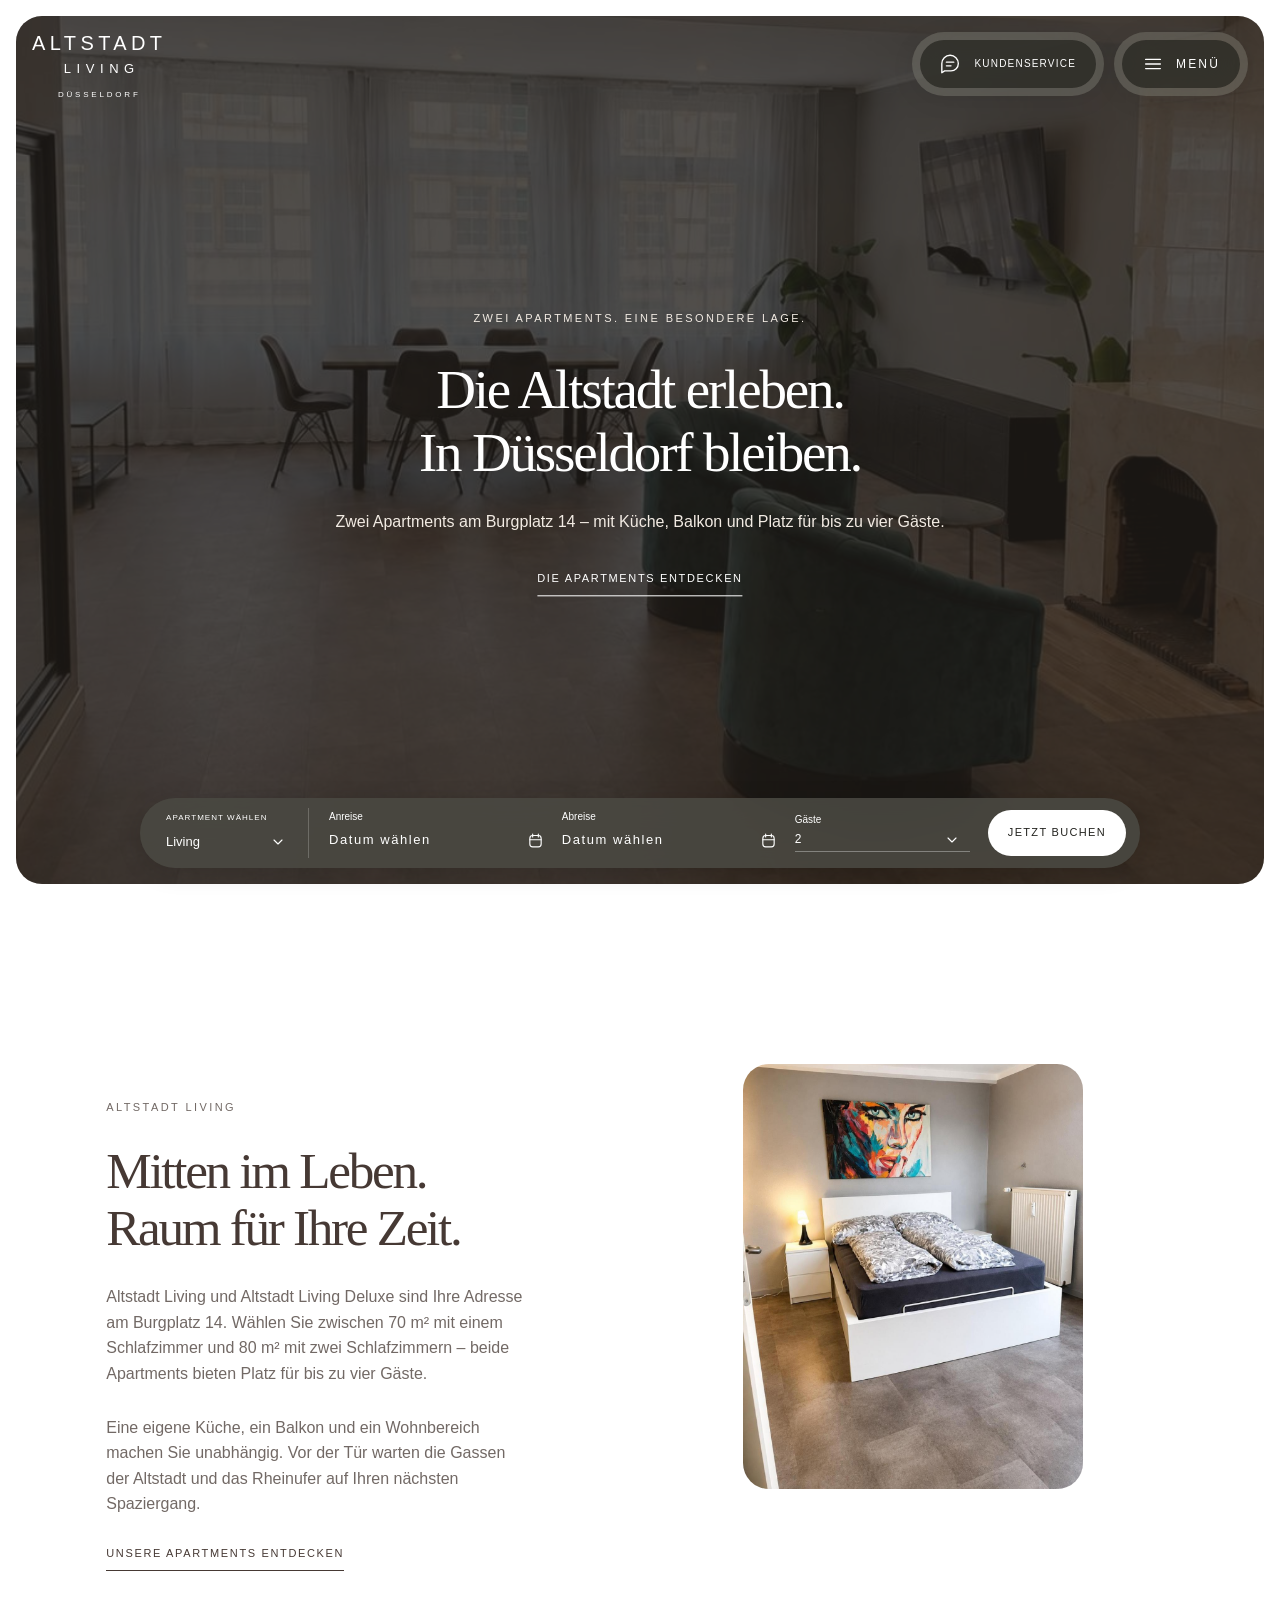
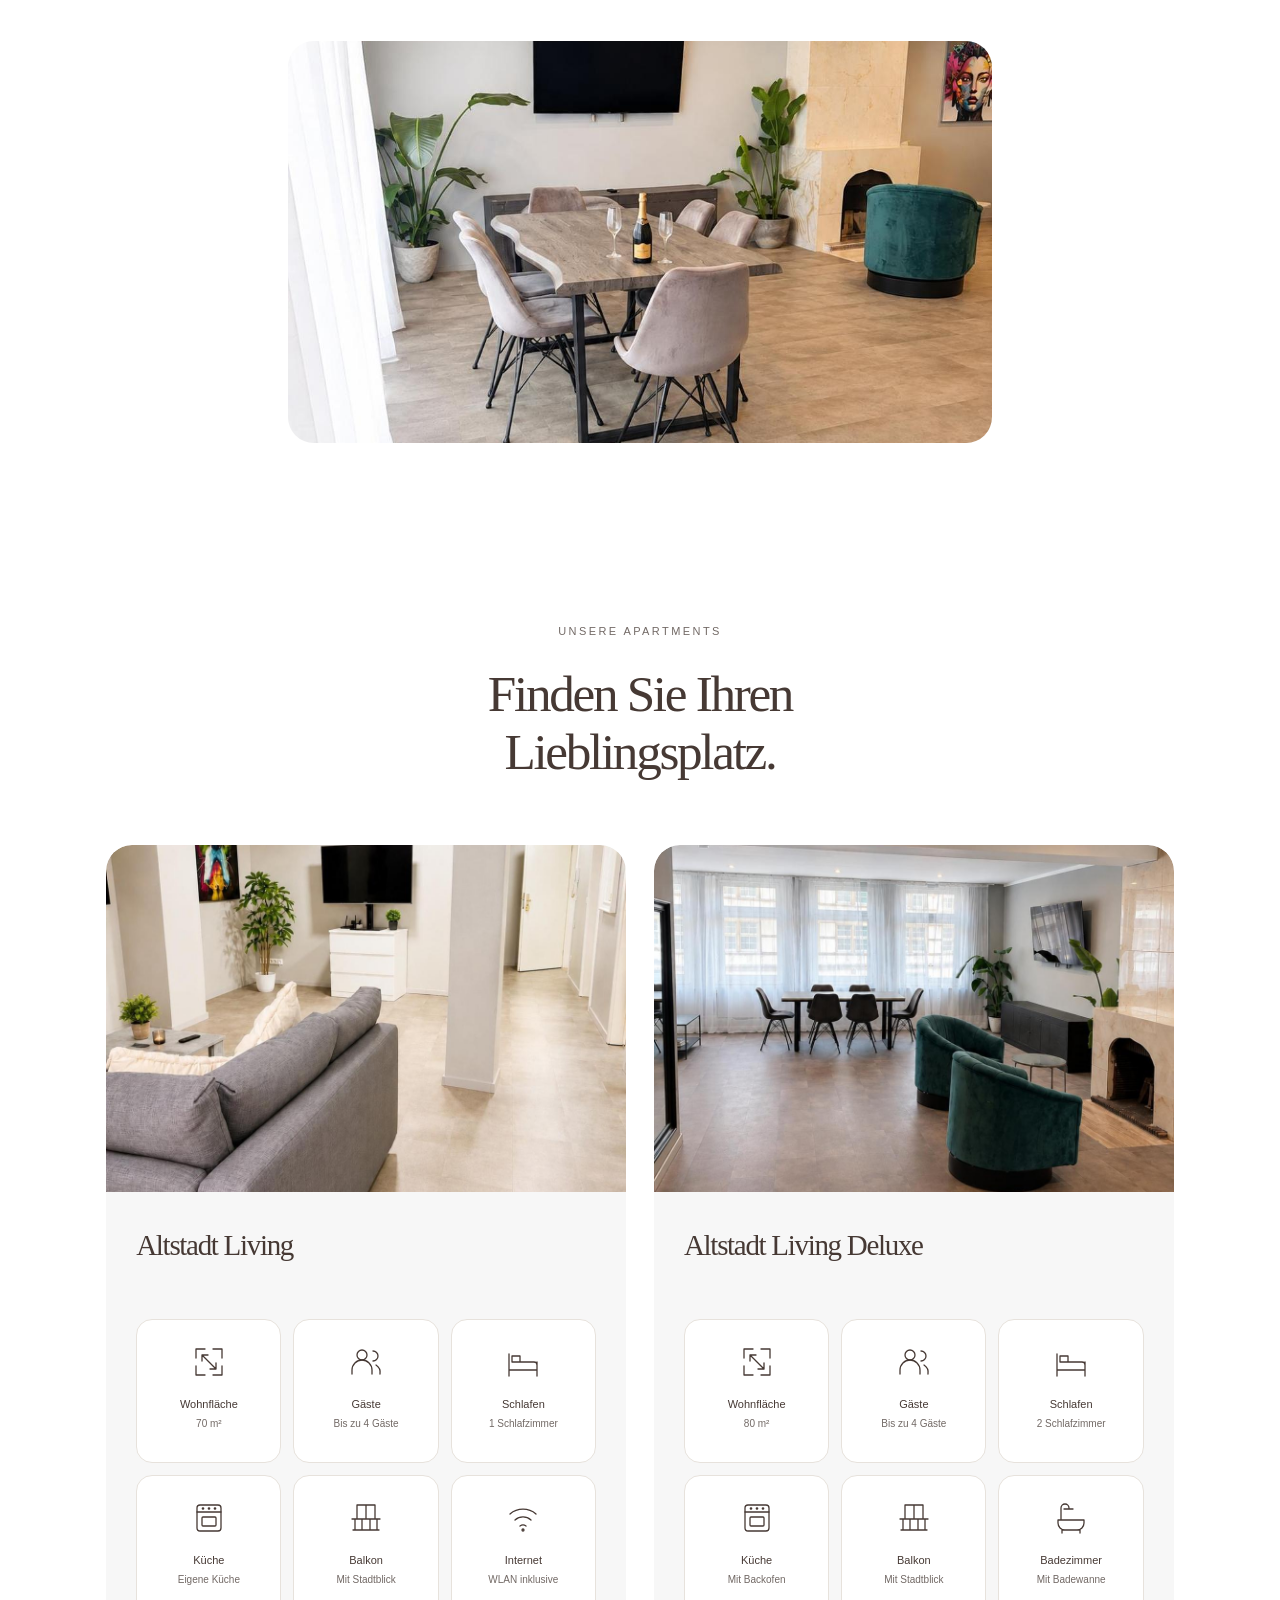
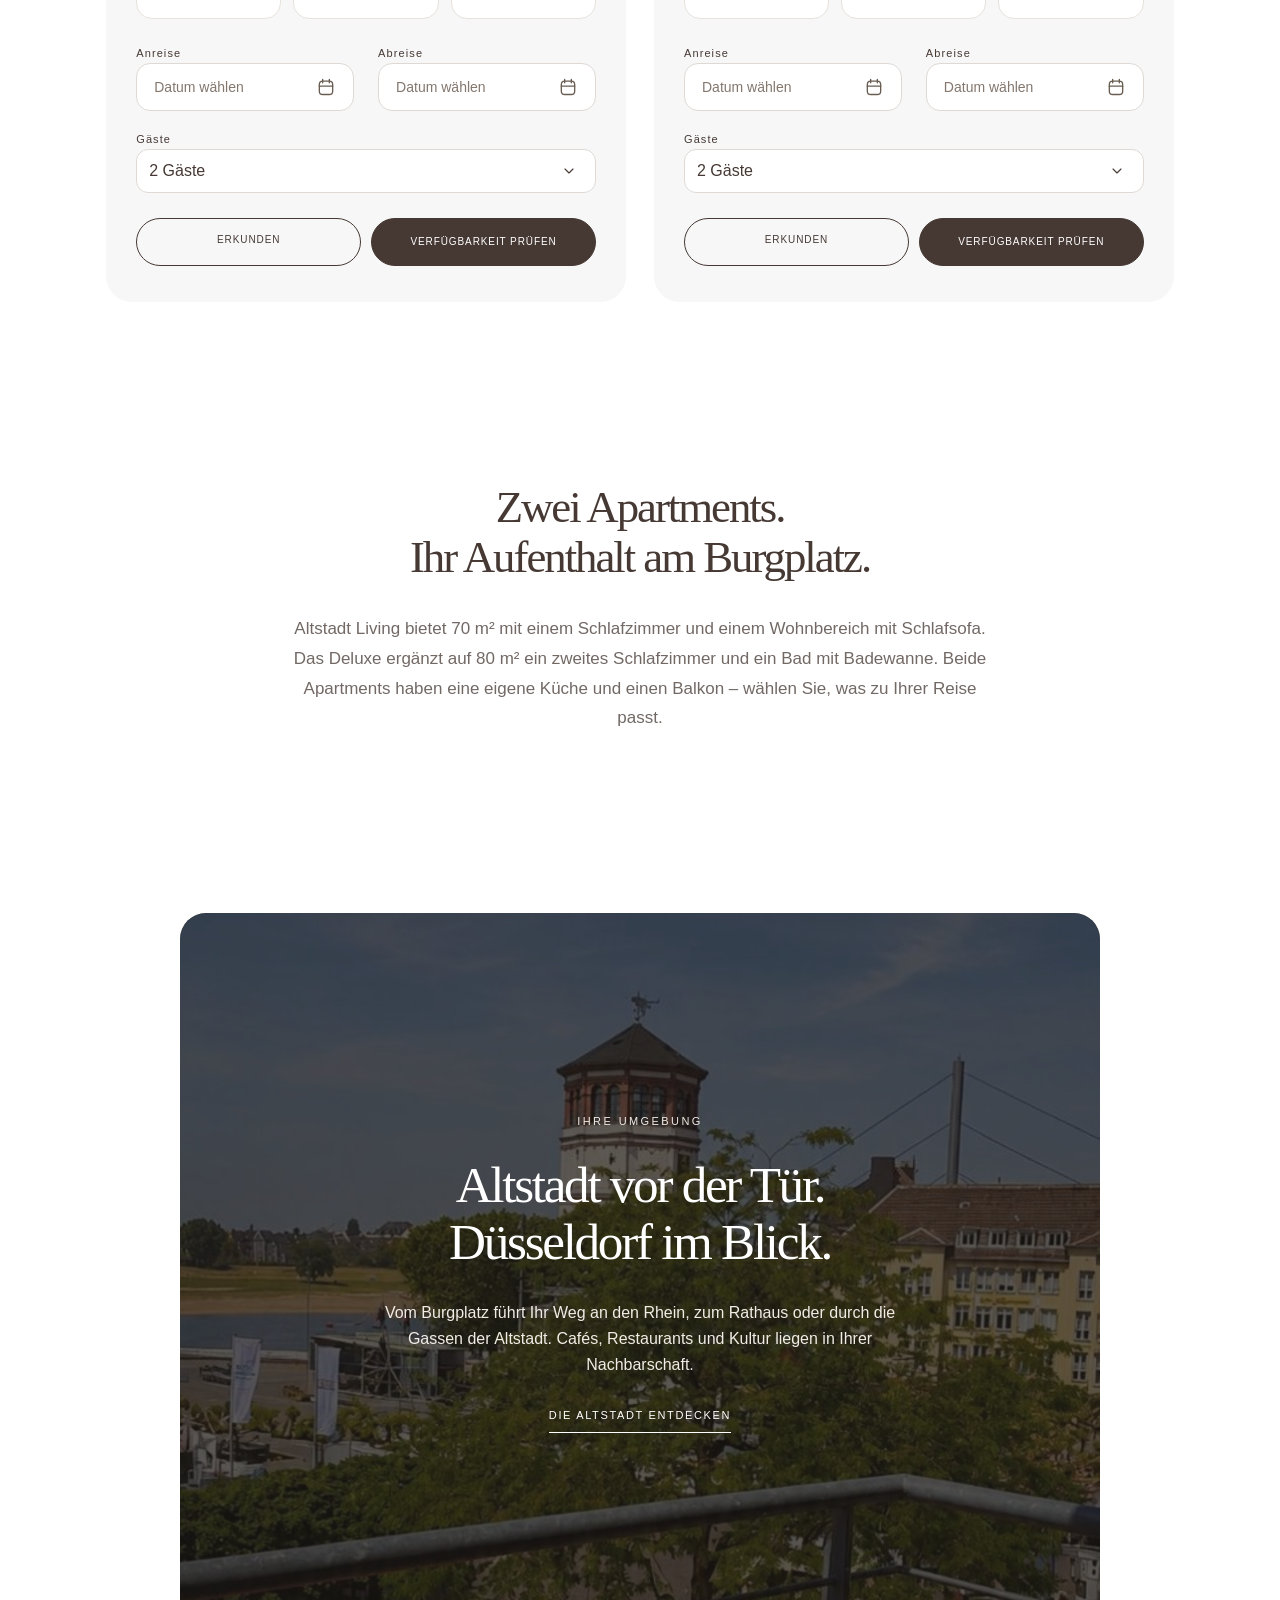
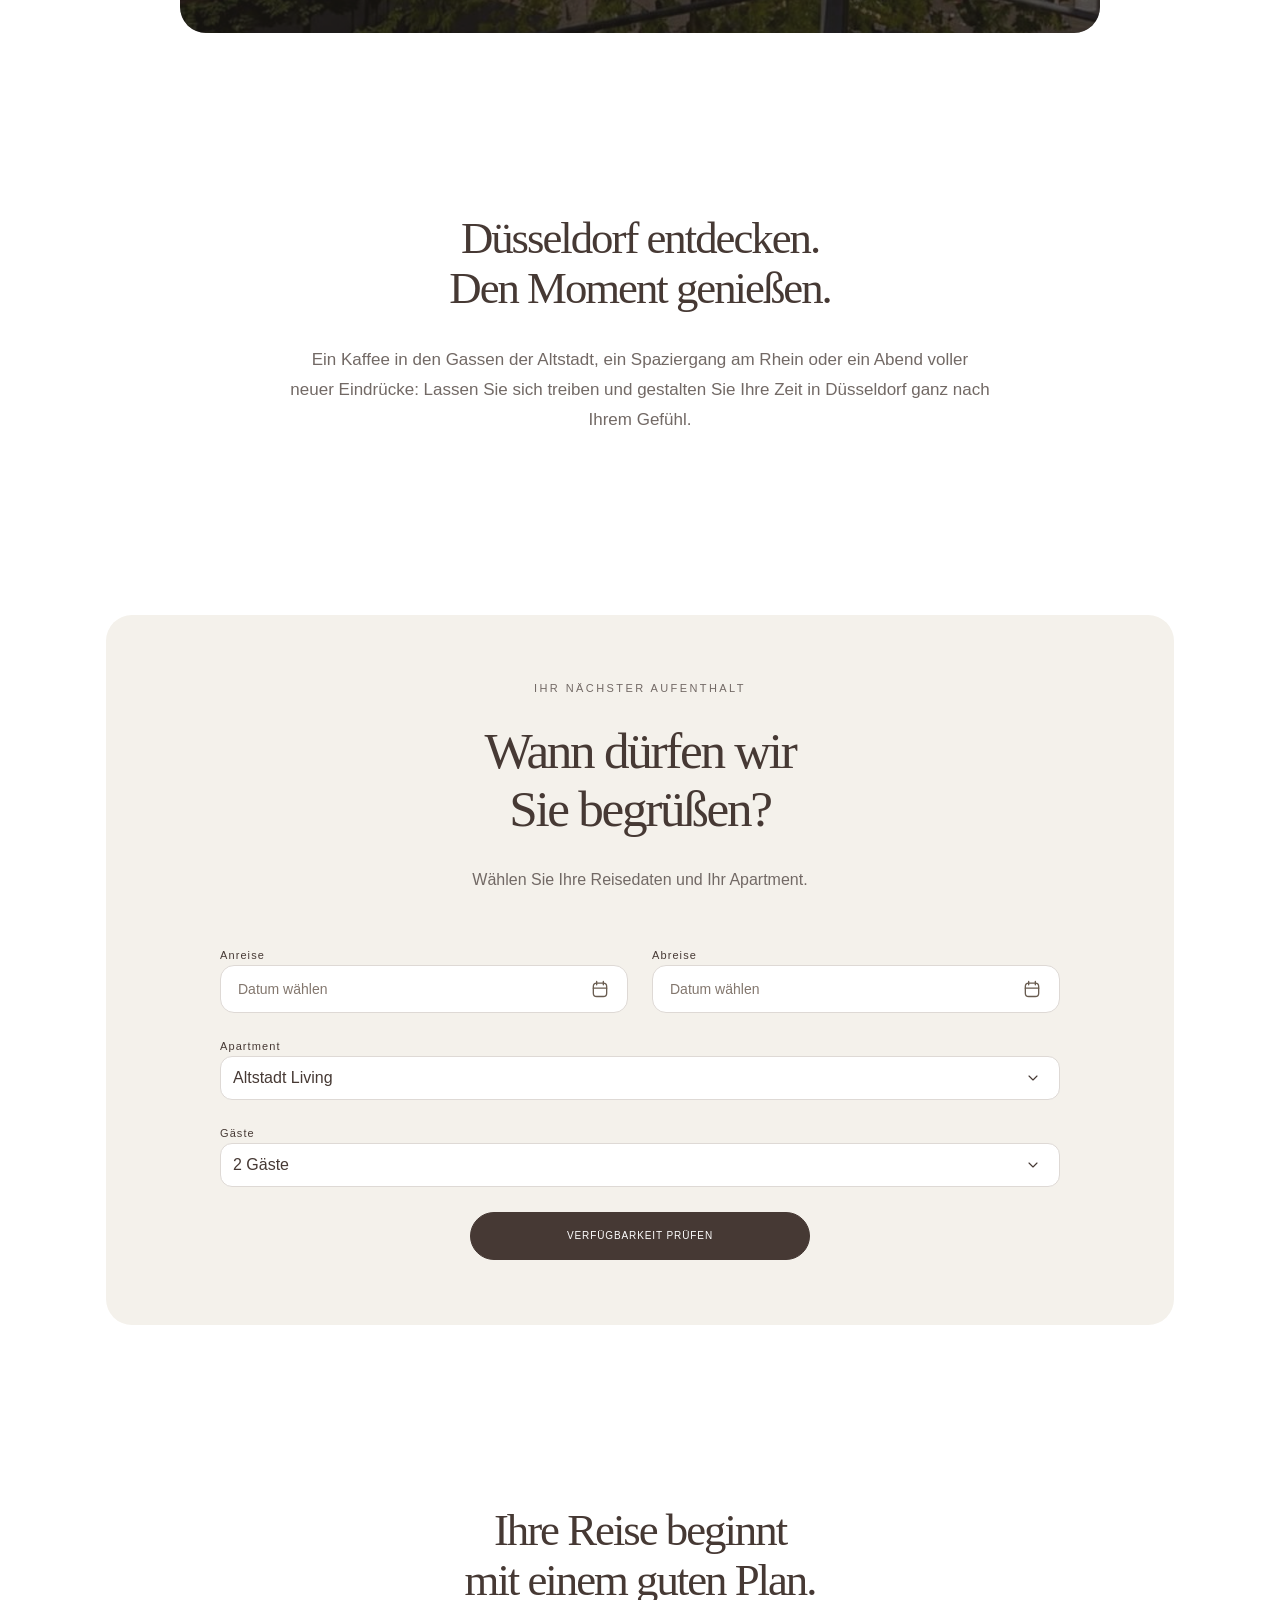
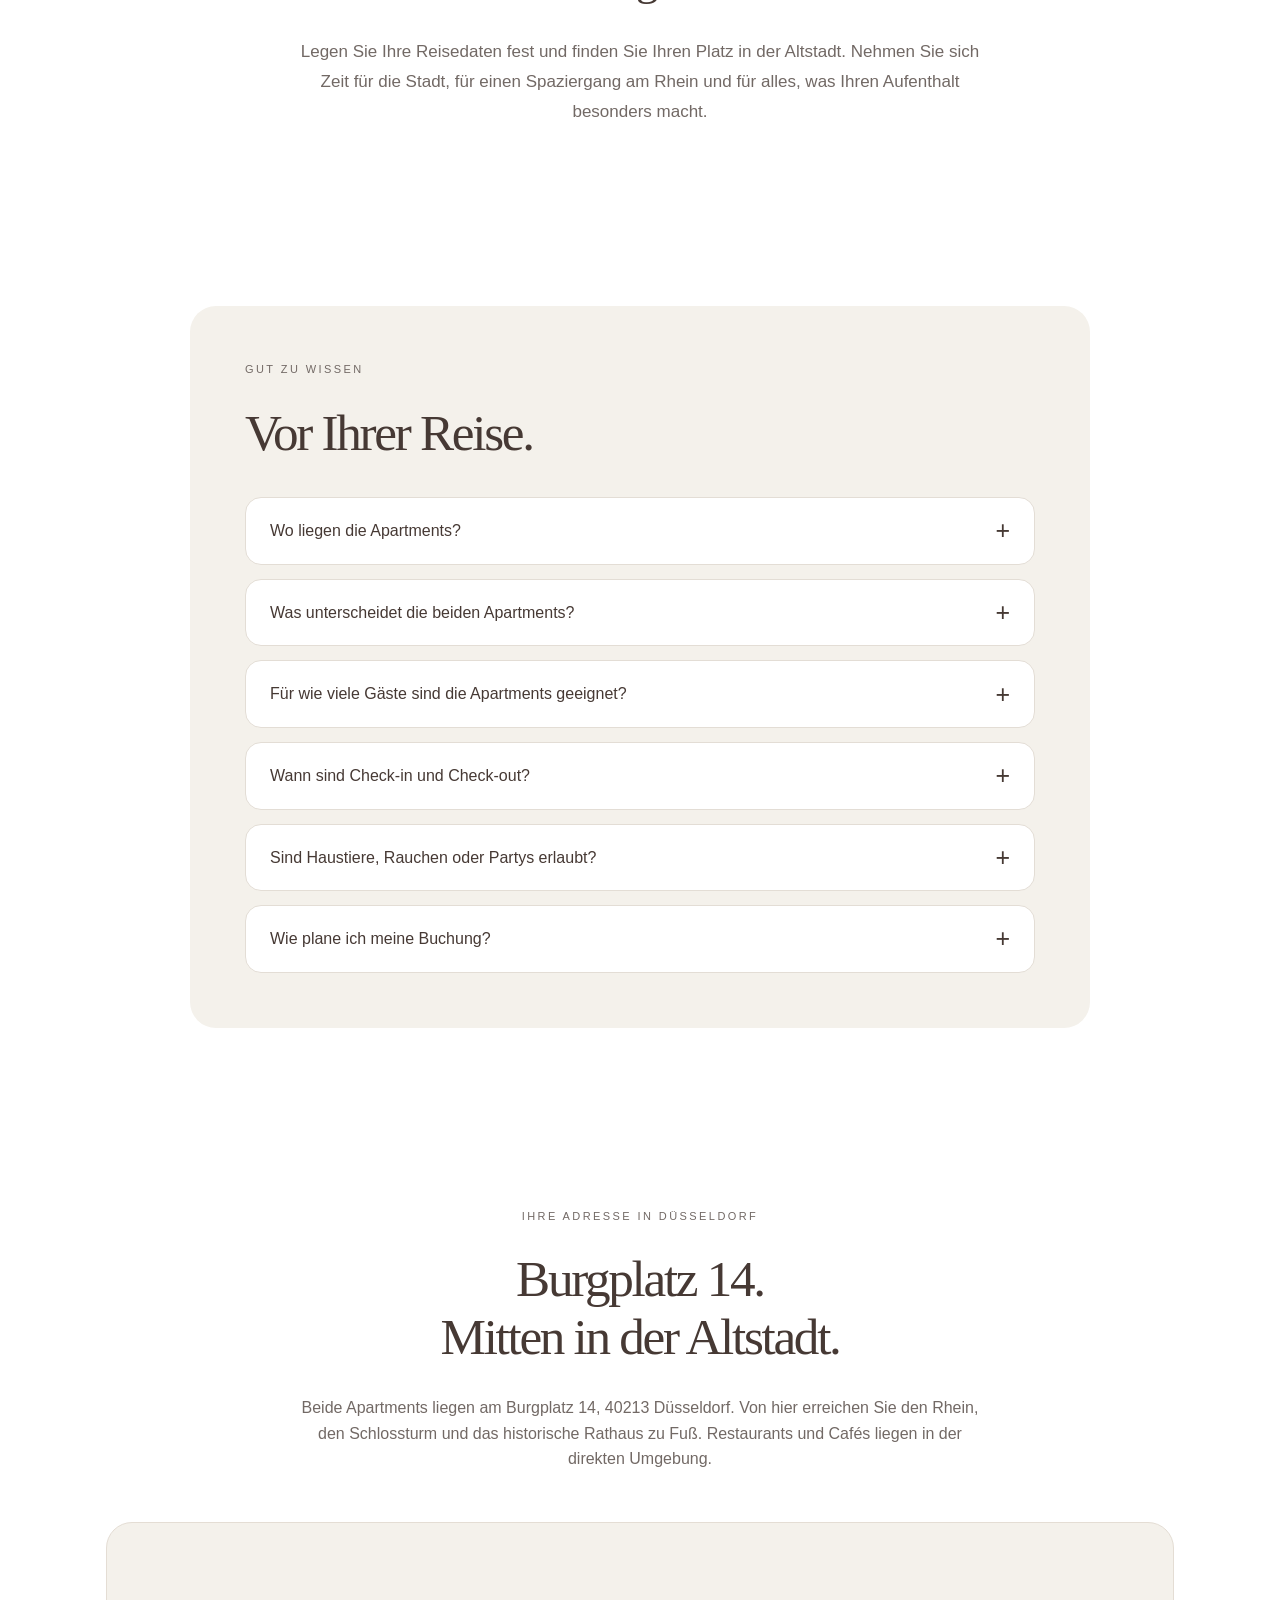
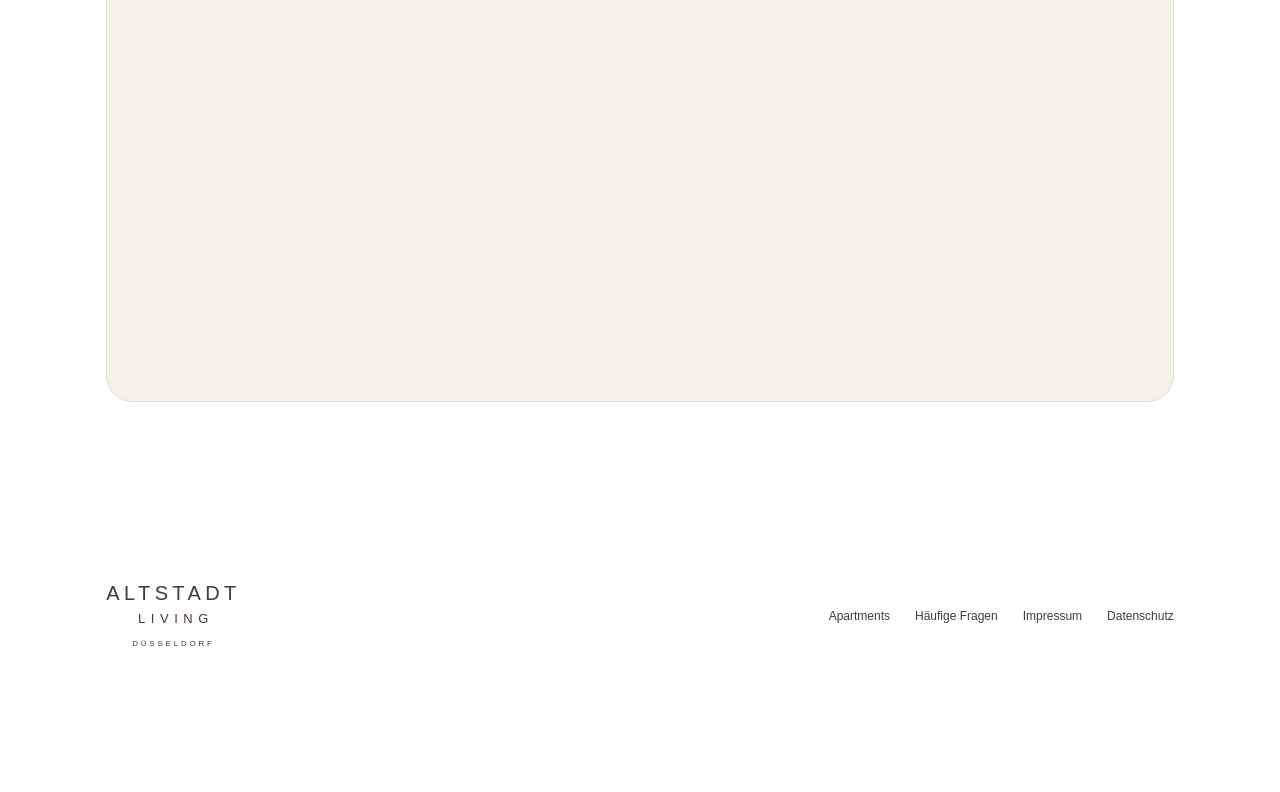
<file: public/index.html>
<!doctype html>
<html lang="de"><head><meta charset="utf-8"><meta name="viewport" content="width=device-width,initial-scale=1"><meta name="description" content="Altstadt Living und Altstadt Living Deluxe: zwei Apartments mit 70 und 80 m² für jeweils bis zu 4 Gäste am Burgplatz 14 in Düsseldorf. Mit Küche und Balkon."><meta name="theme-color" content="#463934"><title>Altstadt Living · Düsseldorf</title><link rel="stylesheet" href="style.css"><script src="config.js" defer></script><script src="apartments.js" defer></script><script src="app.js" defer></script><link rel="stylesheet" href="customer-service.css"><link rel="stylesheet" href="date-picker.css"><script src="service-knowledge.js" defer></script><script src="customer-service.js" defer></script><script src="date-picker.js" defer></script></head><body>
<a class="skip" href="#main">Zum Inhalt</a><header><a class="brand" href="index.html" aria-label="Altstadt Living – Startseite"><span class="brand-wordmark">ALTSTADT<span>LIVING</span></span><small>DÜSSELDORF</small></a><div class="header-actions"><button class="header-menu service-trigger" id="service-open" aria-haspopup="dialog" aria-controls="customer-service" aria-expanded="false" aria-label="Kundenservice öffnen"><svg class="menu-icon" viewBox="0 0 24 24" fill="none" stroke="currentColor" stroke-width="1.5" stroke-linecap="round" stroke-linejoin="round" aria-hidden="true"><path d="M20 11.5a8 8 0 0 1-8 8H5l-3 2V11.5a9 9 0 1 1 18 0Z"/><path d="M7 10h8m-8 4h5"/></svg><span class="service-label">KUNDENSERVICE</span></button><button class="header-menu" id="menu-open" aria-haspopup="dialog" aria-controls="menu"><svg class="menu-icon" viewbox="0 0 24 24" fill="none" aria-hidden="true"><path d="M4 7h16M4 12h16M4 17h16" stroke="currentColor" stroke-width="1.5" stroke-linecap="round"></path></svg>MENÜ</button></div></header>
<main id="main"><section class="hero" id="start"><div class="hero-image"><img src="images/altstadt-living-deluxe/03.jpg" alt="Wohn- und Essbereich – Altstadt Living Deluxe" fetchpriority="high"></div><div class="hero-copy"><p class="eyebrow">Zwei Apartments. Eine besondere Lage.</p><h1>Die Altstadt erleben.<br>In Düsseldorf bleiben.</h1><p>Zwei Apartments am Burgplatz 14 – mit Küche, Balkon und Platz für bis zu vier Gäste.</p><a class="line-link" href="#apartments">Die Apartments entdecken</a></div><span class="hero-number">01 / 02</span></section>
<section class="location-story wrap"><article class="land-story"><div class="story-copy"><p class="eyebrow">Altstadt Living</p><h2>Mitten im Leben.<br>Raum für Ihre Zeit.</h2><p>Altstadt Living und Altstadt Living Deluxe sind Ihre Adresse am Burgplatz 14. Wählen Sie zwischen 70 m² mit einem Schlafzimmer und 80 m² mit zwei Schlafzimmern – beide Apartments bieten Platz für bis zu vier Gäste.</p><p>Eine eigene Küche, ein Balkon und ein Wohnbereich machen Sie unabhängig. Vor der Tür warten die Gassen der Altstadt und das Rheinufer auf Ihren nächsten Spaziergang.</p><a class="line-link" href="#apartments">Unsere Apartments entdecken</a></div><figure class="story-small"><img src="images/altstadt-living/06.jpg" alt="Doppelbett im Schlafbereich – Altstadt Living" loading="lazy"></figure><figure class="story-landscape"><img src="images/altstadt-living-deluxe/04.jpg" alt="Essplatz und Wohnbereich – Altstadt Living Deluxe" loading="lazy"></figure></article></section><section id="apartments" class="apartments wrap"><div class="section-intro centered"><p class="eyebrow">Unsere Apartments</p><h2>Finden Sie Ihren<br>Lieblingsplatz.</h2></div><div class="cards"><article class="room-list-card"><a class="room-list-image" href="apartment-1.html"><img src="images/altstadt-living/04.jpg" alt="Wohnbereich mit Sofa und Flachbild-TV – Altstadt Living" loading="lazy"></a><div class="room-list-copy"><h3>Altstadt Living</h3><ul class="room-facts icon-facts"><li><div class="fact-icon-box"><svg viewbox="0 0 36 36" fill="none" stroke="currentColor" stroke-width="1.3" stroke-linecap="round" stroke-linejoin="round" aria-hidden="true"><path d="M5 14V5h9m8 0h9v9m0 8v9h-9m-8 0H5v-9M11 11l14 14M11 17v-6h6m2 14h6v-6"></path></svg></div><span><strong>Wohnfläche</strong><small>70 m²</small></span></li><li><div class="fact-icon-box"><svg viewbox="0 0 36 36" fill="none" stroke="currentColor" stroke-width="1.3" stroke-linecap="round" stroke-linejoin="round" aria-hidden="true"><circle cx="14" cy="11" r="5"></circle><path d="M4 30v-4a10 10 0 0 1 20 0v4M25 7a5 5 0 0 1 0 10m3 4a9 9 0 0 1 4 9"></path></svg></div><span><strong>Gäste</strong><small>Bis zu 4 Gäste</small></span></li><li><div class="fact-icon-box"><svg viewbox="0 0 36 36" fill="none" stroke="currentColor" stroke-width="1.3" stroke-linecap="round" stroke-linejoin="round" aria-hidden="true"><path d="M4 10v22m28-14v14M4 26h28M7 18h22a3 3 0 0 1 3 3v5M7 12h8v6H7Z"></path></svg></div><span><strong>Schlafen</strong><small>1 Schlafzimmer</small></span></li><li><div class="fact-icon-box"><svg viewbox="0 0 36 36" fill="none" stroke="currentColor" stroke-width="1.3" stroke-linecap="round" stroke-linejoin="round" aria-hidden="true"><rect x="6" y="5" width="24" height="26" rx="3"></rect><path d="M6 12h24"></path><rect x="11" y="17" width="14" height="9" rx="1"></rect><circle cx="12" cy="8.5" r=".7"></circle><circle cx="18" cy="8.5" r=".7"></circle><circle cx="24" cy="8.5" r=".7"></circle></svg></div><span><strong>Küche</strong><small>Eigene Küche</small></span></li><li><div class="fact-icon-box"><svg viewbox="0 0 36 36" fill="none" stroke="currentColor" stroke-width="1.3" stroke-linecap="round" stroke-linejoin="round" aria-hidden="true"><path d="M9 18V5h18v13M18 5v13M4 19h28M5 30h26M7 19v11m7-11v11m8-11v11m7-11v11"></path></svg></div><span><strong>Balkon</strong><small>Mit Stadtblick</small></span></li><li><div class="fact-icon-box"><svg viewbox="0 0 36 36" fill="none" stroke="currentColor" stroke-width="1.3" stroke-linecap="round" stroke-linejoin="round" aria-hidden="true"><path d="M5 14a20 20 0 0 1 26 0M10 20a12 12 0 0 1 16 0M15 26a5 5 0 0 1 6 0"></path><circle cx="18" cy="30" r="1"></circle></svg></div><span><strong>Internet</strong><small>WLAN inklusive</small></span></li></ul><form class="stay-form" data-apartment="apartment1"><div class="date-fields"><label for="1-arrival">Anreise<input id="1-arrival" name="arrival" type="date" required></label><label for="1-departure">Abreise<input id="1-departure" name="departure" type="date" required></label></div><label class="guest-field" for="guests-1">Gäste<select id="guests-1" name="guests" required><option value="1">1 Gast</option><option value="2" selected>2 Gäste</option><option value="3">3 Gäste</option><option value="4">4 Gäste</option></select></label><div class="room-actions"><a class="outline" href="apartment-1.html">ERKUNDEN</a><button class="solid" type="submit">VERFÜGBARKEIT PRÜFEN</button></div><p class="form-status" role="status"></p></form></div></article><article class="room-list-card"><a class="room-list-image" href="apartment-2.html"><img src="images/altstadt-living-deluxe/03.jpg" alt="Wohn- und Essbereich – Altstadt Living Deluxe" loading="lazy"></a><div class="room-list-copy"><h3>Altstadt Living Deluxe</h3><ul class="room-facts icon-facts"><li><div class="fact-icon-box"><svg viewbox="0 0 36 36" fill="none" stroke="currentColor" stroke-width="1.3" stroke-linecap="round" stroke-linejoin="round" aria-hidden="true"><path d="M5 14V5h9m8 0h9v9m0 8v9h-9m-8 0H5v-9M11 11l14 14M11 17v-6h6m2 14h6v-6"></path></svg></div><span><strong>Wohnfläche</strong><small>80 m²</small></span></li><li><div class="fact-icon-box"><svg viewbox="0 0 36 36" fill="none" stroke="currentColor" stroke-width="1.3" stroke-linecap="round" stroke-linejoin="round" aria-hidden="true"><circle cx="14" cy="11" r="5"></circle><path d="M4 30v-4a10 10 0 0 1 20 0v4M25 7a5 5 0 0 1 0 10m3 4a9 9 0 0 1 4 9"></path></svg></div><span><strong>Gäste</strong><small>Bis zu 4 Gäste</small></span></li><li><div class="fact-icon-box"><svg viewbox="0 0 36 36" fill="none" stroke="currentColor" stroke-width="1.3" stroke-linecap="round" stroke-linejoin="round" aria-hidden="true"><path d="M4 10v22m28-14v14M4 26h28M7 18h22a3 3 0 0 1 3 3v5M7 12h8v6H7Z"></path></svg></div><span><strong>Schlafen</strong><small>2 Schlafzimmer</small></span></li><li><div class="fact-icon-box"><svg viewbox="0 0 36 36" fill="none" stroke="currentColor" stroke-width="1.3" stroke-linecap="round" stroke-linejoin="round" aria-hidden="true"><rect x="6" y="5" width="24" height="26" rx="3"></rect><path d="M6 12h24"></path><rect x="11" y="17" width="14" height="9" rx="1"></rect><circle cx="12" cy="8.5" r=".7"></circle><circle cx="18" cy="8.5" r=".7"></circle><circle cx="24" cy="8.5" r=".7"></circle></svg></div><span><strong>Küche</strong><small>Mit Backofen</small></span></li><li><div class="fact-icon-box"><svg viewbox="0 0 36 36" fill="none" stroke="currentColor" stroke-width="1.3" stroke-linecap="round" stroke-linejoin="round" aria-hidden="true"><path d="M9 18V5h18v13M18 5v13M4 19h28M5 30h26M7 19v11m7-11v11m8-11v11m7-11v11"></path></svg></div><span><strong>Balkon</strong><small>Mit Stadtblick</small></span></li><li><div class="fact-icon-box"><svg viewbox="0 0 36 36" fill="none" stroke="currentColor" stroke-width="1.3" stroke-linecap="round" stroke-linejoin="round" aria-hidden="true"><path d="M5 20h26v3a7 7 0 0 1-7 7H12a7 7 0 0 1-7-7v-3ZM8 20V8a4 4 0 0 1 8 0M11 9h9M9 30v3m18-3v3"></path></svg></div><span><strong>Badezimmer</strong><small>Mit Badewanne</small></span></li></ul><form class="stay-form" data-apartment="apartment2"><div class="date-fields"><label for="2-arrival">Anreise<input id="2-arrival" name="arrival" type="date" required></label><label for="2-departure">Abreise<input id="2-departure" name="departure" type="date" required></label></div><label class="guest-field" for="guests-2">Gäste<select id="guests-2" name="guests" required><option value="1">1 Gast</option><option value="2" selected>2 Gäste</option><option value="3">3 Gäste</option><option value="4">4 Gäste</option></select></label><div class="room-actions"><a class="outline" href="apartment-2.html">ERKUNDEN</a><button class="solid" type="submit">VERFÜGBARKEIT PRÜFEN</button></div><p class="form-status" role="status"></p></form></div></article></div></section><section class="text-story wrap "><h2>Zwei Apartments.<br>Ihr Aufenthalt am Burgplatz.</h2><p>Altstadt Living bietet 70 m² mit einem Schlafzimmer und einem Wohnbereich mit Schlafsofa. Das Deluxe ergänzt auf 80 m² ein zweites Schlafzimmer und ein Bad mit Badewanne. Beide Apartments haben eine eigene Küche und einen Balkon – wählen Sie, was zu Ihrer Reise passt.</p></section><section class="city image-banner"><figure class="city-photo"><img src="images/altstadt-living/02.jpg" alt="Blick vom Balkon auf die Düsseldorfer Altstadt – Altstadt Living" loading="lazy"></figure><div class="city-copy"><p class="eyebrow">Ihre Umgebung</p><h2>Altstadt vor der Tür.<br>Düsseldorf im Blick.</h2><p>Vom Burgplatz führt Ihr Weg an den Rhein, zum Rathaus oder durch die Gassen der Altstadt. Cafés, Restaurants und Kultur liegen in Ihrer Nachbarschaft.</p><a class="line-link" href="https://www.google.com/maps/search/?api=1&amp;query=Burgplatz+14%2C+40213+D%C3%BCsseldorf%2C+Deutschland" target="_blank" rel="noopener noreferrer">Die Altstadt entdecken</a></div></section><section class="text-story wrap surroundings-story"><h2>Düsseldorf entdecken.<br>Den Moment genießen.</h2><p>Ein Kaffee in den Gassen der Altstadt, ein Spaziergang am Rhein oder ein Abend voller neuer Eindrücke: Lassen Sie sich treiben und gestalten Sie Ihre Zeit in Düsseldorf ganz nach Ihrem Gefühl.</p></section><section id="buchen" class="booking wrap"><p class="eyebrow">Ihr nächster Aufenthalt</p><h2>Wann dürfen wir<br>Sie begrüßen?</h2><p class="lead">Wählen Sie Ihre Reisedaten und Ihr Apartment.</p><form class="stay-form" data-apartment=""><div class="date-fields"><label for="arrival">Anreise<input id="arrival" name="arrival" type="date" required></label><label for="departure">Abreise<input id="departure" name="departure" type="date" required></label></div><label for="apartment">Apartment<select name="apartment" id="apartment"><option value="apartment1">Altstadt Living</option><option value="apartment2">Altstadt Living Deluxe</option></select></label><label class="guest-field" for="guests-3">Gäste<select id="guests-3" name="guests" required><option value="1">1 Gast</option><option value="2" selected>2 Gäste</option><option value="3">3 Gäste</option><option value="4">4 Gäste</option></select></label><div class="room-actions"><button class="solid" type="submit">VERFÜGBARKEIT PRÜFEN</button></div><p class="form-status" role="status"></p></form></section>
<section class="text-story wrap "><h2>Ihre Reise beginnt<br>mit einem guten Plan.</h2><p>Legen Sie Ihre Reisedaten fest und finden Sie Ihren Platz in der Altstadt. Nehmen Sie sich Zeit für die Stadt, für einen Spaziergang am Rhein und für alles, was Ihren Aufenthalt besonders macht.</p></section><section class="faq wrap" id="fragen"><p class="eyebrow">Gut zu wissen</p><h2>Vor Ihrer Reise.</h2><details><summary>Wo liegen die Apartments?</summary><p>Altstadt Living und Altstadt Living Deluxe liegen am Burgplatz 14, 40213 Düsseldorf. Der Burgplatz, die Rheinpromenade und das historische Rathaus prägen die direkte Umgebung.</p></details><details><summary>Was unterscheidet die beiden Apartments?</summary><p>Altstadt Living bietet 70 m², ein Schlafzimmer, einen Wohnbereich mit Schlafsofa, ein Duschbad und kostenfreies WLAN. Altstadt Living Deluxe bietet 80 m², zwei Schlafzimmer, eine Küche mit Backofen und ein Bad mit Badewanne. Beide haben einen Balkon und eine Waschmaschine.</p></details><details><summary>Für wie viele Gäste sind die Apartments geeignet?</summary><p>Jedes Apartment ist für bis zu vier Gäste vorgesehen. Kinder sind im Deluxe willkommen; bei Altstadt Living sind laut aktuellem Inserat keine Aufenthalte mit Kindern vorgesehen. Baby- und Zustellbetten werden nicht angeboten.</p></details><details><summary>Wann sind Check-in und Check-out?</summary><p>Altstadt Living: Check-in von 15:00 bis 22:00 Uhr. Altstadt Living Deluxe: Check-in von 15:00 bis 18:00 Uhr. Der Check-out ist bei beiden Apartments von 08:00 bis 12:00 Uhr möglich. Bitte teilen Sie Ihre geplante Ankunftszeit vorab mit.</p></details><details><summary>Sind Haustiere, Rauchen oder Partys erlaubt?</summary><p>Beide Apartments sind Nichtraucherunterkünfte. Haustiere und Partys oder Veranstaltungen sind nicht gestattet.</p></details><details><summary>Wie plane ich meine Buchung?</summary><p>Wählen Sie Ihr Apartment, die Reisedaten und die Gästezahl. Die Buchungsübersicht fasst Ihre Auswahl zusammen. Preise sowie Zahlungs- und Stornierungsbedingungen müssen vor dem verbindlichen Abschluss im Buchungsformular bestätigt werden.</p></details></section>
<section class="location-map wrap home-map"><div class="map-intro"><p class="eyebrow">Ihre Adresse in Düsseldorf</p><h2>Burgplatz 14.<br>Mitten in der Altstadt.</h2><p>Beide Apartments liegen am Burgplatz 14, 40213 Düsseldorf. Von hier erreichen Sie den Rhein, den Schlossturm und das historische Rathaus zu Fuß. Restaurants und Cafés liegen in der direkten Umgebung.</p></div><div class="map-frame"><iframe title="Google Maps: Burgplatz 14, 40213 Düsseldorf" src="https://www.google.com/maps?q=Burgplatz+14%2C+40213+D%C3%BCsseldorf%2C+Deutschland&amp;z=17&amp;output=embed" width="100%" height="480" style="border:0" loading="lazy" referrerpolicy="no-referrer-when-downgrade" allowfullscreen></iframe></div></section></main>
<footer class="wrap"><a class="brand" href="index.html" aria-label="Altstadt Living – Startseite"><span class="brand-wordmark">ALTSTADT<span>LIVING</span></span><small>DÜSSELDORF</small></a><nav><a href="#apartments">Apartments</a><a href="#fragen">Häufige Fragen</a><a href="impressum.html">Impressum</a><a href="datenschutz.html">Datenschutz</a></nav></footer>
<nav class="dock floating-dock room-booking-dock" aria-label="Buchung und Menü"><label class="dock-apartment-choice" for="quick-apartment"><span>APARTMENT WÄHLEN</span><select id="quick-apartment" aria-label="Apartment auswählen"><option value="apartment-1.html" selected>Living</option><option value="apartment-2.html">Living Deluxe</option></select></label><form class="stay-form dock-booking" data-apartment="apartment1"><div class="date-fields"><label for="dock-arrival">Anreise<input id="dock-arrival" name="arrival" type="date" required></label><label for="dock-departure">Abreise<input id="dock-departure" name="departure" type="date" required></label></div><label class="guest-field dock-guest-field" for="dock-guests">Gäste<select id="dock-guests" name="guests"><option value="1">1</option><option value="2" selected>2</option><option value="3">3</option><option value="4">4</option></select></label><button class="dock-submit dock-desktop" type="submit"><span>JETZT BUCHEN</span></button><a class="dock-submit dock-mobile" href="apartment-1.html#buchen">JETZT BUCHEN</a><p class="form-status" role="status"></p></form></nav>
<dialog id="menu" class="menu-dialog" aria-label="Seitennavigation"><button class="close" aria-label="Menü schließen">×</button><p class="eyebrow">Altstadt Living</p><div class="menu-content"><nav aria-label="Hauptnavigation"><a href="#start">Willkommen</a><a href="index.html#apartments">Die Apartments</a></nav><div class="menu-apartments"><a class="menu-apartment" href="apartment-1.html"><img src="images/altstadt-living/04.jpg" alt="Wohnbereich mit Sofa und Flachbild-TV – Altstadt Living" loading="lazy"><span>Altstadt Living <span aria-hidden="true">↗</span></span></a><a class="menu-apartment" href="apartment-2.html"><img src="images/altstadt-living-deluxe/03.jpg" alt="Wohn- und Essbereich – Altstadt Living Deluxe" loading="lazy"><span>Altstadt Living Deluxe <span aria-hidden="true">↗</span></span></a></div><nav aria-label="Aufenthalt und Informationen"><a href="#buchen">Aufenthalt planen</a><a href="#fragen">Gut zu wissen</a></nav><div class="menu-contacts"><p class="eyebrow">Kontakt</p><a class="menu-contact" data-contact="phone" aria-disabled="true"><svg viewbox="0 0 24 24" fill="none" stroke="currentColor" stroke-width="1.5" stroke-linecap="round" stroke-linejoin="round" aria-hidden="true"><path d="M21 16.9v3a2 2 0 0 1-2.2 2A19.8 19.8 0 0 1 2.1 5.2 2 2 0 0 1 4.1 3h3a2 2 0 0 1 2 1.7c.1 1 .4 1.9.7 2.8a2 2 0 0 1-.5 2.1L8 10.9a16 16 0 0 0 5.1 5.1l1.3-1.3a2 2 0 0 1 2.1-.5c.9.3 1.8.6 2.8.7a2 2 0 0 1 1.7 2Z"></path></svg><span><strong>Telefon</strong><small data-contact-value>Telefonnummer folgt</small></span></a><a class="menu-contact" data-contact="email" aria-disabled="true"><svg viewbox="0 0 24 24" fill="none" stroke="currentColor" stroke-width="1.5" stroke-linecap="round" stroke-linejoin="round" aria-hidden="true"><rect x="3" y="5" width="18" height="14" rx="3"></rect><path d="m3 7 9 6 9-6"></path></svg><span><strong>E-Mail</strong><small data-contact-value>E-Mail-Adresse folgt</small></span></a></div></div></dialog>

</body></html>
</file>
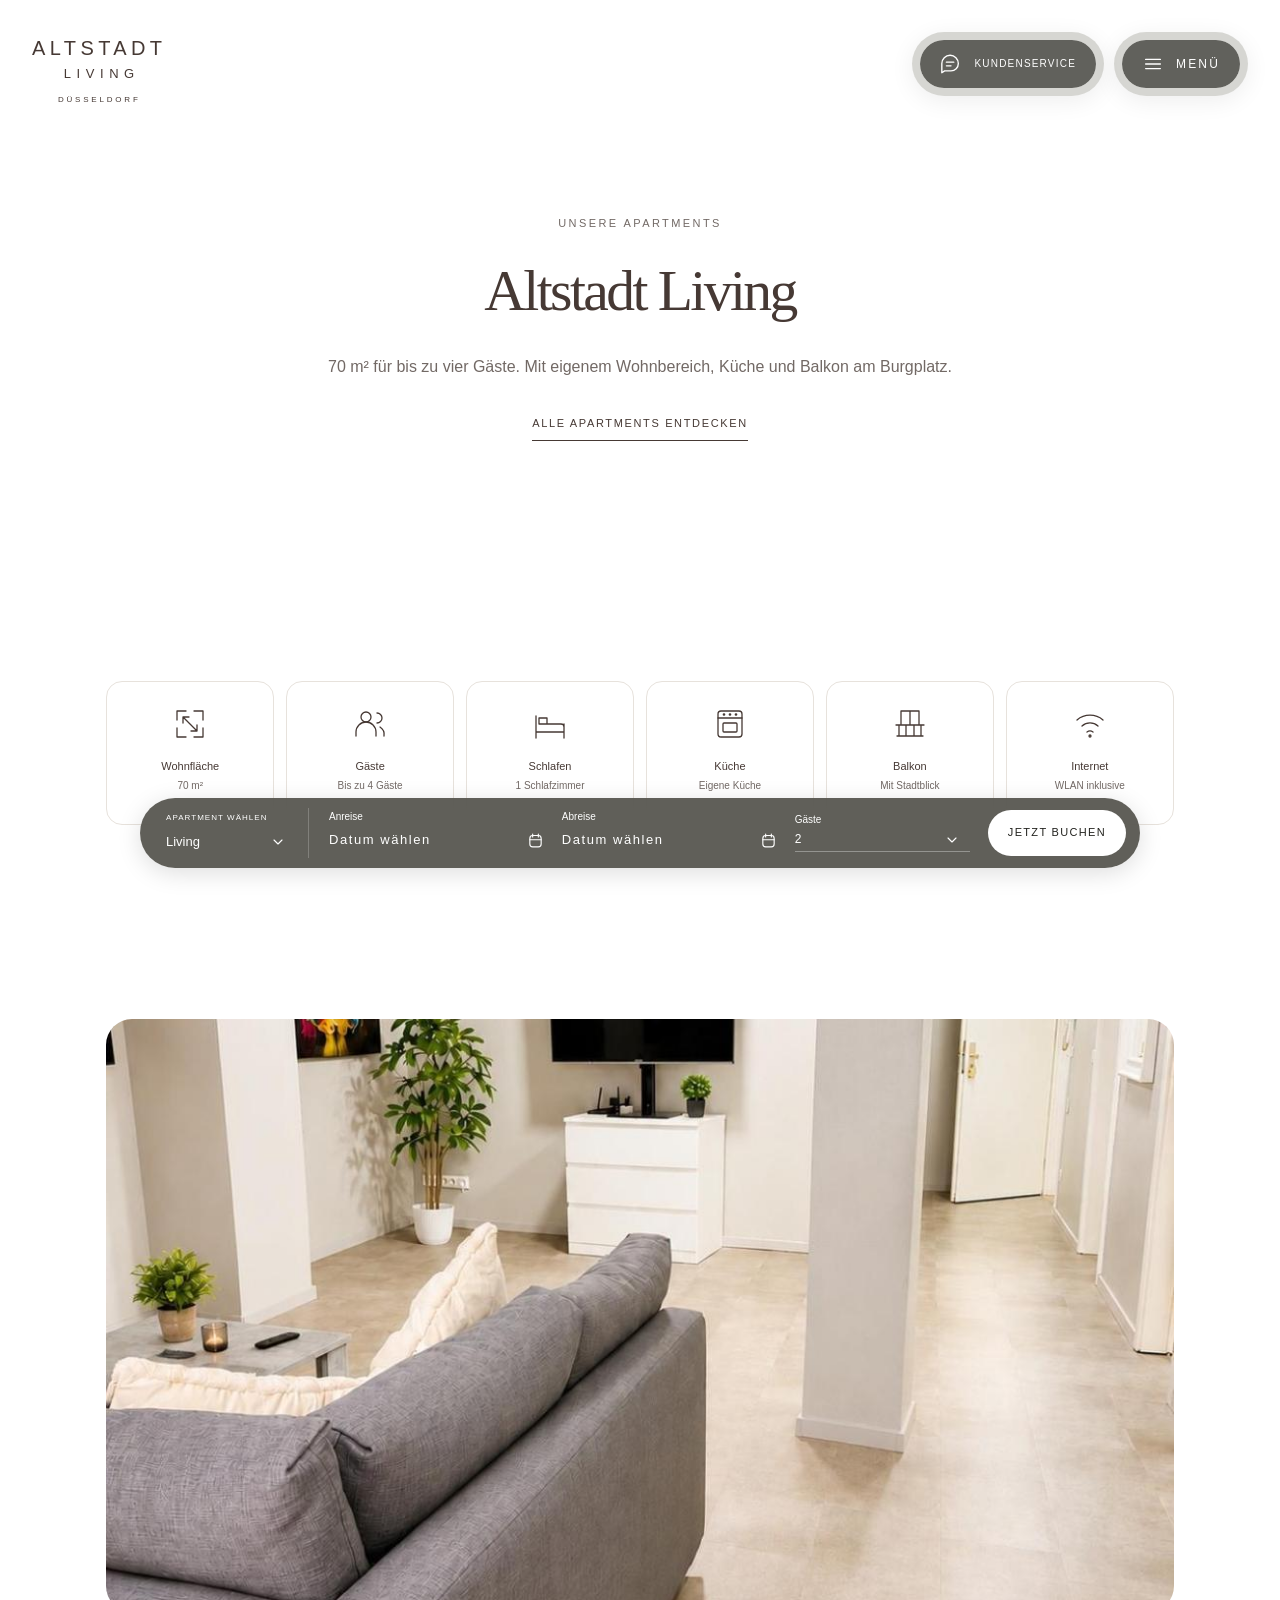
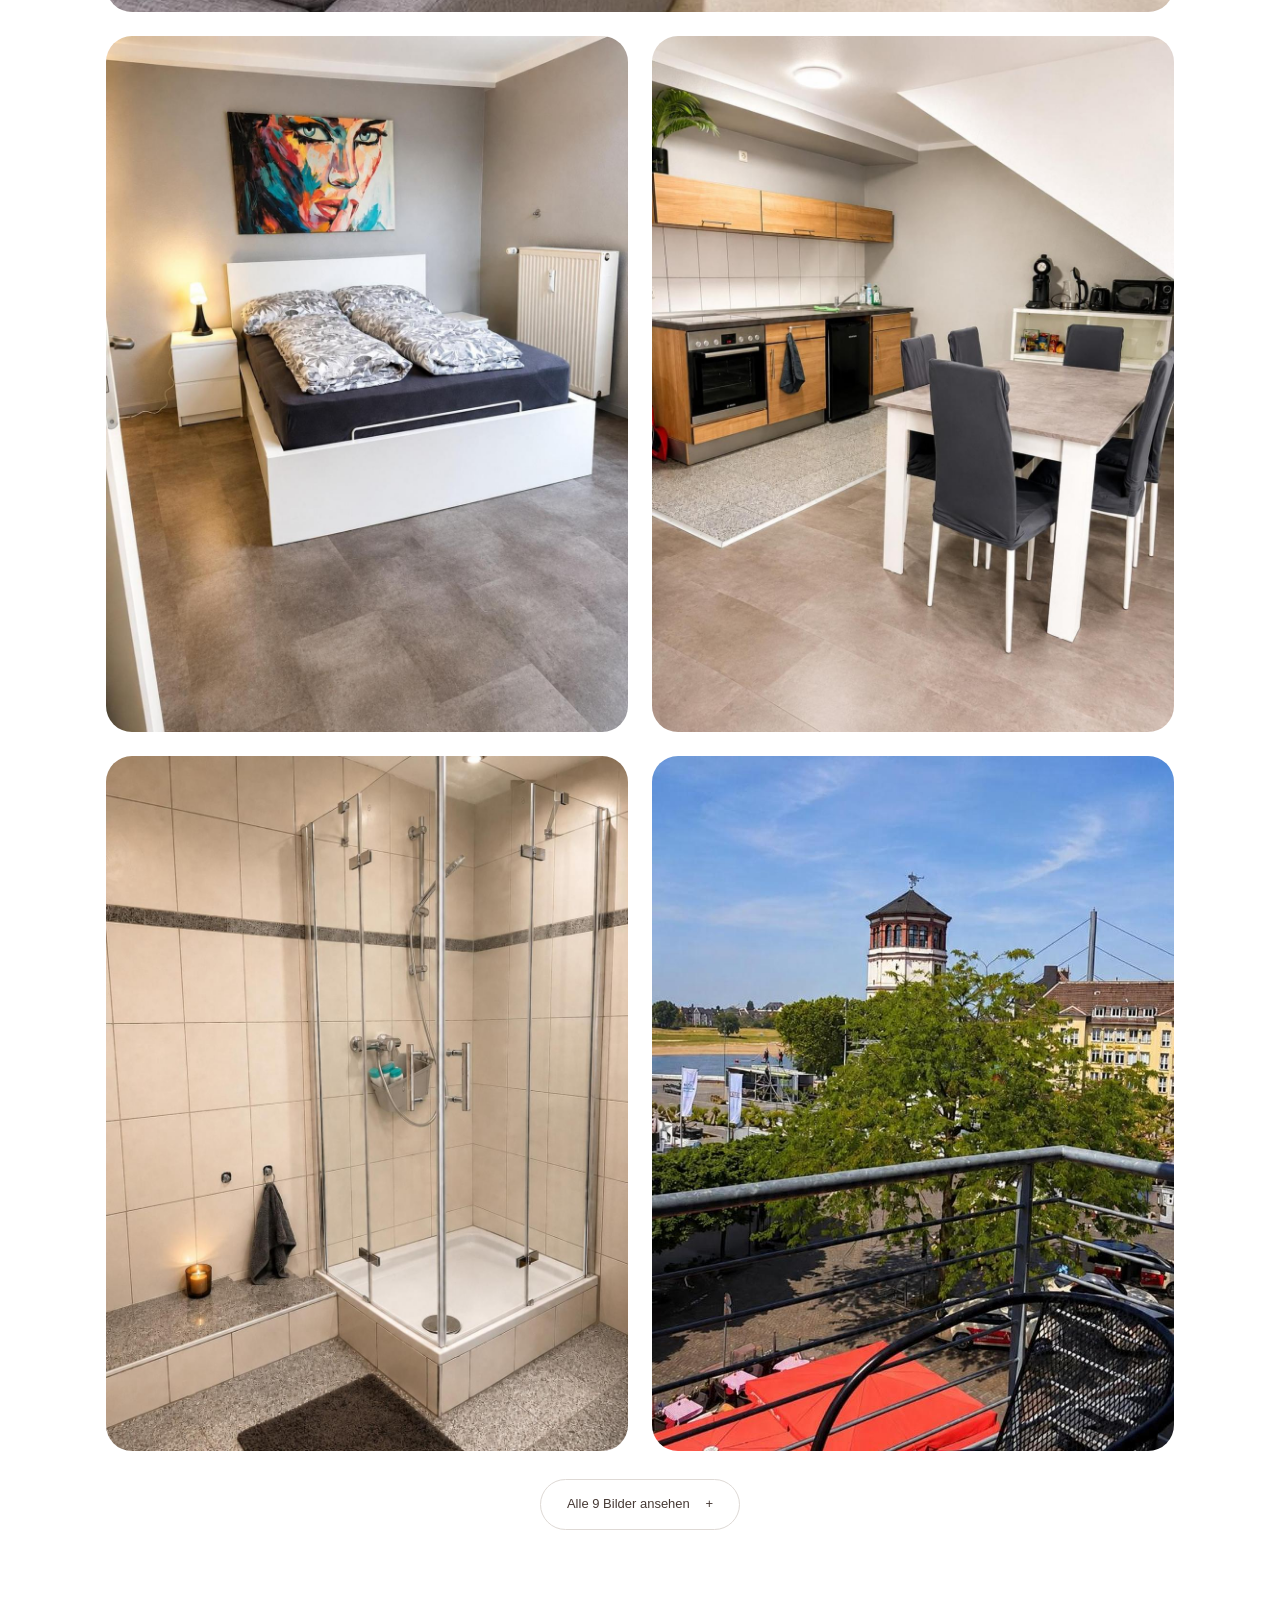
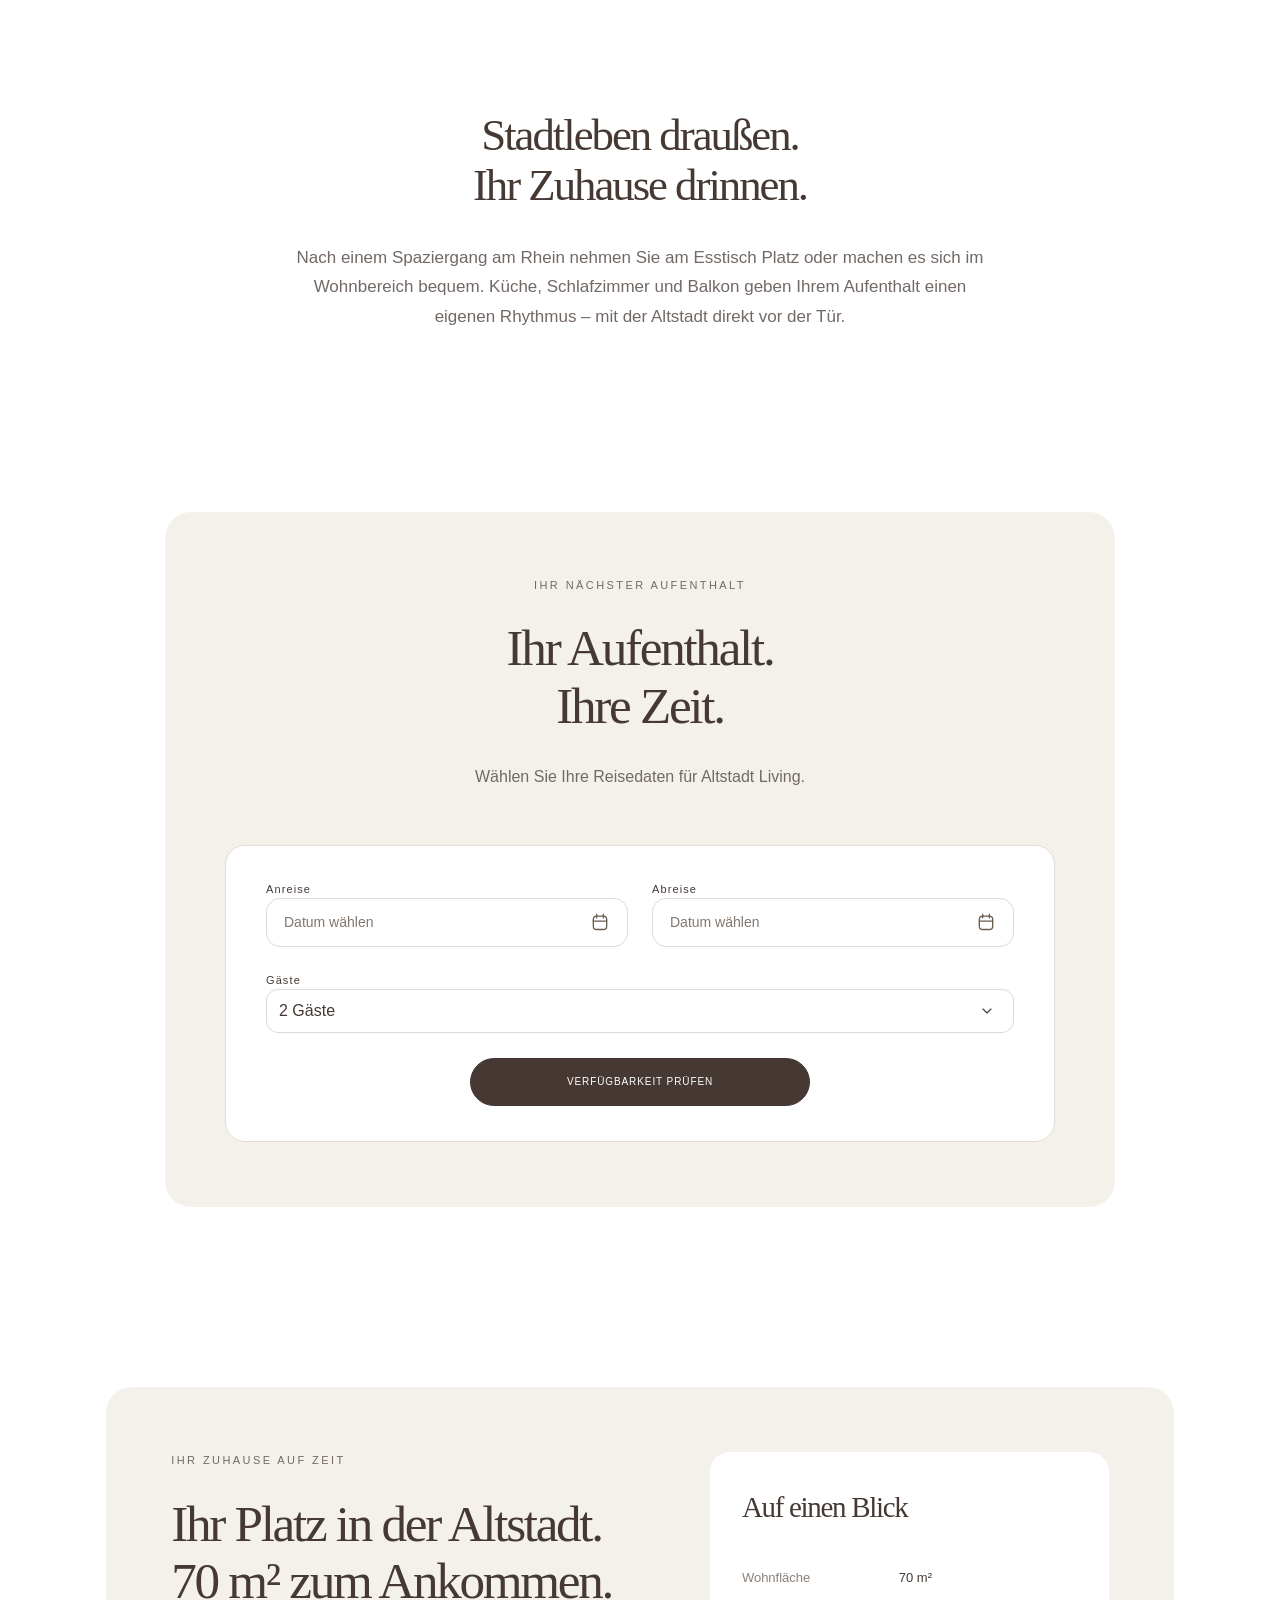
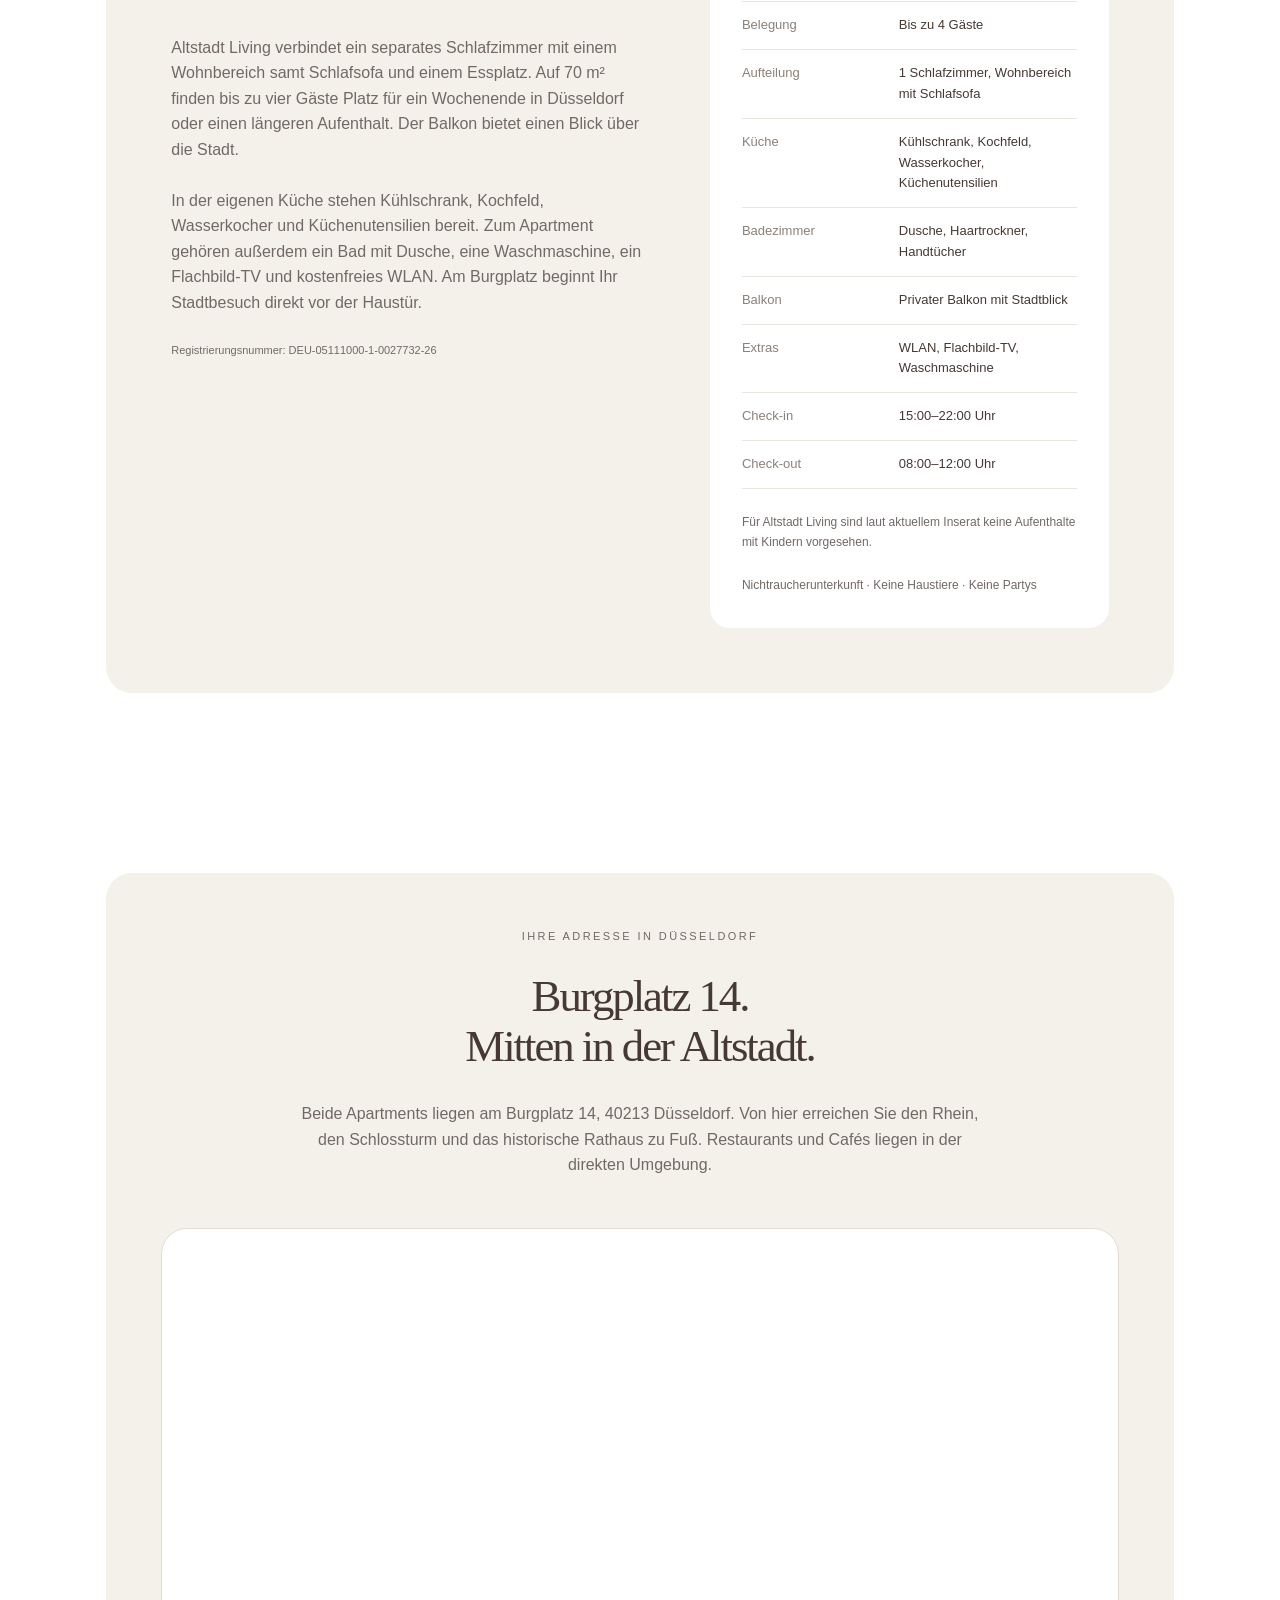
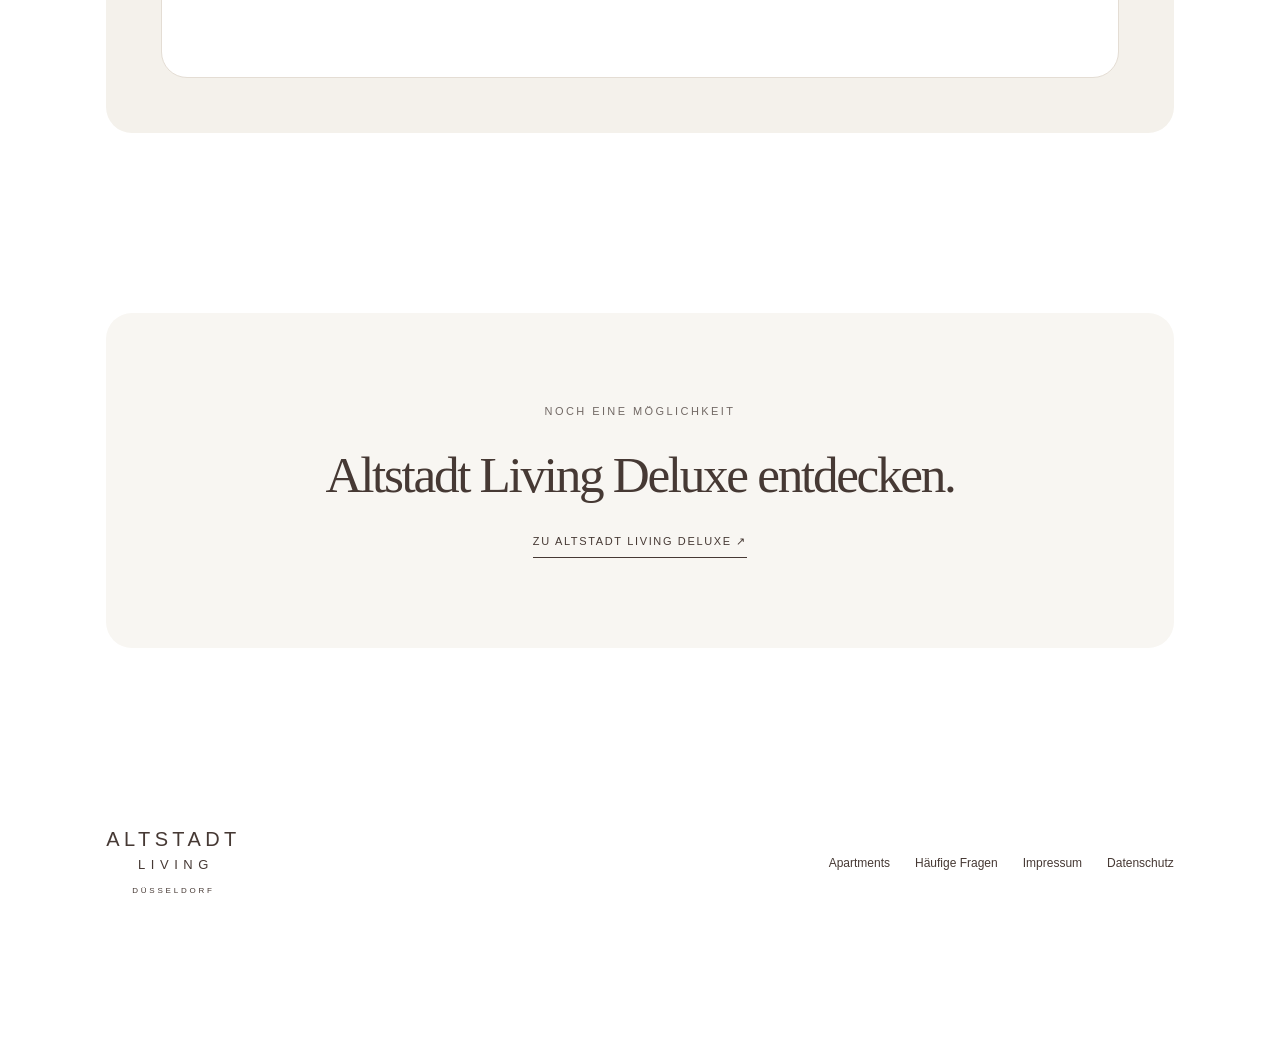
<file: public/apartment-1.html>
<!doctype html>
<html lang="de"><head><meta charset="utf-8"><meta name="viewport" content="width=device-width,initial-scale=1"><meta name="description" content="Altstadt Living am Burgplatz 14 in Düsseldorf: 70 m², 1 Schlafzimmer, bis zu 4 Gäste, Küche und Balkon. Fotos, Ausstattung und Aufenthalt planen."><meta name="theme-color" content="#463934"><title>Altstadt Living · 70 m² am Burgplatz in Düsseldorf</title><link rel="stylesheet" href="style.css"><script src="config.js" defer></script><script src="apartments.js" defer></script><script src="app.js" defer></script><link rel="stylesheet" href="customer-service.css"><link rel="stylesheet" href="date-picker.css"><script src="service-knowledge.js" defer></script><script src="customer-service.js" defer></script><script src="date-picker.js" defer></script></head><body class="apartment-page"><a class="skip" href="#main">Zum Inhalt</a><header><a class="brand" href="index.html" aria-label="Altstadt Living – Startseite"><span class="brand-wordmark">ALTSTADT<span>LIVING</span></span><small>DÜSSELDORF</small></a><div class="header-actions"><button class="header-menu service-trigger" id="service-open" aria-haspopup="dialog" aria-controls="customer-service" aria-expanded="false" aria-label="Kundenservice öffnen"><svg class="menu-icon" viewBox="0 0 24 24" fill="none" stroke="currentColor" stroke-width="1.5" stroke-linecap="round" stroke-linejoin="round" aria-hidden="true"><path d="M20 11.5a8 8 0 0 1-8 8H5l-3 2V11.5a9 9 0 1 1 18 0Z"/><path d="M7 10h8m-8 4h5"/></svg><span class="service-label">KUNDENSERVICE</span></button><button class="header-menu" id="menu-open" aria-haspopup="dialog" aria-controls="menu"><svg class="menu-icon" viewbox="0 0 24 24" fill="none" aria-hidden="true"><path d="M4 7h16M4 12h16M4 17h16" stroke="currentColor" stroke-width="1.5" stroke-linecap="round"></path></svg>MENÜ</button></div></header><main id="main"><section class="page-intro wrap"><p class="eyebrow">Unsere Apartments</p><h1>Altstadt Living</h1><p>70 m² für bis zu vier Gäste. Mit eigenem Wohnbereich, Küche und Balkon am Burgplatz.</p><a class="line-link" href="index.html#apartments">Alle Apartments entdecken</a></section><section class="apartment-facts wrap"><ul class="room-facts icon-facts"><li><div class="fact-icon-box"><svg viewbox="0 0 36 36" fill="none" stroke="currentColor" stroke-width="1.3" stroke-linecap="round" stroke-linejoin="round" aria-hidden="true"><path d="M5 14V5h9m8 0h9v9m0 8v9h-9m-8 0H5v-9M11 11l14 14M11 17v-6h6m2 14h6v-6"></path></svg></div><span><strong>Wohnfläche</strong><small>70 m²</small></span></li><li><div class="fact-icon-box"><svg viewbox="0 0 36 36" fill="none" stroke="currentColor" stroke-width="1.3" stroke-linecap="round" stroke-linejoin="round" aria-hidden="true"><circle cx="14" cy="11" r="5"></circle><path d="M4 30v-4a10 10 0 0 1 20 0v4M25 7a5 5 0 0 1 0 10m3 4a9 9 0 0 1 4 9"></path></svg></div><span><strong>Gäste</strong><small>Bis zu 4 Gäste</small></span></li><li><div class="fact-icon-box"><svg viewbox="0 0 36 36" fill="none" stroke="currentColor" stroke-width="1.3" stroke-linecap="round" stroke-linejoin="round" aria-hidden="true"><path d="M4 10v22m28-14v14M4 26h28M7 18h22a3 3 0 0 1 3 3v5M7 12h8v6H7Z"></path></svg></div><span><strong>Schlafen</strong><small>1 Schlafzimmer</small></span></li><li><div class="fact-icon-box"><svg viewbox="0 0 36 36" fill="none" stroke="currentColor" stroke-width="1.3" stroke-linecap="round" stroke-linejoin="round" aria-hidden="true"><rect x="6" y="5" width="24" height="26" rx="3"></rect><path d="M6 12h24"></path><rect x="11" y="17" width="14" height="9" rx="1"></rect><circle cx="12" cy="8.5" r=".7"></circle><circle cx="18" cy="8.5" r=".7"></circle><circle cx="24" cy="8.5" r=".7"></circle></svg></div><span><strong>Küche</strong><small>Eigene Küche</small></span></li><li><div class="fact-icon-box"><svg viewbox="0 0 36 36" fill="none" stroke="currentColor" stroke-width="1.3" stroke-linecap="round" stroke-linejoin="round" aria-hidden="true"><path d="M9 18V5h18v13M18 5v13M4 19h28M5 30h26M7 19v11m7-11v11m8-11v11m7-11v11"></path></svg></div><span><strong>Balkon</strong><small>Mit Stadtblick</small></span></li><li><div class="fact-icon-box"><svg viewbox="0 0 36 36" fill="none" stroke="currentColor" stroke-width="1.3" stroke-linecap="round" stroke-linejoin="round" aria-hidden="true"><path d="M5 14a20 20 0 0 1 26 0M10 20a12 12 0 0 1 16 0M15 26a5 5 0 0 1 6 0"></path><circle cx="18" cy="30" r="1"></circle></svg></div><span><strong>Internet</strong><small>WLAN inklusive</small></span></li></ul></section><section class="room-reference-gallery wrap" aria-label="Fotos von Altstadt Living"><figure class="page-wide-image"><img src="images/altstadt-living/04.jpg" alt="Wohnbereich mit Sofa und Flachbild-TV – Altstadt Living" fetchpriority="high"></figure><div class="room-gallery"><figure><img src="images/altstadt-living/06.jpg" alt="Doppelbett im Schlafbereich – Altstadt Living" loading="lazy"></figure><figure><img src="images/altstadt-living/07.jpg" alt="Küche mit Essplatz – Altstadt Living" loading="lazy"></figure><figure><img src="images/altstadt-living/09.jpg" alt="Badezimmer mit Dusche – Altstadt Living" loading="lazy"></figure><figure><img src="images/altstadt-living/02.jpg" alt="Blick vom Balkon auf die Düsseldorfer Altstadt – Altstadt Living" loading="lazy"></figure></div><details class="gallery-more"><summary>Alle 9 Bilder ansehen</summary><div class="room-gallery"><figure><img src="images/altstadt-living/01.jpg" alt="Wohnbereich mit Sofa und Essplatz – Altstadt Living" loading="lazy"></figure><figure><img src="images/altstadt-living/05.jpg" alt="Schlafbereich mit Einzelbetten unter den Dachfenstern – Altstadt Living" loading="lazy"></figure><figure><img src="images/altstadt-living/08.jpg" alt="Badezimmer mit Waschmaschine – Altstadt Living" loading="lazy"></figure><figure><img src="images/altstadt-living/03.jpg" alt="Balkon und Stadtblick am Abend – Altstadt Living" loading="lazy"></figure></div></details></section><section class="text-story wrap apartment-story"><h2>Stadtleben draußen.<br>Ihr Zuhause drinnen.</h2><p>Nach einem Spaziergang am Rhein nehmen Sie am Esstisch Platz oder machen es sich im Wohnbereich bequem. Küche, Schlafzimmer und Balkon geben Ihrem Aufenthalt einen eigenen Rhythmus – mit der Altstadt direkt vor der Tür.</p></section><section class="booking room-booking-section wrap" id="buchen"><p class="eyebrow">Ihr nächster Aufenthalt</p><h2>Ihr Aufenthalt.<br>Ihre Zeit.</h2><p class="lead">Wählen Sie Ihre Reisedaten für Altstadt Living.</p><form class="stay-form" data-apartment="apartment1"><div class="date-fields"><label for="detail-arrival">Anreise<input id="detail-arrival" name="arrival" type="date" required></label><label for="detail-departure">Abreise<input id="detail-departure" name="departure" type="date" required></label></div><label class="guest-field" for="guests-1">Gäste<select id="guests-1" name="guests" required><option value="1">1 Gast</option><option value="2" selected>2 Gäste</option><option value="3">3 Gäste</option><option value="4">4 Gäste</option></select></label><div class="room-actions"><button class="solid" type="submit">VERFÜGBARKEIT PRÜFEN</button></div><p class="form-status" role="status"></p></form></section><section class="room-details wrap"><div class="description-container"><div class="description-copy"><p class="eyebrow">Ihr Zuhause auf Zeit</p><h2>Ihr Platz in der Altstadt.<br>70 m² zum Ankommen.</h2><p>Altstadt Living verbindet ein separates Schlafzimmer mit einem Wohnbereich samt Schlafsofa und einem Essplatz. Auf 70 m² finden bis zu vier Gäste Platz für ein Wochenende in Düsseldorf oder einen längeren Aufenthalt. Der Balkon bietet einen Blick über die Stadt.</p><p>In der eigenen Küche stehen Kühlschrank, Kochfeld, Wasserkocher und Küchenutensilien bereit. Zum Apartment gehören außerdem ein Bad mit Dusche, eine Waschmaschine, ein Flachbild-TV und kostenfreies WLAN. Am Burgplatz beginnt Ihr Stadtbesuch direkt vor der Haustür.</p><p class="property-license">Registrierungsnummer: DEU-05111000-1-0027732-26</p></div><div class="description-facts"><h3>Auf einen Blick</h3><dl><div><dt>Wohnfläche</dt><dd>70 m²</dd></div><div><dt>Belegung</dt><dd>Bis zu 4 Gäste</dd></div><div><dt>Aufteilung</dt><dd>1 Schlafzimmer, Wohnbereich mit Schlafsofa</dd></div><div><dt>Küche</dt><dd>Kühlschrank, Kochfeld, Wasserkocher, Küchenutensilien</dd></div><div><dt>Badezimmer</dt><dd>Dusche, Haartrockner, Handtücher</dd></div><div><dt>Balkon</dt><dd>Privater Balkon mit Stadtblick</dd></div><div><dt>Extras</dt><dd>WLAN, Flachbild-TV, Waschmaschine</dd></div><div><dt>Check-in</dt><dd>15:00–22:00 Uhr</dd></div><div><dt>Check-out</dt><dd>08:00–12:00 Uhr</dd></div></dl><p class="property-policy">Für Altstadt Living sind laut aktuellem Inserat keine Aufenthalte mit Kindern vorgesehen.</p><p class="property-policy">Nichtraucherunterkunft · Keine Haustiere · Keine Partys</p></div></div></section><section class="location-map wrap apartment-map"><div class="map-intro"><p class="eyebrow">Ihre Adresse in Düsseldorf</p><h2>Burgplatz 14.<br>Mitten in der Altstadt.</h2><p>Beide Apartments liegen am Burgplatz 14, 40213 Düsseldorf. Von hier erreichen Sie den Rhein, den Schlossturm und das historische Rathaus zu Fuß. Restaurants und Cafés liegen in der direkten Umgebung.</p></div><div class="map-frame"><iframe title="Google Maps: Burgplatz 14, 40213 Düsseldorf" src="https://www.google.com/maps?q=Burgplatz+14%2C+40213+D%C3%BCsseldorf%2C+Deutschland&amp;z=17&amp;output=embed" width="100%" height="480" style="border:0" loading="lazy" referrerpolicy="no-referrer-when-downgrade" allowfullscreen></iframe></div></section><section class="other-apartment wrap"><p class="eyebrow">Noch eine Möglichkeit</p><h2>Altstadt Living Deluxe entdecken.</h2><a class="line-link" href="apartment-2.html">Zu Altstadt Living Deluxe ↗</a></section></main><footer class="wrap"><a class="brand" href="index.html" aria-label="Altstadt Living – Startseite"><span class="brand-wordmark">ALTSTADT<span>LIVING</span></span><small>DÜSSELDORF</small></a><nav><a href="index.html#apartments">Apartments</a><a href="index.html#fragen">Häufige Fragen</a><a href="impressum.html">Impressum</a><a href="datenschutz.html">Datenschutz</a></nav></footer>
<nav class="dock floating-dock room-booking-dock" aria-label="Buchung und Menü"><label class="dock-apartment-choice" for="quick-apartment"><span>APARTMENT WÄHLEN</span><select id="quick-apartment" aria-label="Apartment auswählen"><option value="apartment-1.html" selected>Living</option><option value="apartment-2.html">Living Deluxe</option></select></label><form class="stay-form dock-booking" data-apartment="apartment1"><div class="date-fields"><label for="dock-arrival">Anreise<input id="dock-arrival" name="arrival" type="date" required></label><label for="dock-departure">Abreise<input id="dock-departure" name="departure" type="date" required></label></div><label class="guest-field dock-guest-field" for="dock-guests">Gäste<select id="dock-guests" name="guests"><option value="1">1</option><option value="2" selected>2</option><option value="3">3</option><option value="4">4</option></select></label><button class="dock-submit dock-desktop" type="submit"><span>JETZT BUCHEN</span></button><a class="dock-submit dock-mobile" href="apartment-1.html#buchen">JETZT BUCHEN</a><p class="form-status" role="status"></p></form></nav>
<dialog id="menu" class="menu-dialog" aria-label="Seitennavigation"><button class="close" aria-label="Menü schließen">×</button><p class="eyebrow">Altstadt Living</p><div class="menu-content"><nav aria-label="Hauptnavigation"><a href="index.html">Willkommen</a><a href="index.html#apartments">Die Apartments</a></nav><div class="menu-apartments"><a class="menu-apartment" href="apartment-1.html"><img src="images/altstadt-living/04.jpg" alt="Wohnbereich mit Sofa und Flachbild-TV – Altstadt Living" loading="lazy"><span>Altstadt Living <span aria-hidden="true">↗</span></span></a><a class="menu-apartment" href="apartment-2.html"><img src="images/altstadt-living-deluxe/03.jpg" alt="Wohn- und Essbereich – Altstadt Living Deluxe" loading="lazy"><span>Altstadt Living Deluxe <span aria-hidden="true">↗</span></span></a></div><nav aria-label="Aufenthalt und Informationen"><a href="#buchen">Aufenthalt planen</a><a href="index.html#fragen">Gut zu wissen</a></nav><div class="menu-contacts"><p class="eyebrow">Kontakt</p><a class="menu-contact" data-contact="phone" aria-disabled="true"><svg viewbox="0 0 24 24" fill="none" stroke="currentColor" stroke-width="1.5" stroke-linecap="round" stroke-linejoin="round" aria-hidden="true"><path d="M21 16.9v3a2 2 0 0 1-2.2 2A19.8 19.8 0 0 1 2.1 5.2 2 2 0 0 1 4.1 3h3a2 2 0 0 1 2 1.7c.1 1 .4 1.9.7 2.8a2 2 0 0 1-.5 2.1L8 10.9a16 16 0 0 0 5.1 5.1l1.3-1.3a2 2 0 0 1 2.1-.5c.9.3 1.8.6 2.8.7a2 2 0 0 1 1.7 2Z"></path></svg><span><strong>Telefon</strong><small data-contact-value>Telefonnummer folgt</small></span></a><a class="menu-contact" data-contact="email" aria-disabled="true"><svg viewbox="0 0 24 24" fill="none" stroke="currentColor" stroke-width="1.5" stroke-linecap="round" stroke-linejoin="round" aria-hidden="true"><rect x="3" y="5" width="18" height="14" rx="3"></rect><path d="m3 7 9 6 9-6"></path></svg><span><strong>E-Mail</strong><small data-contact-value>E-Mail-Adresse folgt</small></span></a></div></div></dialog>

</body></html>
</file>
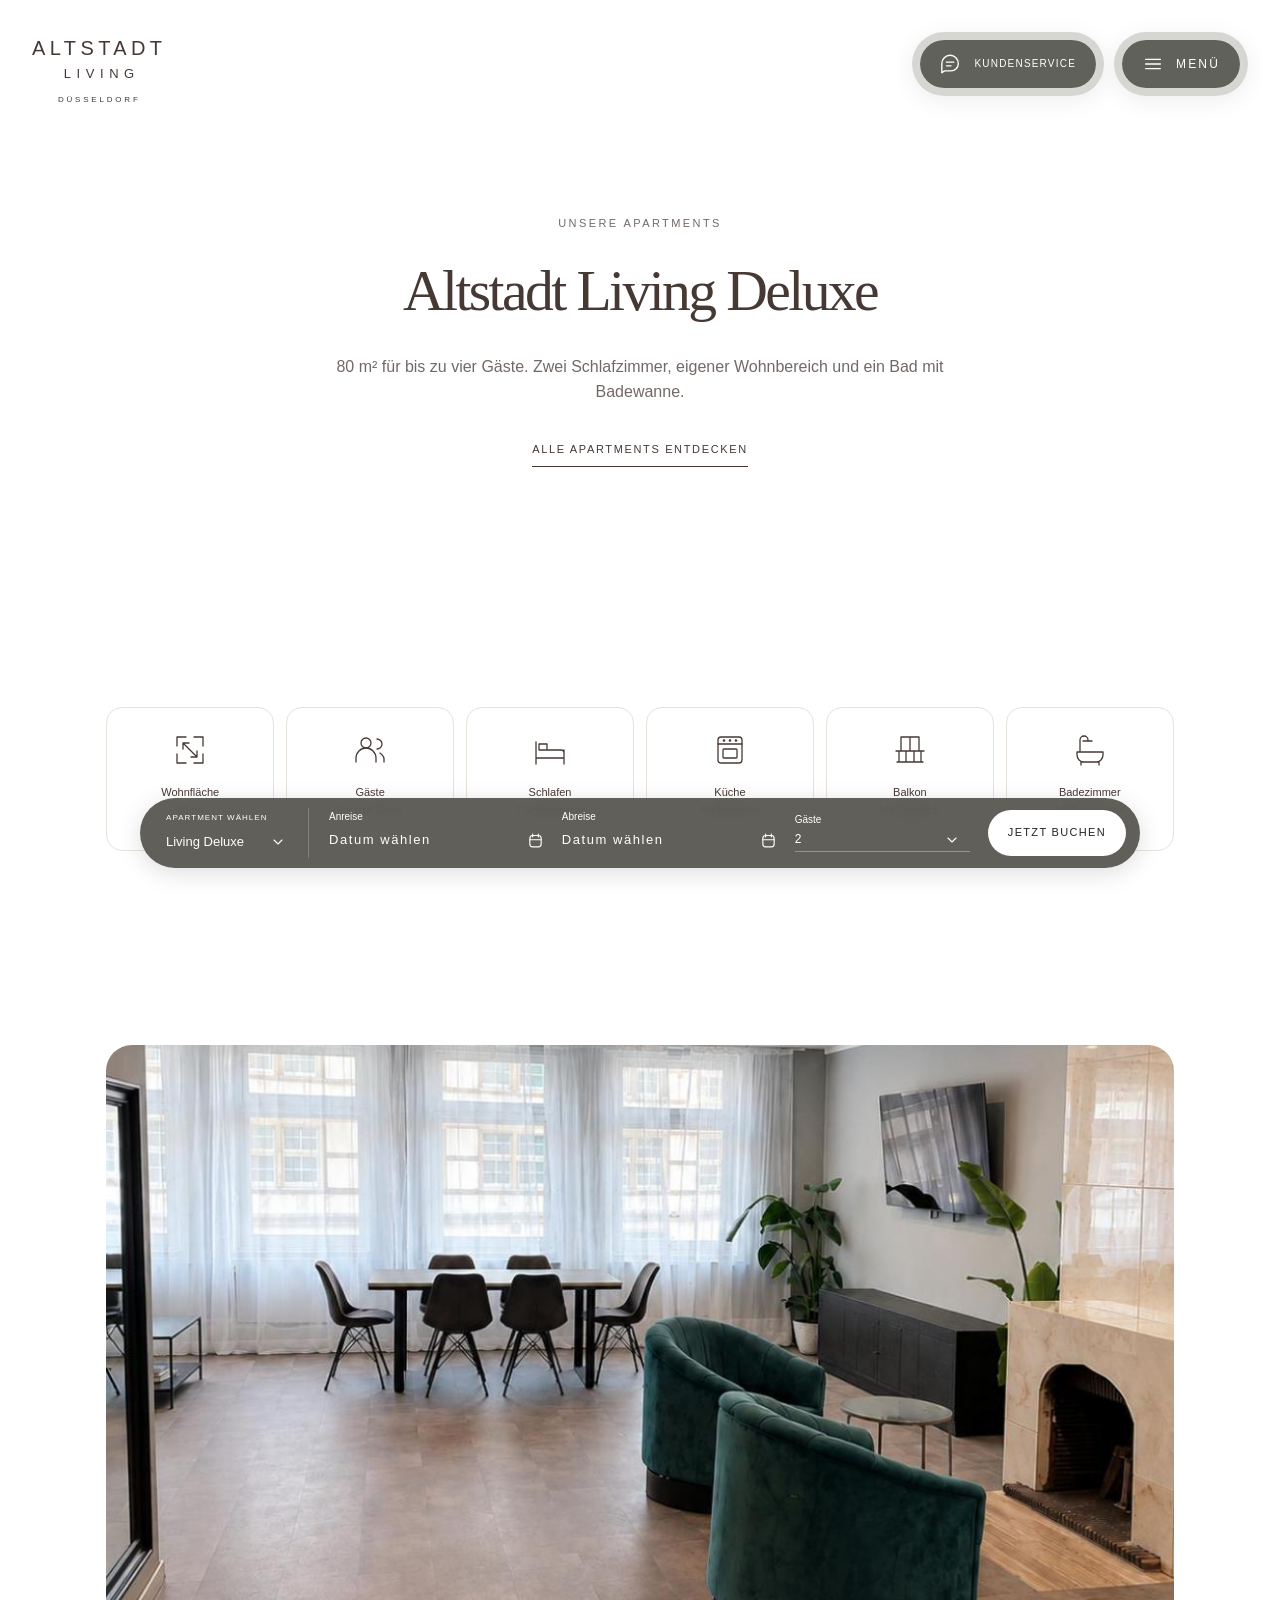
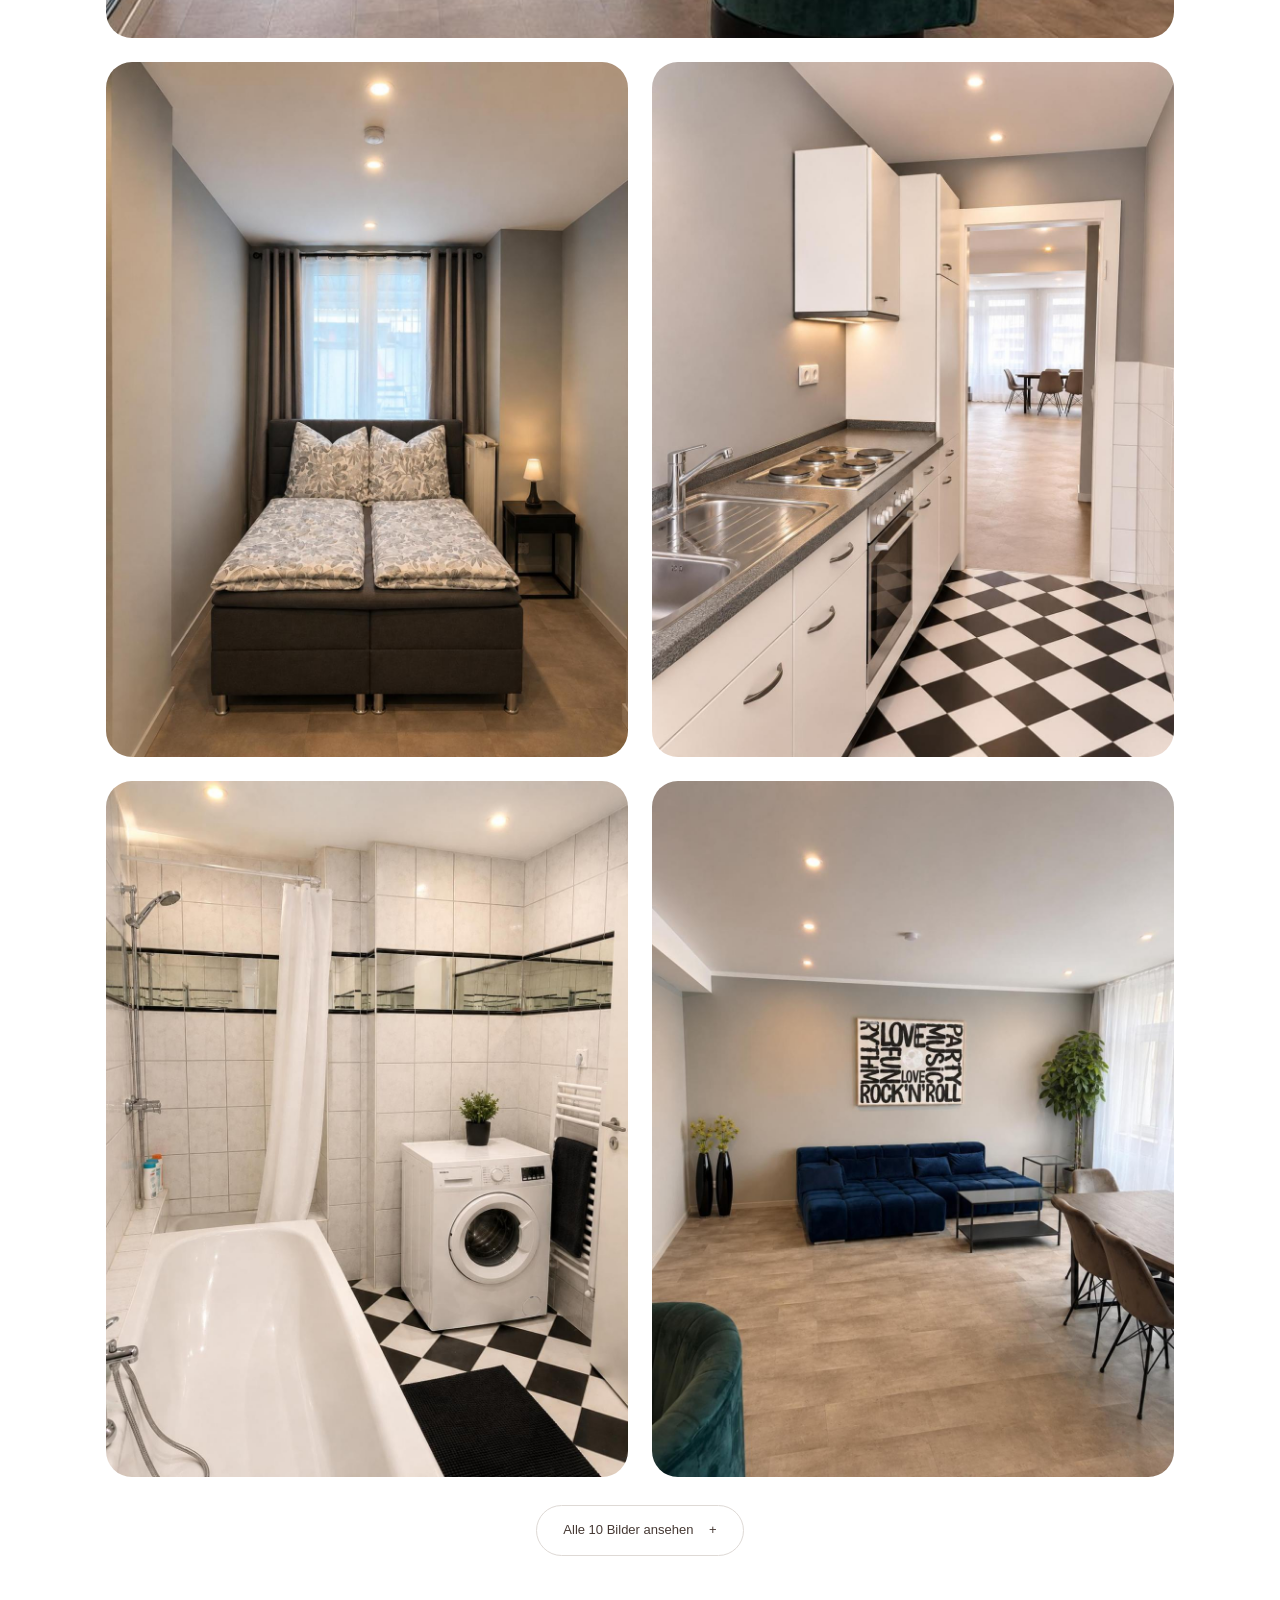
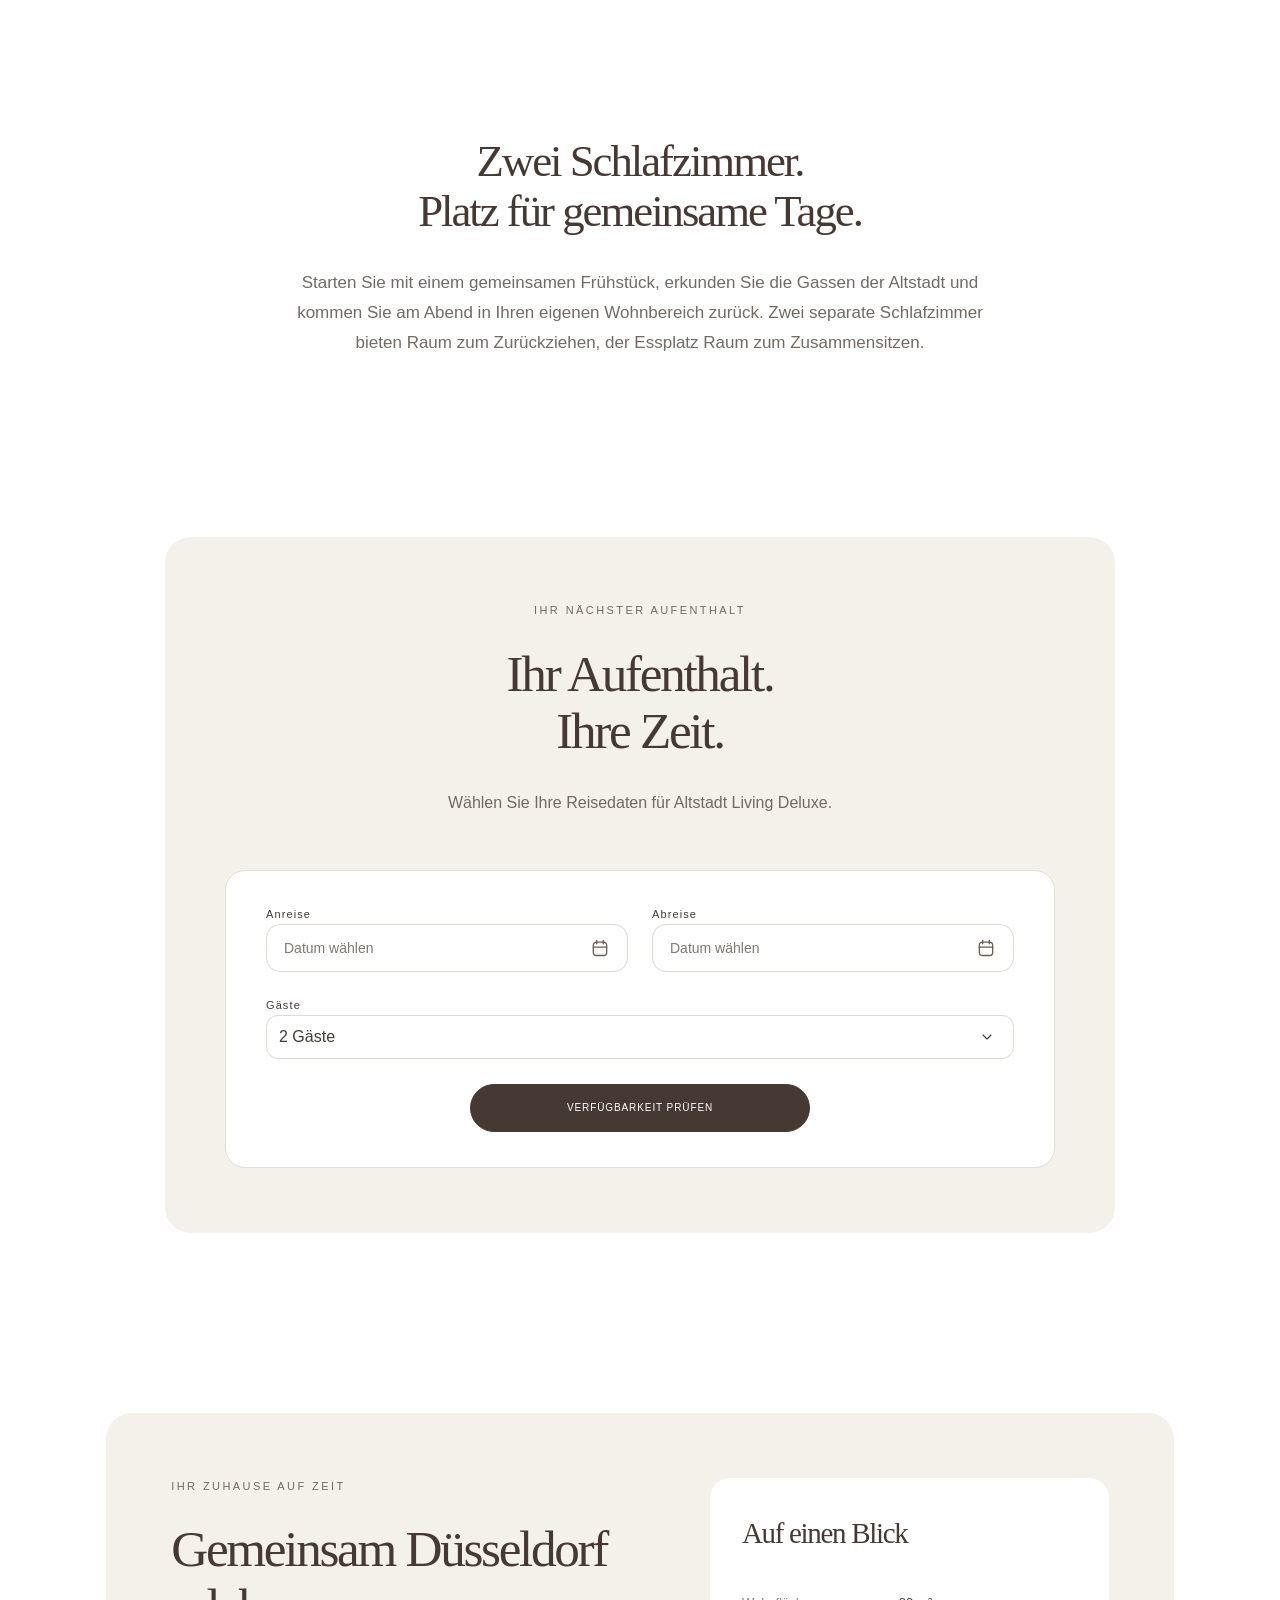
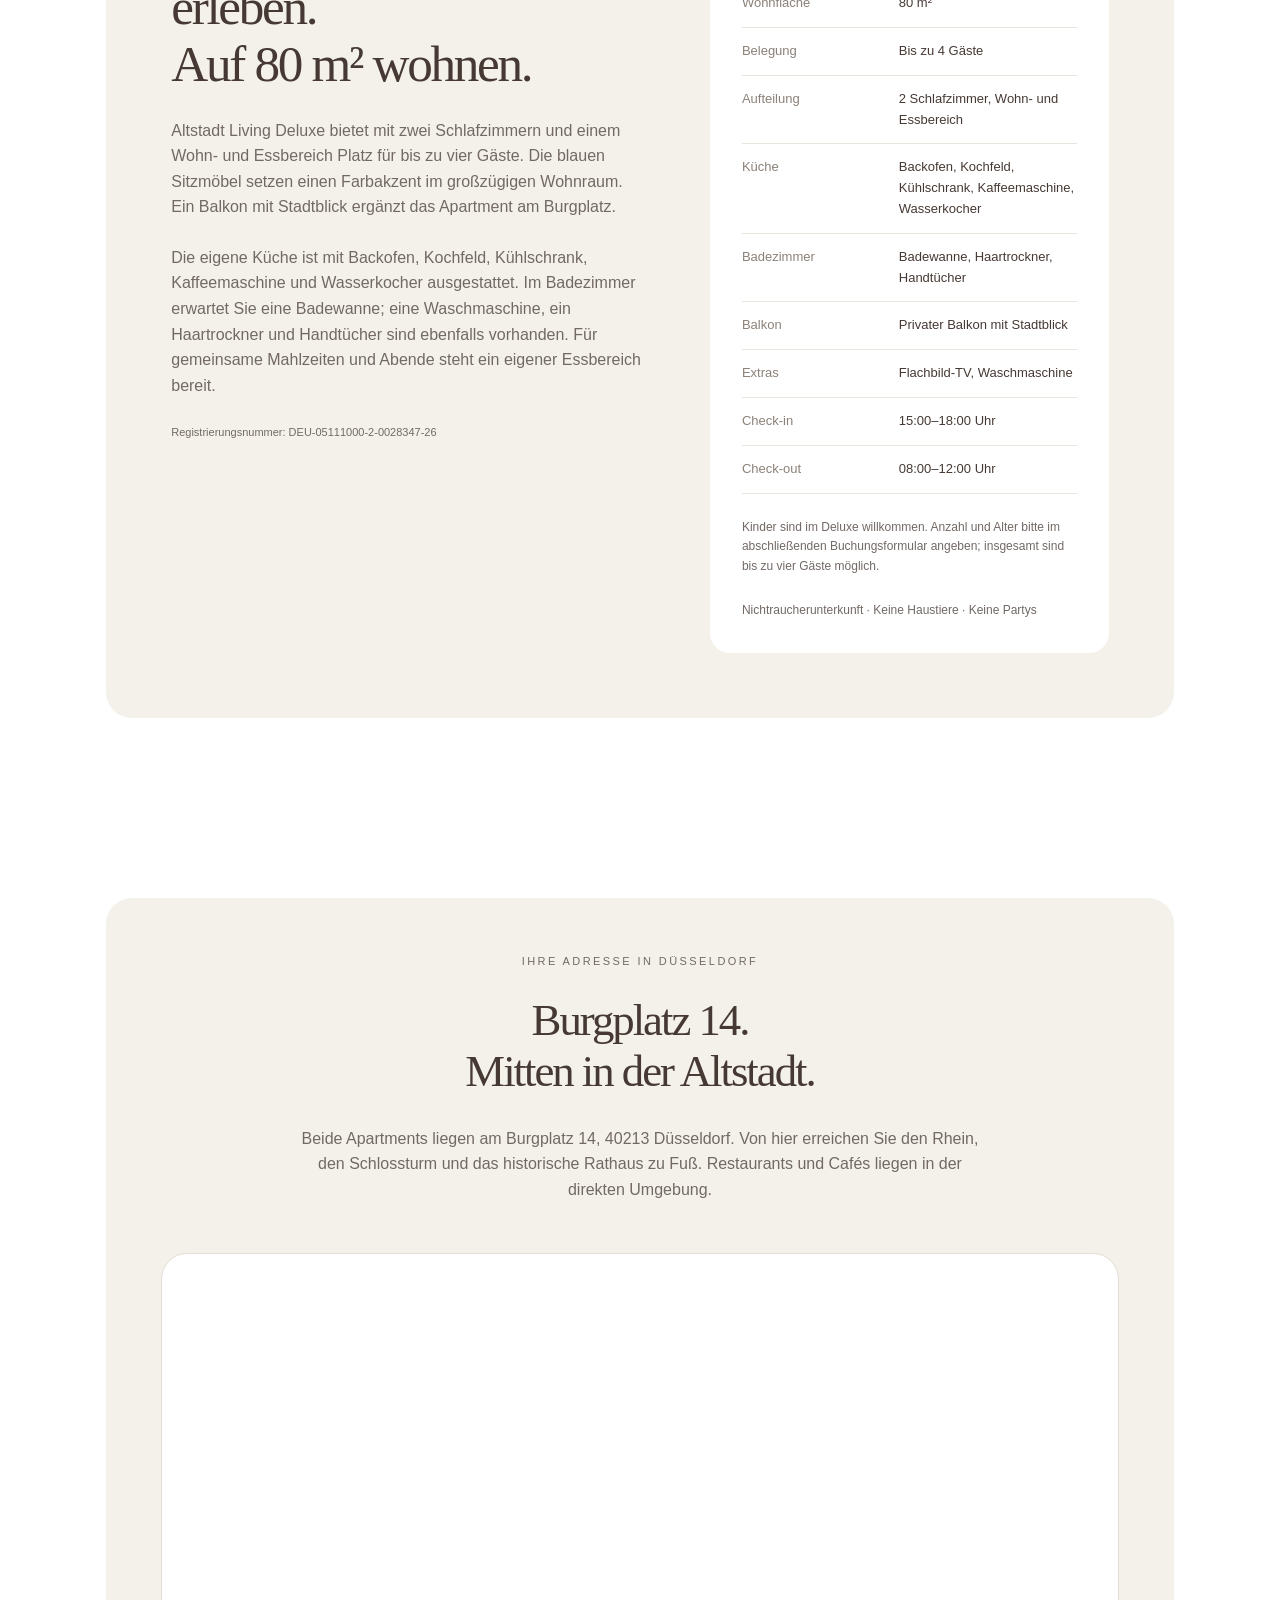
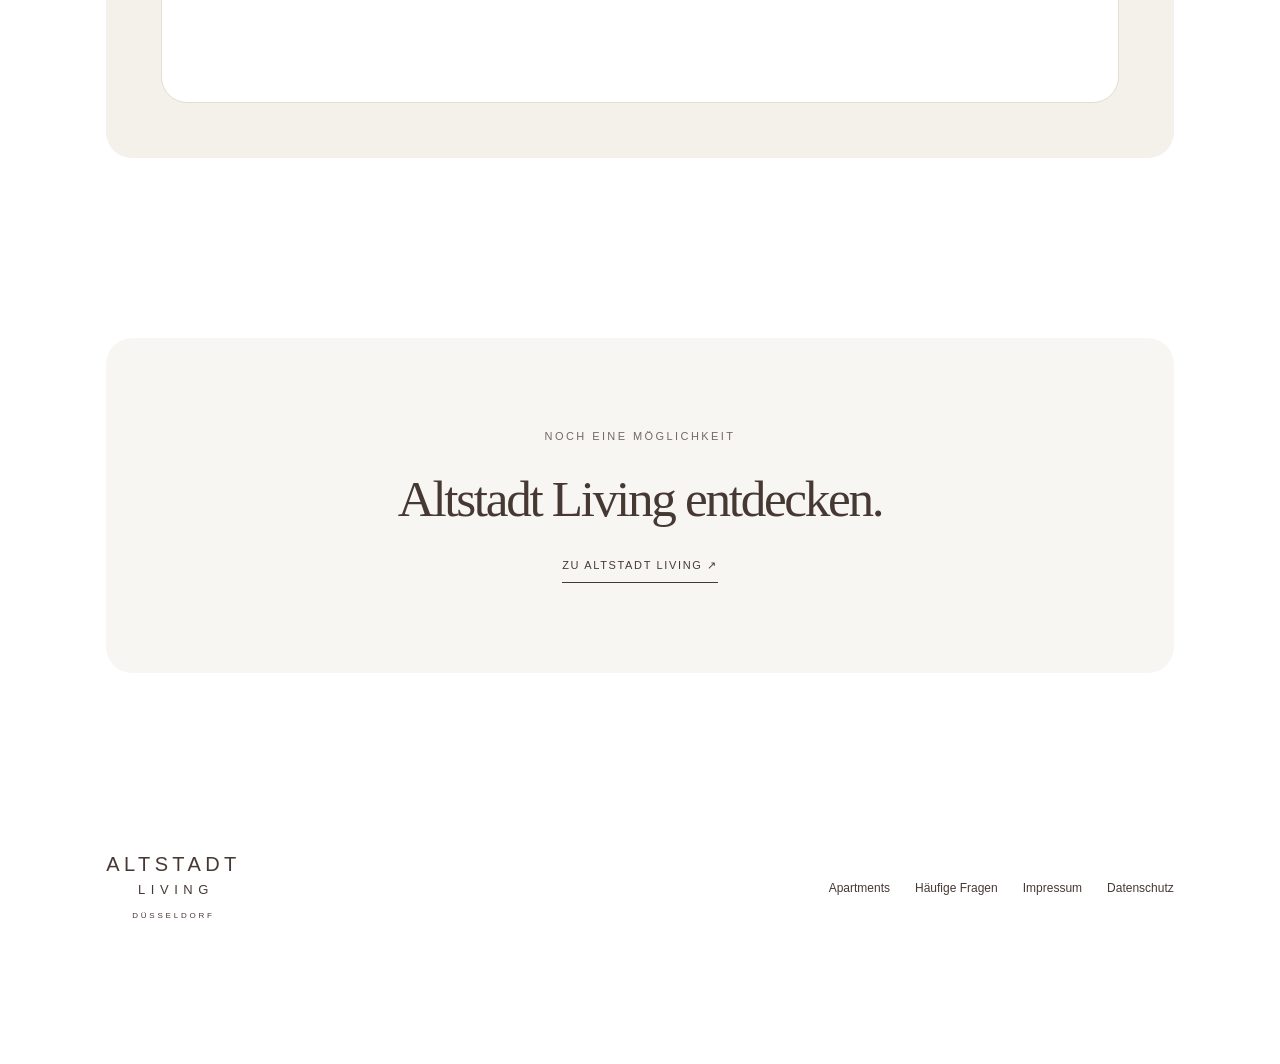
<file: public/apartment-2.html>
<!doctype html>
<html lang="de"><head><meta charset="utf-8"><meta name="viewport" content="width=device-width,initial-scale=1"><meta name="description" content="Altstadt Living Deluxe am Burgplatz 14 in Düsseldorf: 80 m², 2 Schlafzimmer, bis zu 4 Gäste, Küche und Balkon. Fotos, Ausstattung und Aufenthalt planen."><meta name="theme-color" content="#463934"><title>Altstadt Living Deluxe · 80 m² am Burgplatz in Düsseldorf</title><link rel="stylesheet" href="style.css"><script src="config.js" defer></script><script src="apartments.js" defer></script><script src="app.js" defer></script><link rel="stylesheet" href="customer-service.css"><link rel="stylesheet" href="date-picker.css"><script src="service-knowledge.js" defer></script><script src="customer-service.js" defer></script><script src="date-picker.js" defer></script></head><body class="apartment-page"><a class="skip" href="#main">Zum Inhalt</a><header><a class="brand" href="index.html" aria-label="Altstadt Living – Startseite"><span class="brand-wordmark">ALTSTADT<span>LIVING</span></span><small>DÜSSELDORF</small></a><div class="header-actions"><button class="header-menu service-trigger" id="service-open" aria-haspopup="dialog" aria-controls="customer-service" aria-expanded="false" aria-label="Kundenservice öffnen"><svg class="menu-icon" viewBox="0 0 24 24" fill="none" stroke="currentColor" stroke-width="1.5" stroke-linecap="round" stroke-linejoin="round" aria-hidden="true"><path d="M20 11.5a8 8 0 0 1-8 8H5l-3 2V11.5a9 9 0 1 1 18 0Z"/><path d="M7 10h8m-8 4h5"/></svg><span class="service-label">KUNDENSERVICE</span></button><button class="header-menu" id="menu-open" aria-haspopup="dialog" aria-controls="menu"><svg class="menu-icon" viewbox="0 0 24 24" fill="none" aria-hidden="true"><path d="M4 7h16M4 12h16M4 17h16" stroke="currentColor" stroke-width="1.5" stroke-linecap="round"></path></svg>MENÜ</button></div></header><main id="main"><section class="page-intro wrap"><p class="eyebrow">Unsere Apartments</p><h1>Altstadt Living Deluxe</h1><p>80 m² für bis zu vier Gäste. Zwei Schlafzimmer, eigener Wohnbereich und ein Bad mit Badewanne.</p><a class="line-link" href="index.html#apartments">Alle Apartments entdecken</a></section><section class="apartment-facts wrap"><ul class="room-facts icon-facts"><li><div class="fact-icon-box"><svg viewbox="0 0 36 36" fill="none" stroke="currentColor" stroke-width="1.3" stroke-linecap="round" stroke-linejoin="round" aria-hidden="true"><path d="M5 14V5h9m8 0h9v9m0 8v9h-9m-8 0H5v-9M11 11l14 14M11 17v-6h6m2 14h6v-6"></path></svg></div><span><strong>Wohnfläche</strong><small>80 m²</small></span></li><li><div class="fact-icon-box"><svg viewbox="0 0 36 36" fill="none" stroke="currentColor" stroke-width="1.3" stroke-linecap="round" stroke-linejoin="round" aria-hidden="true"><circle cx="14" cy="11" r="5"></circle><path d="M4 30v-4a10 10 0 0 1 20 0v4M25 7a5 5 0 0 1 0 10m3 4a9 9 0 0 1 4 9"></path></svg></div><span><strong>Gäste</strong><small>Bis zu 4 Gäste</small></span></li><li><div class="fact-icon-box"><svg viewbox="0 0 36 36" fill="none" stroke="currentColor" stroke-width="1.3" stroke-linecap="round" stroke-linejoin="round" aria-hidden="true"><path d="M4 10v22m28-14v14M4 26h28M7 18h22a3 3 0 0 1 3 3v5M7 12h8v6H7Z"></path></svg></div><span><strong>Schlafen</strong><small>2 Schlafzimmer</small></span></li><li><div class="fact-icon-box"><svg viewbox="0 0 36 36" fill="none" stroke="currentColor" stroke-width="1.3" stroke-linecap="round" stroke-linejoin="round" aria-hidden="true"><rect x="6" y="5" width="24" height="26" rx="3"></rect><path d="M6 12h24"></path><rect x="11" y="17" width="14" height="9" rx="1"></rect><circle cx="12" cy="8.5" r=".7"></circle><circle cx="18" cy="8.5" r=".7"></circle><circle cx="24" cy="8.5" r=".7"></circle></svg></div><span><strong>Küche</strong><small>Mit Backofen</small></span></li><li><div class="fact-icon-box"><svg viewbox="0 0 36 36" fill="none" stroke="currentColor" stroke-width="1.3" stroke-linecap="round" stroke-linejoin="round" aria-hidden="true"><path d="M9 18V5h18v13M18 5v13M4 19h28M5 30h26M7 19v11m7-11v11m8-11v11m7-11v11"></path></svg></div><span><strong>Balkon</strong><small>Mit Stadtblick</small></span></li><li><div class="fact-icon-box"><svg viewbox="0 0 36 36" fill="none" stroke="currentColor" stroke-width="1.3" stroke-linecap="round" stroke-linejoin="round" aria-hidden="true"><path d="M5 20h26v3a7 7 0 0 1-7 7H12a7 7 0 0 1-7-7v-3ZM8 20V8a4 4 0 0 1 8 0M11 9h9M9 30v3m18-3v3"></path></svg></div><span><strong>Badezimmer</strong><small>Mit Badewanne</small></span></li></ul></section><section class="room-reference-gallery wrap" aria-label="Fotos von Altstadt Living Deluxe"><figure class="page-wide-image"><img src="images/altstadt-living-deluxe/03.jpg" alt="Wohn- und Essbereich – Altstadt Living Deluxe" fetchpriority="high"></figure><div class="room-gallery"><figure><img src="images/altstadt-living-deluxe/06.jpg" alt="Schlafzimmer mit Doppelbett – Altstadt Living Deluxe" loading="lazy"></figure><figure><img src="images/altstadt-living-deluxe/10.jpg" alt="Separate Küche mit Backofen und Kochfeld – Altstadt Living Deluxe" loading="lazy"></figure><figure><img src="images/altstadt-living-deluxe/09.jpg" alt="Badewanne und Waschmaschine – Altstadt Living Deluxe" loading="lazy"></figure><figure><img src="images/altstadt-living-deluxe/05.jpg" alt="Wohnbereich mit blauem Sofa – Altstadt Living Deluxe" loading="lazy"></figure></div><details class="gallery-more"><summary>Alle 10 Bilder ansehen</summary><div class="room-gallery"><figure><img src="images/altstadt-living-deluxe/01.jpg" alt="Sitzbereich mit blauen Sesseln – Altstadt Living Deluxe" loading="lazy"></figure><figure><img src="images/altstadt-living-deluxe/02.jpg" alt="Schlafbereich mit Einzelbett – Altstadt Living Deluxe" loading="lazy"></figure><figure><img src="images/altstadt-living-deluxe/04.jpg" alt="Essplatz und Wohnbereich – Altstadt Living Deluxe" loading="lazy"></figure><figure><img src="images/altstadt-living-deluxe/07.jpg" alt="Zweites Schlafzimmer mit Einzelbett – Altstadt Living Deluxe" loading="lazy"></figure><figure><img src="images/altstadt-living-deluxe/08.jpg" alt="Badezimmer mit Waschbecken und Badewanne – Altstadt Living Deluxe" loading="lazy"></figure></div></details></section><section class="text-story wrap apartment-story"><h2>Zwei Schlafzimmer.<br>Platz für gemeinsame Tage.</h2><p>Starten Sie mit einem gemeinsamen Frühstück, erkunden Sie die Gassen der Altstadt und kommen Sie am Abend in Ihren eigenen Wohnbereich zurück. Zwei separate Schlafzimmer bieten Raum zum Zurückziehen, der Essplatz Raum zum Zusammensitzen.</p></section><section class="booking room-booking-section wrap" id="buchen"><p class="eyebrow">Ihr nächster Aufenthalt</p><h2>Ihr Aufenthalt.<br>Ihre Zeit.</h2><p class="lead">Wählen Sie Ihre Reisedaten für Altstadt Living Deluxe.</p><form class="stay-form" data-apartment="apartment2"><div class="date-fields"><label for="detail-arrival">Anreise<input id="detail-arrival" name="arrival" type="date" required></label><label for="detail-departure">Abreise<input id="detail-departure" name="departure" type="date" required></label></div><label class="guest-field" for="guests-1">Gäste<select id="guests-1" name="guests" required><option value="1">1 Gast</option><option value="2" selected>2 Gäste</option><option value="3">3 Gäste</option><option value="4">4 Gäste</option></select></label><div class="room-actions"><button class="solid" type="submit">VERFÜGBARKEIT PRÜFEN</button></div><p class="form-status" role="status"></p></form></section><section class="room-details wrap"><div class="description-container"><div class="description-copy"><p class="eyebrow">Ihr Zuhause auf Zeit</p><h2>Gemeinsam Düsseldorf erleben.<br>Auf 80 m² wohnen.</h2><p>Altstadt Living Deluxe bietet mit zwei Schlafzimmern und einem Wohn- und Essbereich Platz für bis zu vier Gäste. Die blauen Sitzmöbel setzen einen Farbakzent im großzügigen Wohnraum. Ein Balkon mit Stadtblick ergänzt das Apartment am Burgplatz.</p><p>Die eigene Küche ist mit Backofen, Kochfeld, Kühlschrank, Kaffeemaschine und Wasserkocher ausgestattet. Im Badezimmer erwartet Sie eine Badewanne; eine Waschmaschine, ein Haartrockner und Handtücher sind ebenfalls vorhanden. Für gemeinsame Mahlzeiten und Abende steht ein eigener Essbereich bereit.</p><p class="property-license">Registrierungsnummer: DEU-05111000-2-0028347-26</p></div><div class="description-facts"><h3>Auf einen Blick</h3><dl><div><dt>Wohnfläche</dt><dd>80 m²</dd></div><div><dt>Belegung</dt><dd>Bis zu 4 Gäste</dd></div><div><dt>Aufteilung</dt><dd>2 Schlafzimmer, Wohn- und Essbereich</dd></div><div><dt>Küche</dt><dd>Backofen, Kochfeld, Kühlschrank, Kaffeemaschine, Wasserkocher</dd></div><div><dt>Badezimmer</dt><dd>Badewanne, Haartrockner, Handtücher</dd></div><div><dt>Balkon</dt><dd>Privater Balkon mit Stadtblick</dd></div><div><dt>Extras</dt><dd>Flachbild-TV, Waschmaschine</dd></div><div><dt>Check-in</dt><dd>15:00–18:00 Uhr</dd></div><div><dt>Check-out</dt><dd>08:00–12:00 Uhr</dd></div></dl><p class="property-policy">Kinder sind im Deluxe willkommen. Anzahl und Alter bitte im abschließenden Buchungsformular angeben; insgesamt sind bis zu vier Gäste möglich.</p><p class="property-policy">Nichtraucherunterkunft · Keine Haustiere · Keine Partys</p></div></div></section><section class="location-map wrap apartment-map"><div class="map-intro"><p class="eyebrow">Ihre Adresse in Düsseldorf</p><h2>Burgplatz 14.<br>Mitten in der Altstadt.</h2><p>Beide Apartments liegen am Burgplatz 14, 40213 Düsseldorf. Von hier erreichen Sie den Rhein, den Schlossturm und das historische Rathaus zu Fuß. Restaurants und Cafés liegen in der direkten Umgebung.</p></div><div class="map-frame"><iframe title="Google Maps: Burgplatz 14, 40213 Düsseldorf" src="https://www.google.com/maps?q=Burgplatz+14%2C+40213+D%C3%BCsseldorf%2C+Deutschland&amp;z=17&amp;output=embed" width="100%" height="480" style="border:0" loading="lazy" referrerpolicy="no-referrer-when-downgrade" allowfullscreen></iframe></div></section><section class="other-apartment wrap"><p class="eyebrow">Noch eine Möglichkeit</p><h2>Altstadt Living entdecken.</h2><a class="line-link" href="apartment-1.html">Zu Altstadt Living ↗</a></section></main><footer class="wrap"><a class="brand" href="index.html" aria-label="Altstadt Living – Startseite"><span class="brand-wordmark">ALTSTADT<span>LIVING</span></span><small>DÜSSELDORF</small></a><nav><a href="index.html#apartments">Apartments</a><a href="index.html#fragen">Häufige Fragen</a><a href="impressum.html">Impressum</a><a href="datenschutz.html">Datenschutz</a></nav></footer>
<nav class="dock floating-dock room-booking-dock" aria-label="Buchung und Menü"><label class="dock-apartment-choice" for="quick-apartment"><span>APARTMENT WÄHLEN</span><select id="quick-apartment" aria-label="Apartment auswählen"><option value="apartment-1.html">Living</option><option value="apartment-2.html" selected>Living Deluxe</option></select></label><form class="stay-form dock-booking" data-apartment="apartment2"><div class="date-fields"><label for="dock-arrival">Anreise<input id="dock-arrival" name="arrival" type="date" required></label><label for="dock-departure">Abreise<input id="dock-departure" name="departure" type="date" required></label></div><label class="guest-field dock-guest-field" for="dock-guests">Gäste<select id="dock-guests" name="guests"><option value="1">1</option><option value="2" selected>2</option><option value="3">3</option><option value="4">4</option></select></label><button class="dock-submit dock-desktop" type="submit"><span>JETZT BUCHEN</span></button><a class="dock-submit dock-mobile" href="apartment-2.html#buchen">JETZT BUCHEN</a><p class="form-status" role="status"></p></form></nav>
<dialog id="menu" class="menu-dialog" aria-label="Seitennavigation"><button class="close" aria-label="Menü schließen">×</button><p class="eyebrow">Altstadt Living</p><div class="menu-content"><nav aria-label="Hauptnavigation"><a href="index.html">Willkommen</a><a href="index.html#apartments">Die Apartments</a></nav><div class="menu-apartments"><a class="menu-apartment" href="apartment-1.html"><img src="images/altstadt-living/04.jpg" alt="Wohnbereich mit Sofa und Flachbild-TV – Altstadt Living" loading="lazy"><span>Altstadt Living <span aria-hidden="true">↗</span></span></a><a class="menu-apartment" href="apartment-2.html"><img src="images/altstadt-living-deluxe/03.jpg" alt="Wohn- und Essbereich – Altstadt Living Deluxe" loading="lazy"><span>Altstadt Living Deluxe <span aria-hidden="true">↗</span></span></a></div><nav aria-label="Aufenthalt und Informationen"><a href="#buchen">Aufenthalt planen</a><a href="index.html#fragen">Gut zu wissen</a></nav><div class="menu-contacts"><p class="eyebrow">Kontakt</p><a class="menu-contact" data-contact="phone" aria-disabled="true"><svg viewbox="0 0 24 24" fill="none" stroke="currentColor" stroke-width="1.5" stroke-linecap="round" stroke-linejoin="round" aria-hidden="true"><path d="M21 16.9v3a2 2 0 0 1-2.2 2A19.8 19.8 0 0 1 2.1 5.2 2 2 0 0 1 4.1 3h3a2 2 0 0 1 2 1.7c.1 1 .4 1.9.7 2.8a2 2 0 0 1-.5 2.1L8 10.9a16 16 0 0 0 5.1 5.1l1.3-1.3a2 2 0 0 1 2.1-.5c.9.3 1.8.6 2.8.7a2 2 0 0 1 1.7 2Z"></path></svg><span><strong>Telefon</strong><small data-contact-value>Telefonnummer folgt</small></span></a><a class="menu-contact" data-contact="email" aria-disabled="true"><svg viewbox="0 0 24 24" fill="none" stroke="currentColor" stroke-width="1.5" stroke-linecap="round" stroke-linejoin="round" aria-hidden="true"><rect x="3" y="5" width="18" height="14" rx="3"></rect><path d="m3 7 9 6 9-6"></path></svg><span><strong>E-Mail</strong><small data-contact-value>E-Mail-Adresse folgt</small></span></a></div></div></dialog>

</body></html>
</file>
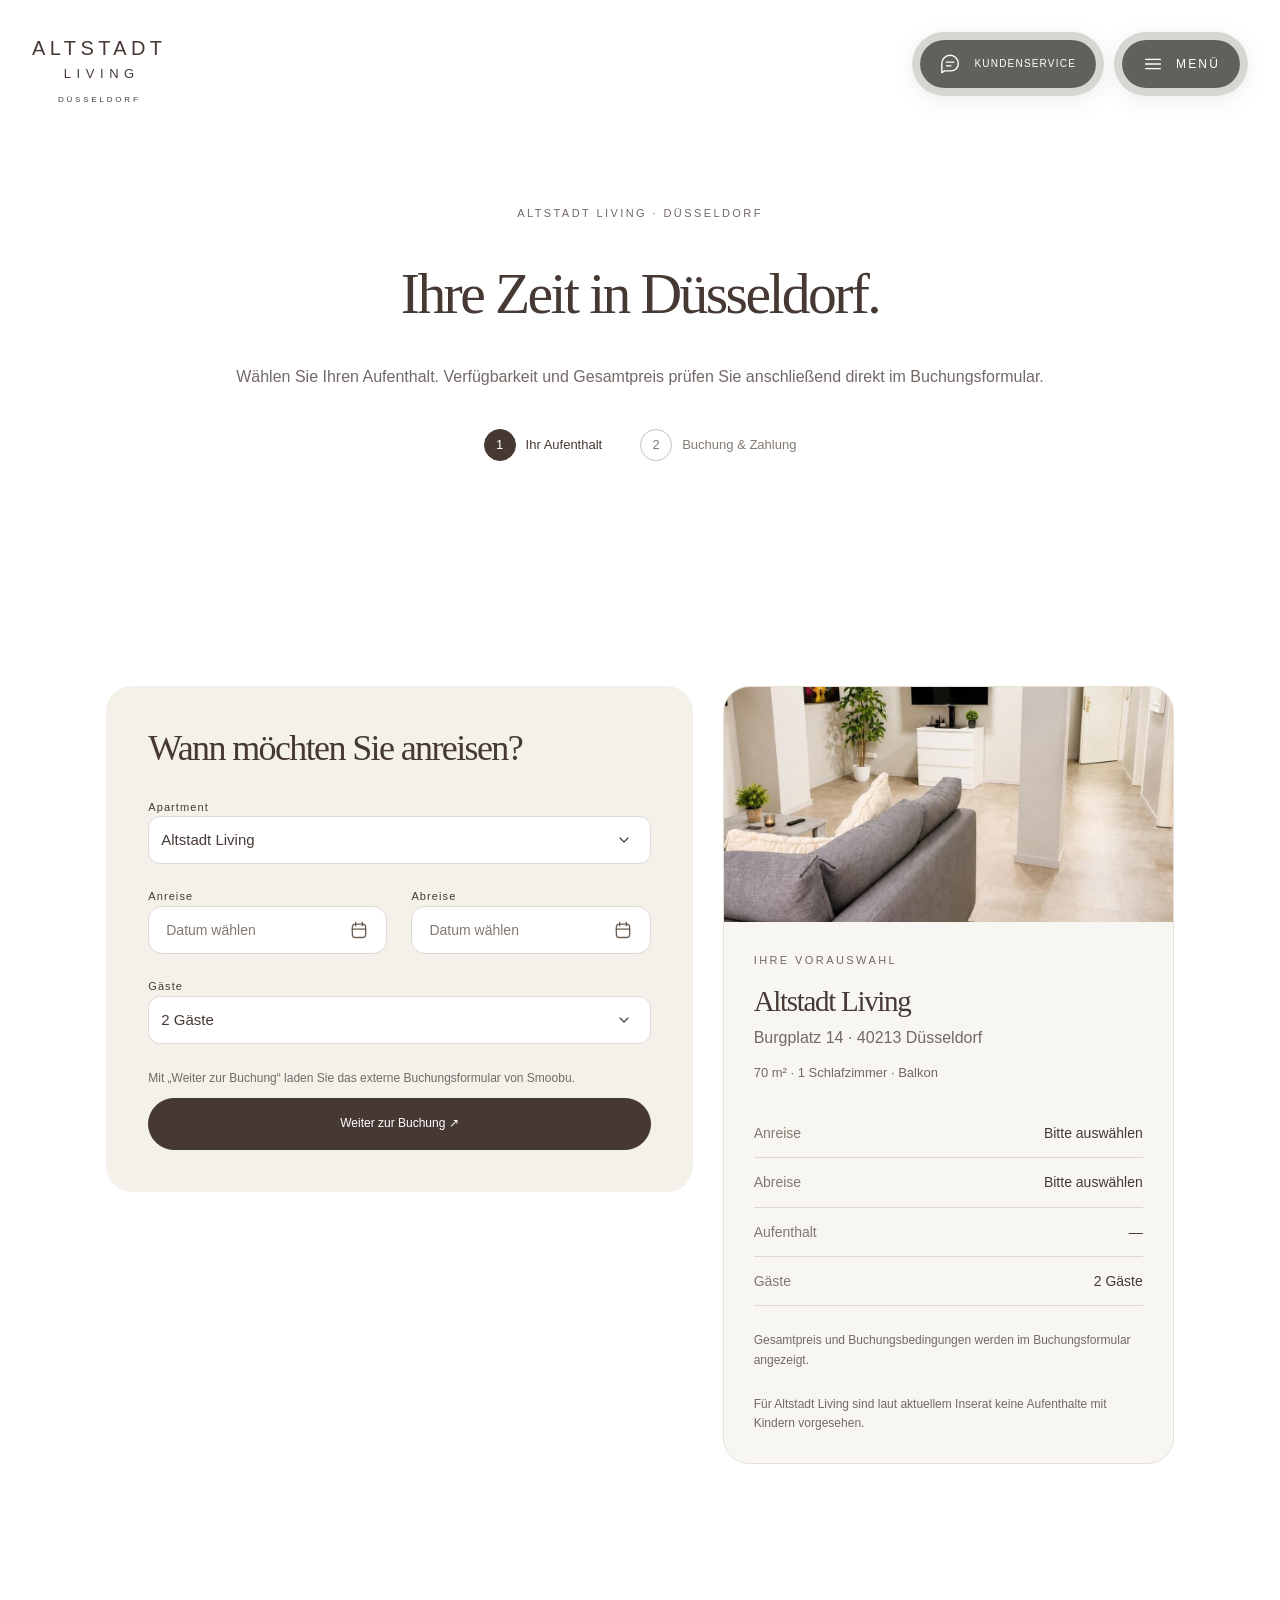
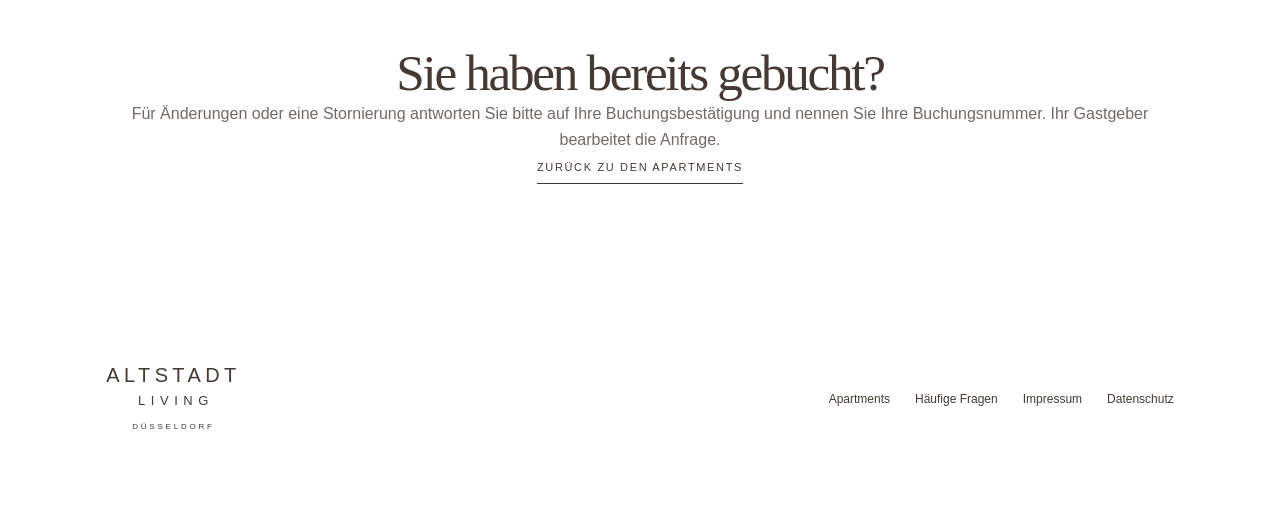
<file: public/buchen.html>
<!doctype html>
<html lang="de"><head><meta charset="utf-8"><meta name="viewport" content="width=device-width,initial-scale=1"><meta name="description" content="Planen Sie Ihren Aufenthalt in Altstadt Living oder Altstadt Living Deluxe am Burgplatz 14 in Düsseldorf. Apartment, Reisedaten und Gästezahl auswählen."><meta name="theme-color" content="#463934"><title>Aufenthalt buchen · Altstadt Living Düsseldorf</title><link rel="stylesheet" href="style.css"><script src="config.js" defer></script><script src="apartments.js" defer></script><script src="app.js" defer></script><script src="booking-embed.js" defer></script><script src="booking.js" defer></script><link rel="stylesheet" href="customer-service.css"><link rel="stylesheet" href="date-picker.css"><script src="service-knowledge.js" defer></script><script src="customer-service.js" defer></script><script src="date-picker.js" defer></script></head><body class="apartment-page booking-page"><a class="skip" href="#main">Zum Inhalt</a><header><a class="brand" href="index.html" aria-label="Altstadt Living – Startseite"><span class="brand-wordmark">ALTSTADT<span>LIVING</span></span><small>DÜSSELDORF</small></a><div class="header-actions"><button class="header-menu service-trigger" id="service-open" aria-haspopup="dialog" aria-controls="customer-service" aria-expanded="false" aria-label="Kundenservice öffnen"><svg class="menu-icon" viewBox="0 0 24 24" fill="none" stroke="currentColor" stroke-width="1.5" stroke-linecap="round" stroke-linejoin="round" aria-hidden="true"><path d="M20 11.5a8 8 0 0 1-8 8H5l-3 2V11.5a9 9 0 1 1 18 0Z"/><path d="M7 10h8m-8 4h5"/></svg><span class="service-label">KUNDENSERVICE</span></button><button class="header-menu" id="menu-open" aria-haspopup="dialog" aria-controls="menu"><svg class="menu-icon" viewbox="0 0 24 24" fill="none" aria-hidden="true"><path d="M4 7h16M4 12h16M4 17h16" stroke="currentColor" stroke-width="1.5" stroke-linecap="round"></path></svg>MENÜ</button></div></header><main id="main"><section class="checkout-intro wrap"><p class="eyebrow">Altstadt Living · Düsseldorf</p><h1>Ihre Zeit in Düsseldorf.</h1><p>Wählen Sie Ihren Aufenthalt. Verfügbarkeit und Gesamtpreis prüfen Sie anschließend direkt im Buchungsformular.</p><ol class="checkout-steps" aria-label="Buchungsschritte"><li id="step-stay" aria-current="step"><span>1</span> Ihr Aufenthalt</li><li id="step-provider"><span>2</span> Buchung &amp; Zahlung</li></ol></section><section class="checkout-layout wrap" id="aufenthalt"><div class="checkout-panel"><div id="stay-panel"><h2>Wann möchten Sie anreisen?</h2><form id="journey-form"><label for="journey-apartment">Apartment<select id="journey-apartment" name="apartment" required><option value="apartment1">Altstadt Living</option><option value="apartment2">Altstadt Living Deluxe</option></select></label><div class="date-fields"><label for="journey-arrival">Anreise<input id="journey-arrival" name="arrival" type="date" required></label><label for="journey-departure">Abreise<input id="journey-departure" name="departure" type="date" required></label></div><label for="journey-guests">Gäste<select id="journey-guests" name="guests" required><option value="1">1 Gast</option><option value="2" selected>2 Gäste</option><option value="3">3 Gäste</option><option value="4">4 Gäste</option></select></label><p class="journey-error" id="journey-error" role="alert"></p><p class="checkout-small">Mit „Weiter zur Buchung“ laden Sie das externe Buchungsformular von Smoobu.</p><button class="solid" type="submit">Weiter zur Buchung ↗</button></form></div><div id="provider-panel" hidden><p class="eyebrow">Nächster Schritt</p><h2>Verfügbarkeit.<br>Preis. Ihr Aufenthalt.</h2><p>Im Buchungsformular prüfen Sie die Verfügbarkeit und den Gesamtpreis. Anschließend ergänzen Sie Ihre Kontaktdaten und wählen Ihre Zahlungsart.</p><div class="provider-status" id="provider-status" role="status"></div><div class="smoobu-embed-shell" id="smoobu-embed-shell" hidden><p id="embed-loading" class="embed-loading" role="status">Das Buchungsformular wird geladen …</p><div id="apartmentIframeAll" aria-label="Smoobu-Buchungsformular"></div></div><p class="checkout-small provider-selection-note">Die Zusammenfassung zeigt Ihre Vorauswahl. Änderungen im Smoobu-Formular werden hier nicht zurückgespiegelt; für Ihre Buchung gelten die Angaben im Smoobu-Formular.</p><a class="outline provider-link" id="provider-link" target="_blank" rel="noopener noreferrer" hidden>Buchungsformular separat öffnen ↗</a><p class="checkout-small">Apple Pay kann auf der separaten Buchungsseite in Safari erscheinen, wenn Apple Pay auf Ihrem Gerät eingerichtet ist.</p><button class="outline" id="edit-stay" type="button">Angaben ändern</button><p class="checkout-small">Eine Reservierung kommt erst mit dem verbindlichen Abschluss im Buchungsformular zustande. Ob Ihre Buchung bestätigt wurde, sehen Sie dort.</p></div></div><aside class="checkout-summary" aria-label="Zusammenfassung"><img id="summary-image" src="images/altstadt-living/04.jpg" alt="Wohnbereich mit Sofa und Flachbild-TV – Altstadt Living"><div class="summary-body"><p class="eyebrow">Ihre Vorauswahl</p><h2 id="summary-title">Altstadt Living</h2><p>Burgplatz 14 · 40213 Düsseldorf</p><p id="summary-details" class="summary-apartment-details">70 m² · 1 Schlafzimmer · Balkon</p><dl><div><dt>Anreise</dt><dd id="summary-arrival">Bitte auswählen</dd></div><div><dt>Abreise</dt><dd id="summary-departure">Bitte auswählen</dd></div><div><dt>Aufenthalt</dt><dd id="summary-nights">—</dd></div><div><dt>Gäste</dt><dd id="summary-guests">2 Gäste</dd></div></dl><p class="checkout-small">Gesamtpreis und Buchungsbedingungen werden im Buchungsformular angezeigt.</p><p id="summary-policy" class="checkout-small">Für Altstadt Living sind laut aktuellem Inserat keine Aufenthalte mit Kindern vorgesehen.</p></div></aside></section><section class="checkout-help wrap"><h2>Sie haben bereits gebucht?</h2><p>Für Änderungen oder eine Stornierung antworten Sie bitte auf Ihre Buchungsbestätigung und nennen Sie Ihre Buchungsnummer. Ihr Gastgeber bearbeitet die Anfrage.</p><a class="line-link" href="index.html#apartments">Zurück zu den Apartments</a></section></main><footer class="wrap"><a class="brand" href="index.html" aria-label="Altstadt Living – Startseite"><span class="brand-wordmark">ALTSTADT<span>LIVING</span></span><small>DÜSSELDORF</small></a><nav><a href="index.html#apartments">Apartments</a><a href="index.html#fragen">Häufige Fragen</a><a href="impressum.html">Impressum</a><a href="datenschutz.html">Datenschutz</a></nav></footer>

<dialog id="menu" class="menu-dialog" aria-label="Seitennavigation"><button class="close" aria-label="Menü schließen">×</button><p class="eyebrow">Altstadt Living</p><div class="menu-content"><nav aria-label="Hauptnavigation"><a href="index.html">Willkommen</a><a href="index.html#apartments">Die Apartments</a></nav><div class="menu-apartments"><a class="menu-apartment" href="apartment-1.html"><img src="images/altstadt-living/04.jpg" alt="Wohnbereich mit Sofa und Flachbild-TV – Altstadt Living" loading="lazy"><span>Altstadt Living <span aria-hidden="true">↗</span></span></a><a class="menu-apartment" href="apartment-2.html"><img src="images/altstadt-living-deluxe/03.jpg" alt="Wohn- und Essbereich – Altstadt Living Deluxe" loading="lazy"><span>Altstadt Living Deluxe <span aria-hidden="true">↗</span></span></a></div><nav aria-label="Aufenthalt und Informationen"><a href="#aufenthalt">Aufenthalt planen</a><a href="index.html#fragen">Gut zu wissen</a></nav><div class="menu-contacts"><p class="eyebrow">Kontakt</p><a class="menu-contact" data-contact="phone" aria-disabled="true"><svg viewbox="0 0 24 24" fill="none" stroke="currentColor" stroke-width="1.5" stroke-linecap="round" stroke-linejoin="round" aria-hidden="true"><path d="M21 16.9v3a2 2 0 0 1-2.2 2A19.8 19.8 0 0 1 2.1 5.2 2 2 0 0 1 4.1 3h3a2 2 0 0 1 2 1.7c.1 1 .4 1.9.7 2.8a2 2 0 0 1-.5 2.1L8 10.9a16 16 0 0 0 5.1 5.1l1.3-1.3a2 2 0 0 1 2.1-.5c.9.3 1.8.6 2.8.7a2 2 0 0 1 1.7 2Z"></path></svg><span><strong>Telefon</strong><small data-contact-value>Telefonnummer folgt</small></span></a><a class="menu-contact" data-contact="email" aria-disabled="true"><svg viewbox="0 0 24 24" fill="none" stroke="currentColor" stroke-width="1.5" stroke-linecap="round" stroke-linejoin="round" aria-hidden="true"><rect x="3" y="5" width="18" height="14" rx="3"></rect><path d="m3 7 9 6 9-6"></path></svg><span><strong>E-Mail</strong><small data-contact-value>E-Mail-Adresse folgt</small></span></a></div></div></dialog>

</body></html>
</file>
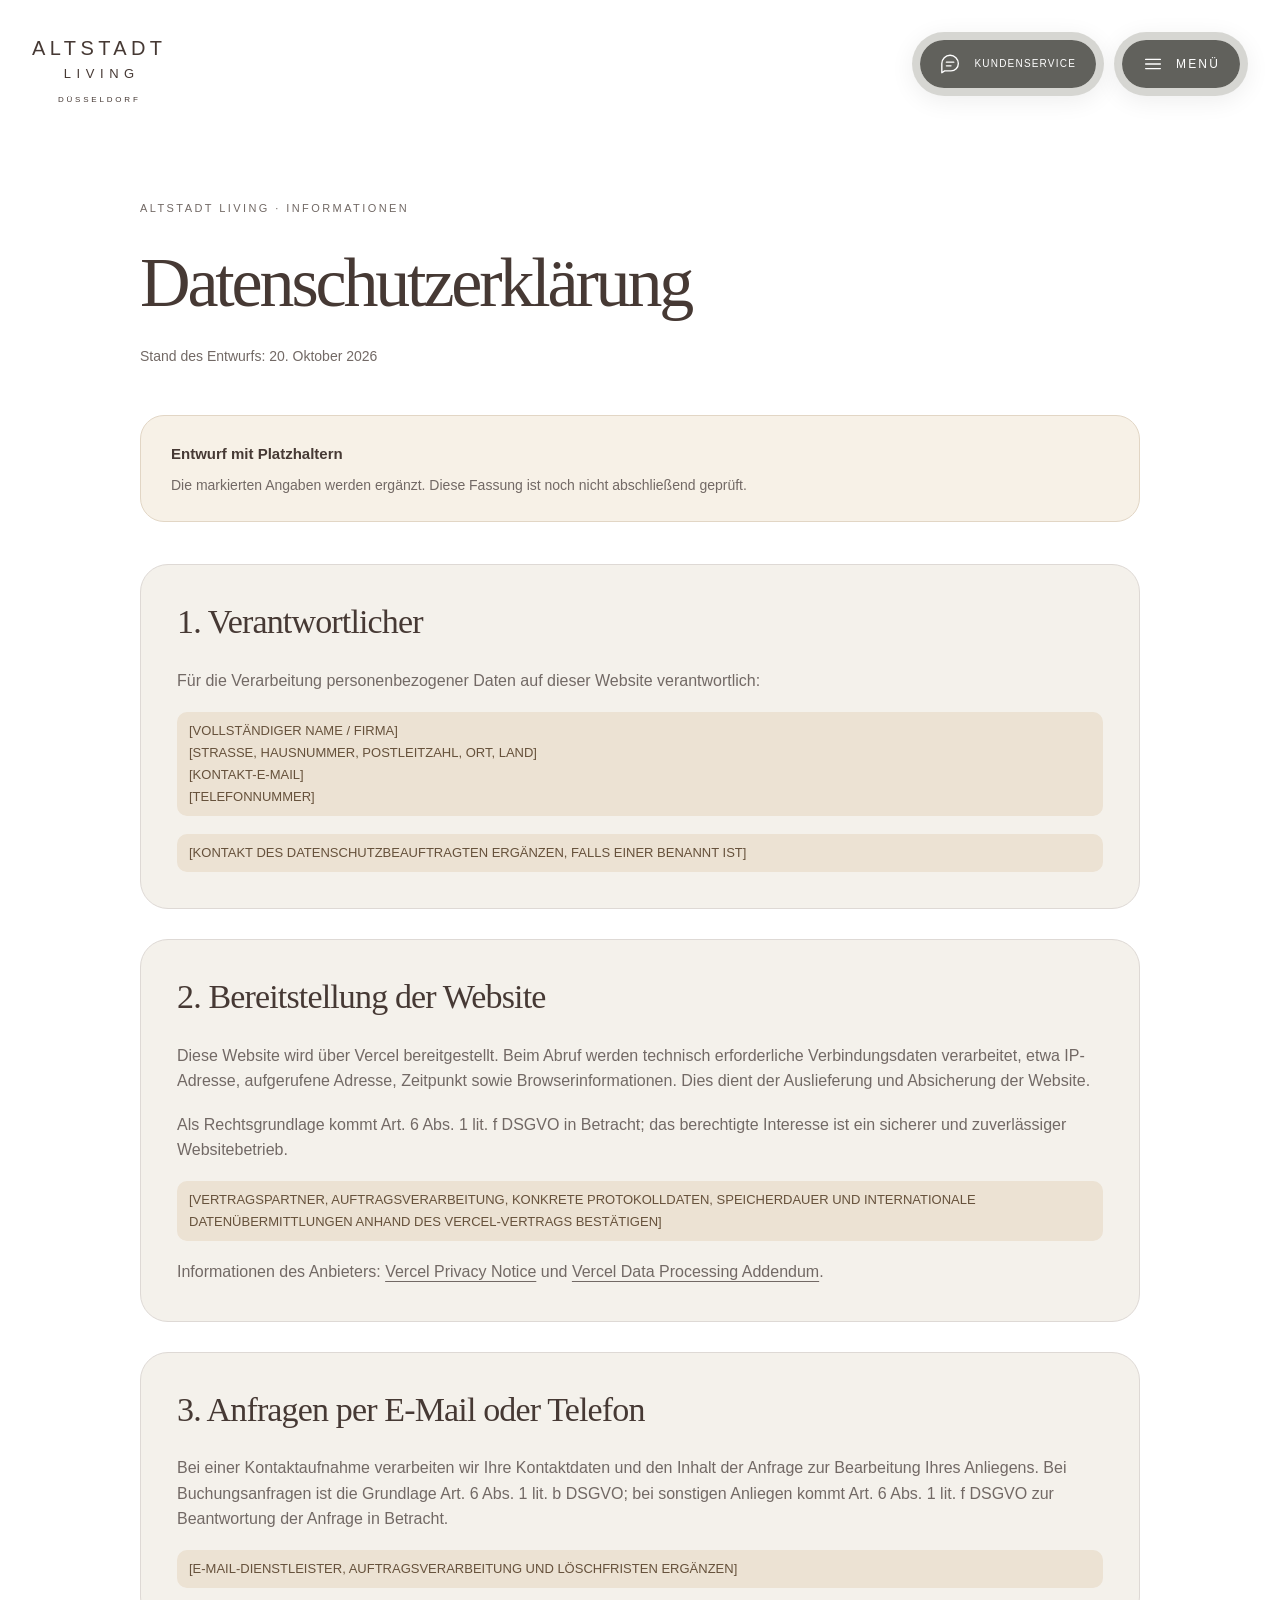
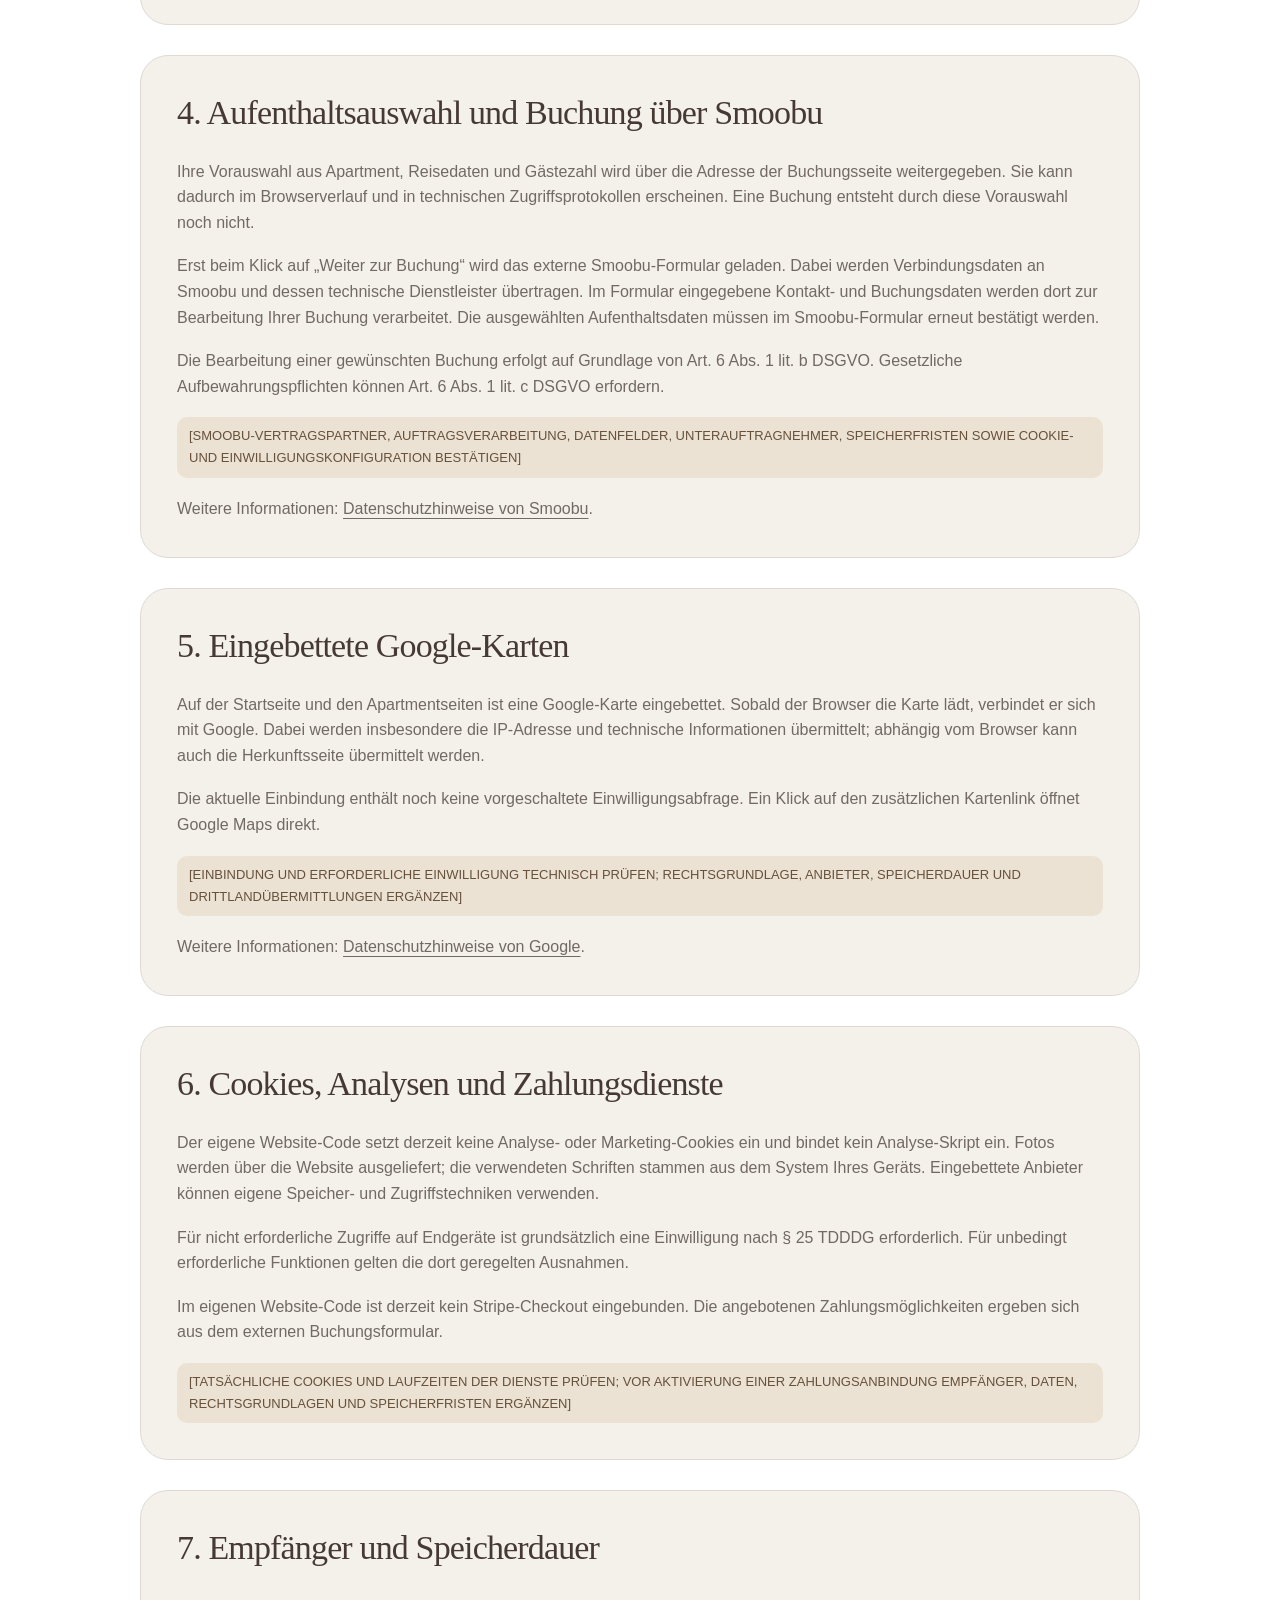
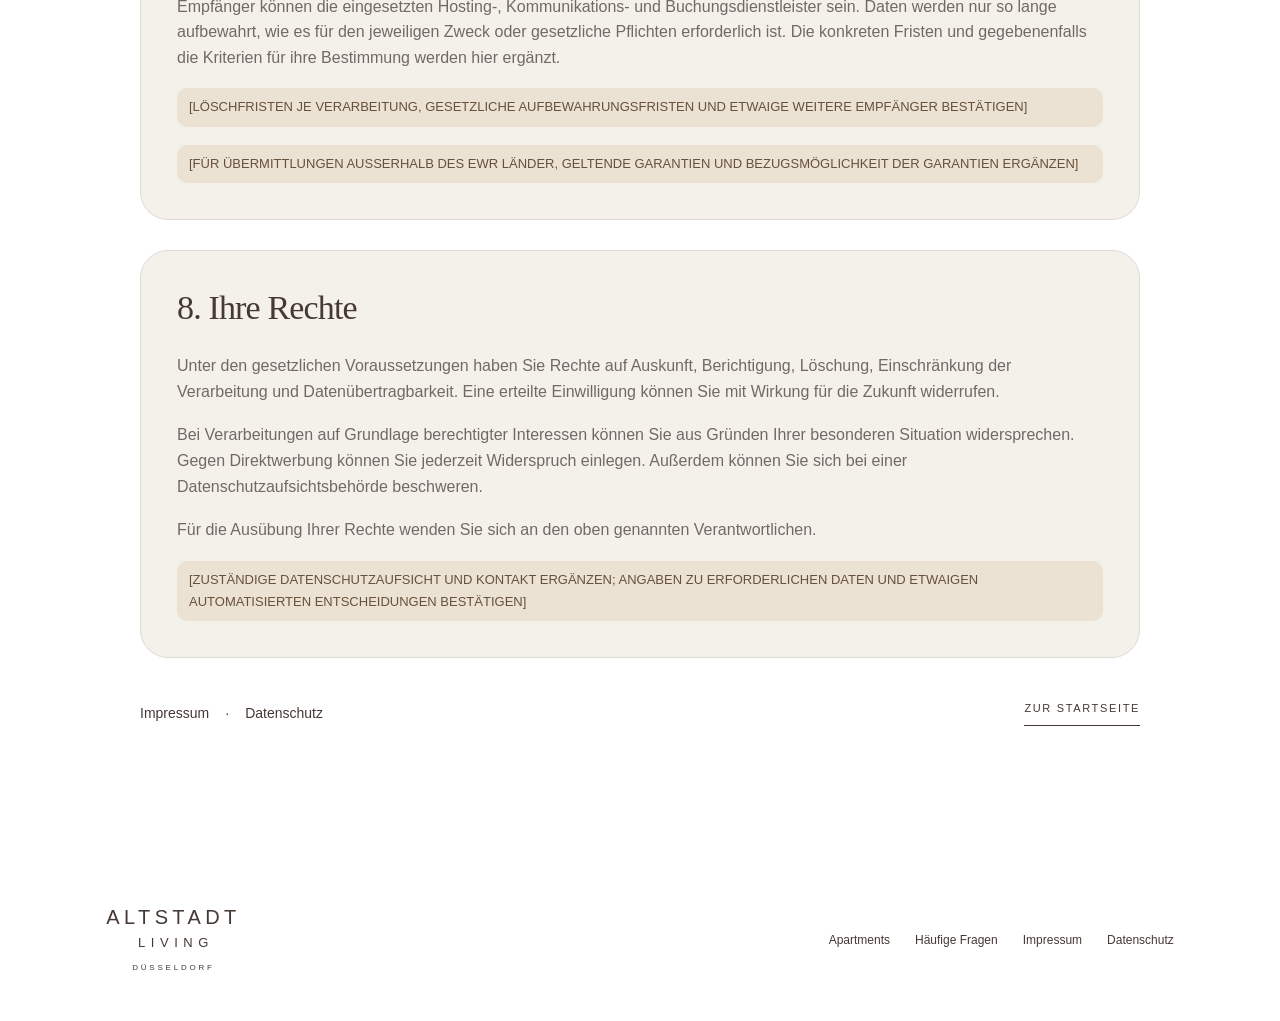
<file: public/datenschutz.html>
<!doctype html>
<html lang="de"><head><meta charset="utf-8"><meta name="viewport" content="width=device-width,initial-scale=1">
<meta name="robots" content="noindex,follow"><meta name="description" content="Datenschutzerklärung für Altstadt Living in Düsseldorf – Entwurf mit Platzhaltern.">
<meta name="theme-color" content="#463934"><title>Datenschutzerklärung · Altstadt Living</title>
<link rel="stylesheet" href="style.css"><link rel="stylesheet" href="legal.css">
<script src="config.js" defer></script><script src="app.js" defer></script><link rel="stylesheet" href="customer-service.css"><link rel="stylesheet" href="date-picker.css"><script src="service-knowledge.js" defer></script><script src="customer-service.js" defer></script><script src="date-picker.js" defer></script></head>
<body class="apartment-page legal-page"><a class="skip" href="#main">Zum Inhalt</a><header><a class="brand" href="index.html" aria-label="Altstadt Living – Startseite"><span class="brand-wordmark">ALTSTADT<span>LIVING</span></span><small>DÜSSELDORF</small></a><div class="header-actions"><button class="header-menu service-trigger" id="service-open" aria-haspopup="dialog" aria-controls="customer-service" aria-expanded="false" aria-label="Kundenservice öffnen"><svg class="menu-icon" viewBox="0 0 24 24" fill="none" stroke="currentColor" stroke-width="1.5" stroke-linecap="round" stroke-linejoin="round" aria-hidden="true"><path d="M20 11.5a8 8 0 0 1-8 8H5l-3 2V11.5a9 9 0 1 1 18 0Z"/><path d="M7 10h8m-8 4h5"/></svg><span class="service-label">KUNDENSERVICE</span></button><button class="header-menu" id="menu-open" aria-haspopup="dialog" aria-controls="menu"><svg class="menu-icon" viewbox="0 0 24 24" fill="none" aria-hidden="true"><path d="M4 7h16M4 12h16M4 17h16" stroke="currentColor" stroke-width="1.5" stroke-linecap="round"></path></svg>MENÜ</button></div></header>
<main id="main" class="legal-main wrap"><div class="legal-intro"><p class="eyebrow">Altstadt Living · Informationen</p><h1>Datenschutzerklärung</h1><p>Stand des Entwurfs: 20. Oktober 2026</p></div>
<aside class="legal-note"><strong>Entwurf mit Platzhaltern</strong><p>Die markierten Angaben werden ergänzt. Diese Fassung ist noch nicht abschließend geprüft.</p></aside><article class="legal-content" aria-label="Datenschutzerklärung">
<section class="legal-card"><h2>1. Verantwortlicher</h2><p>Für die Verarbeitung personenbezogener Daten auf dieser Website verantwortlich:</p>
<p class="placeholder">[VOLLSTÄNDIGER NAME / FIRMA]<br>[STRASSE, HAUSNUMMER, POSTLEITZAHL, ORT, LAND]<br>[KONTAKT-E-MAIL]<br>[TELEFONNUMMER]</p>
<p class="placeholder">[KONTAKT DES DATENSCHUTZBEAUFTRAGTEN ERGÄNZEN, FALLS EINER BENANNT IST]</p></section>
<section class="legal-card"><h2>2. Bereitstellung der Website</h2><p>Diese Website wird über Vercel bereitgestellt. Beim Abruf werden technisch erforderliche Verbindungsdaten verarbeitet, etwa IP-Adresse, aufgerufene Adresse, Zeitpunkt sowie Browserinformationen. Dies dient der Auslieferung und Absicherung der Website.</p>
<p>Als Rechtsgrundlage kommt Art. 6 Abs. 1 lit. f DSGVO in Betracht; das berechtigte Interesse ist ein sicherer und zuverlässiger Websitebetrieb.</p>
<p class="placeholder">[VERTRAGSPARTNER, AUFTRAGSVERARBEITUNG, KONKRETE PROTOKOLLDATEN, SPEICHERDAUER UND INTERNATIONALE DATENÜBERMITTLUNGEN ANHAND DES VERCEL-VERTRAGS BESTÄTIGEN]</p>
<p>Informationen des Anbieters: <a href="https://vercel.com/legal/privacy-notice">Vercel Privacy Notice</a> und <a href="https://vercel.com/legal/dpa">Vercel Data Processing Addendum</a>.</p></section>
<section class="legal-card"><h2>3. Anfragen per E-Mail oder Telefon</h2><p>Bei einer Kontaktaufnahme verarbeiten wir Ihre Kontaktdaten und den Inhalt der Anfrage zur Bearbeitung Ihres Anliegens. Bei Buchungsanfragen ist die Grundlage Art. 6 Abs. 1 lit. b DSGVO; bei sonstigen Anliegen kommt Art. 6 Abs. 1 lit. f DSGVO zur Beantwortung der Anfrage in Betracht.</p>
<p class="placeholder">[E-MAIL-DIENSTLEISTER, AUFTRAGSVERARBEITUNG UND LÖSCHFRISTEN ERGÄNZEN]</p></section>
<section class="legal-card"><h2>4. Aufenthaltsauswahl und Buchung über Smoobu</h2><p>Ihre Vorauswahl aus Apartment, Reisedaten und Gästezahl wird über die Adresse der Buchungsseite weitergegeben. Sie kann dadurch im Browserverlauf und in technischen Zugriffsprotokollen erscheinen. Eine Buchung entsteht durch diese Vorauswahl noch nicht.</p>
<p>Erst beim Klick auf „Weiter zur Buchung“ wird das externe Smoobu-Formular geladen. Dabei werden Verbindungsdaten an Smoobu und dessen technische Dienstleister übertragen. Im Formular eingegebene Kontakt- und Buchungsdaten werden dort zur Bearbeitung Ihrer Buchung verarbeitet. Die ausgewählten Aufenthaltsdaten müssen im Smoobu-Formular erneut bestätigt werden.</p>
<p>Die Bearbeitung einer gewünschten Buchung erfolgt auf Grundlage von Art. 6 Abs. 1 lit. b DSGVO. Gesetzliche Aufbewahrungspflichten können Art. 6 Abs. 1 lit. c DSGVO erfordern.</p>
<p class="placeholder">[SMOOBU-VERTRAGSPARTNER, AUFTRAGSVERARBEITUNG, DATENFELDER, UNTERAUFTRAGNEHMER, SPEICHERFRISTEN SOWIE COOKIE- UND EINWILLIGUNGSKONFIGURATION BESTÄTIGEN]</p>
<p>Weitere Informationen: <a href="https://www.smoobu.com/de/datenschutz/">Datenschutzhinweise von Smoobu</a>.</p></section>
<section class="legal-card"><h2>5. Eingebettete Google-Karten</h2><p>Auf der Startseite und den Apartmentseiten ist eine Google-Karte eingebettet. Sobald der Browser die Karte lädt, verbindet er sich mit Google. Dabei werden insbesondere die IP-Adresse und technische Informationen übermittelt; abhängig vom Browser kann auch die Herkunftsseite übermittelt werden.</p>
<p>Die aktuelle Einbindung enthält noch keine vorgeschaltete Einwilligungsabfrage. Ein Klick auf den zusätzlichen Kartenlink öffnet Google Maps direkt.</p>
<p class="placeholder">[EINBINDUNG UND ERFORDERLICHE EINWILLIGUNG TECHNISCH PRÜFEN; RECHTSGRUNDLAGE, ANBIETER, SPEICHERDAUER UND DRITTLANDÜBERMITTLUNGEN ERGÄNZEN]</p>
<p>Weitere Informationen: <a href="https://policies.google.com/privacy?hl=de">Datenschutzhinweise von Google</a>.</p></section>
<section class="legal-card"><h2>6. Cookies, Analysen und Zahlungsdienste</h2><p>Der eigene Website-Code setzt derzeit keine Analyse- oder Marketing-Cookies ein und bindet kein Analyse-Skript ein. Fotos werden über die Website ausgeliefert; die verwendeten Schriften stammen aus dem System Ihres Geräts. Eingebettete Anbieter können eigene Speicher- und Zugriffstechniken verwenden.</p>
<p>Für nicht erforderliche Zugriffe auf Endgeräte ist grundsätzlich eine Einwilligung nach § 25 TDDDG erforderlich. Für unbedingt erforderliche Funktionen gelten die dort geregelten Ausnahmen.</p>
<p>Im eigenen Website-Code ist derzeit kein Stripe-Checkout eingebunden. Die angebotenen Zahlungsmöglichkeiten ergeben sich aus dem externen Buchungsformular.</p>
<p class="placeholder">[TATSÄCHLICHE COOKIES UND LAUFZEITEN DER DIENSTE PRÜFEN; VOR AKTIVIERUNG EINER ZAHLUNGSANBINDUNG EMPFÄNGER, DATEN, RECHTSGRUNDLAGEN UND SPEICHERFRISTEN ERGÄNZEN]</p></section>
<section class="legal-card"><h2>7. Empfänger und Speicherdauer</h2><p>Empfänger können die eingesetzten Hosting-, Kommunikations- und Buchungsdienstleister sein. Daten werden nur so lange aufbewahrt, wie es für den jeweiligen Zweck oder gesetzliche Pflichten erforderlich ist. Die konkreten Fristen und gegebenenfalls die Kriterien für ihre Bestimmung werden hier ergänzt.</p>
<p class="placeholder">[LÖSCHFRISTEN JE VERARBEITUNG, GESETZLICHE AUFBEWAHRUNGSFRISTEN UND ETWAIGE WEITERE EMPFÄNGER BESTÄTIGEN]</p>
<p class="placeholder">[FÜR ÜBERMITTLUNGEN AUSSERHALB DES EWR LÄNDER, GELTENDE GARANTIEN UND BEZUGSMÖGLICHKEIT DER GARANTIEN ERGÄNZEN]</p></section>
<section class="legal-card"><h2>8. Ihre Rechte</h2><p>Unter den gesetzlichen Voraussetzungen haben Sie Rechte auf Auskunft, Berichtigung, Löschung, Einschränkung der Verarbeitung und Datenübertragbarkeit. Eine erteilte Einwilligung können Sie mit Wirkung für die Zukunft widerrufen.</p>
<p>Bei Verarbeitungen auf Grundlage berechtigter Interessen können Sie aus Gründen Ihrer besonderen Situation widersprechen. Gegen Direktwerbung können Sie jederzeit Widerspruch einlegen. Außerdem können Sie sich bei einer Datenschutzaufsichtsbehörde beschweren.</p>
<p>Für die Ausübung Ihrer Rechte wenden Sie sich an den oben genannten Verantwortlichen.</p>
<p class="placeholder">[ZUSTÄNDIGE DATENSCHUTZAUFSICHT UND KONTAKT ERGÄNZEN; ANGABEN ZU ERFORDERLICHEN DATEN UND ETWAIGEN AUTOMATISIERTEN ENTSCHEIDUNGEN BESTÄTIGEN]</p></section>
</article>
<nav class="legal-navigation" aria-label="Weitere Informationen"><a href="impressum.html">Impressum</a> · <a href="datenschutz.html">Datenschutz</a><a class="line-link" href="index.html">Zur Startseite</a></nav></main>
<footer class="wrap"><a class="brand" href="index.html" aria-label="Altstadt Living – Startseite"><span class="brand-wordmark">ALTSTADT<span>LIVING</span></span><small>DÜSSELDORF</small></a><nav><a href="index.html#apartments">Apartments</a><a href="index.html#fragen">Häufige Fragen</a><a href="impressum.html">Impressum</a><a href="datenschutz.html">Datenschutz</a></nav></footer><dialog id="menu" class="menu-dialog" aria-label="Seitennavigation"><button class="close" aria-label="Menü schließen">×</button><p class="eyebrow">Altstadt Living</p><div class="menu-content"><nav aria-label="Hauptnavigation"><a href="index.html">Willkommen</a><a href="index.html#apartments">Die Apartments</a></nav><div class="menu-apartments"><a class="menu-apartment" href="apartment-1.html"><img src="images/altstadt-living/04.jpg" alt="Wohnbereich mit Sofa und Flachbild-TV – Altstadt Living" loading="lazy"><span>Altstadt Living <span aria-hidden="true">↗</span></span></a><a class="menu-apartment" href="apartment-2.html"><img src="images/altstadt-living-deluxe/03.jpg" alt="Wohn- und Essbereich – Altstadt Living Deluxe" loading="lazy"><span>Altstadt Living Deluxe <span aria-hidden="true">↗</span></span></a></div><nav aria-label="Aufenthalt und Informationen"><a href="buchen.html">Aufenthalt planen</a><a href="index.html#fragen">Gut zu wissen</a></nav><div class="menu-contacts"><p class="eyebrow">Kontakt</p><a class="menu-contact" data-contact="phone" aria-disabled="true"><svg viewbox="0 0 24 24" fill="none" stroke="currentColor" stroke-width="1.5" stroke-linecap="round" stroke-linejoin="round" aria-hidden="true"><path d="M21 16.9v3a2 2 0 0 1-2.2 2A19.8 19.8 0 0 1 2.1 5.2 2 2 0 0 1 4.1 3h3a2 2 0 0 1 2 1.7c.1 1 .4 1.9.7 2.8a2 2 0 0 1-.5 2.1L8 10.9a16 16 0 0 0 5.1 5.1l1.3-1.3a2 2 0 0 1 2.1-.5c.9.3 1.8.6 2.8.7a2 2 0 0 1 1.7 2Z"></path></svg><span><strong>Telefon</strong><small data-contact-value>Telefonnummer folgt</small></span></a><a class="menu-contact" data-contact="email" aria-disabled="true"><svg viewbox="0 0 24 24" fill="none" stroke="currentColor" stroke-width="1.5" stroke-linecap="round" stroke-linejoin="round" aria-hidden="true"><rect x="3" y="5" width="18" height="14" rx="3"></rect><path d="m3 7 9 6 9-6"></path></svg><span><strong>E-Mail</strong><small data-contact-value>E-Mail-Adresse folgt</small></span></a></div></div></dialog></body></html>
</file>
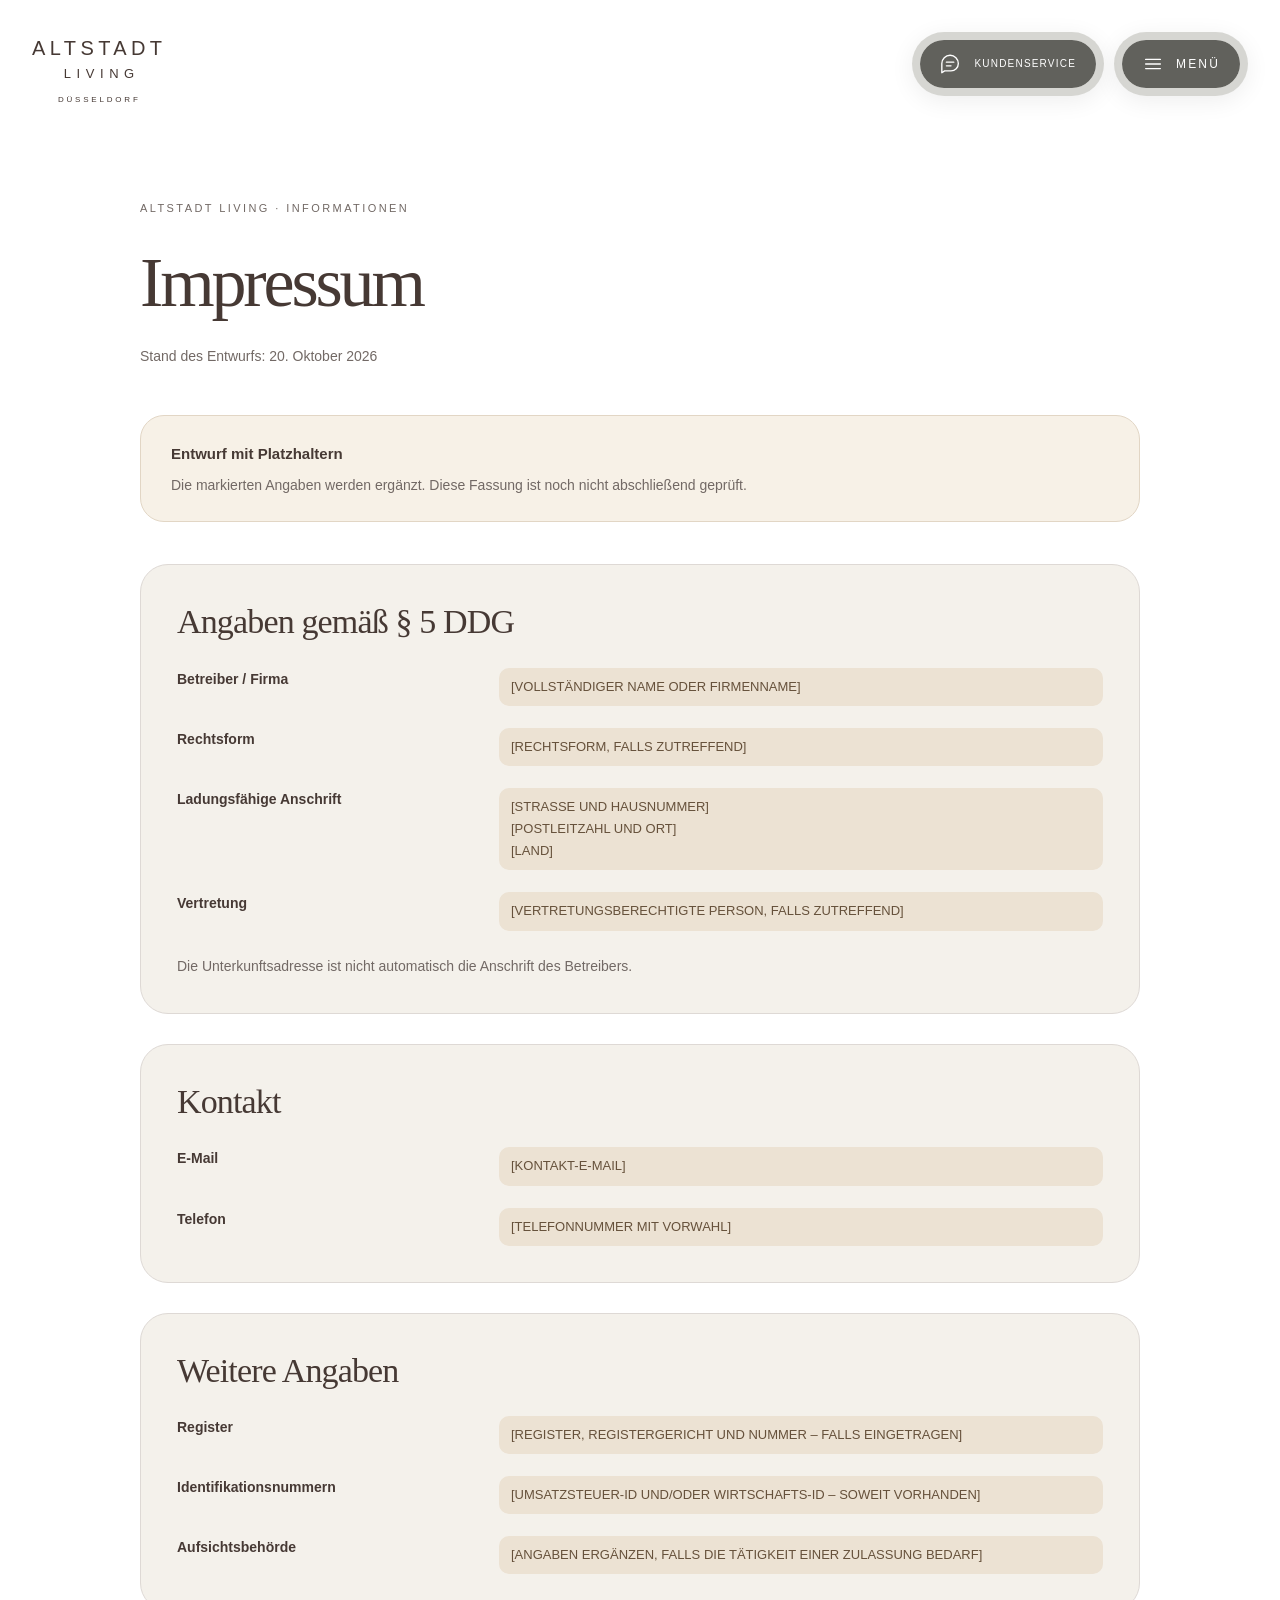
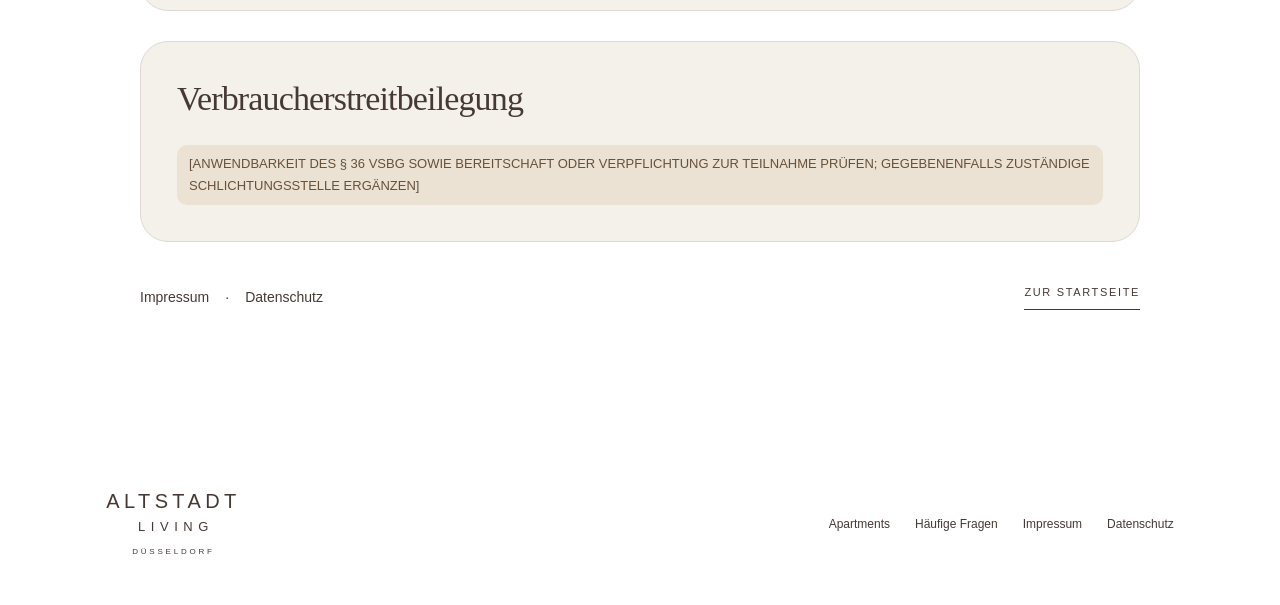
<file: public/impressum.html>
<!doctype html>
<html lang="de"><head><meta charset="utf-8"><meta name="viewport" content="width=device-width,initial-scale=1">
<meta name="robots" content="noindex,follow"><meta name="description" content="Impressum für Altstadt Living in Düsseldorf – Entwurf mit Platzhaltern.">
<meta name="theme-color" content="#463934"><title>Impressum · Altstadt Living</title>
<link rel="stylesheet" href="style.css"><link rel="stylesheet" href="legal.css">
<script src="config.js" defer></script><script src="app.js" defer></script><link rel="stylesheet" href="customer-service.css"><link rel="stylesheet" href="date-picker.css"><script src="service-knowledge.js" defer></script><script src="customer-service.js" defer></script><script src="date-picker.js" defer></script></head>
<body class="apartment-page legal-page"><a class="skip" href="#main">Zum Inhalt</a><header><a class="brand" href="index.html" aria-label="Altstadt Living – Startseite"><span class="brand-wordmark">ALTSTADT<span>LIVING</span></span><small>DÜSSELDORF</small></a><div class="header-actions"><button class="header-menu service-trigger" id="service-open" aria-haspopup="dialog" aria-controls="customer-service" aria-expanded="false" aria-label="Kundenservice öffnen"><svg class="menu-icon" viewBox="0 0 24 24" fill="none" stroke="currentColor" stroke-width="1.5" stroke-linecap="round" stroke-linejoin="round" aria-hidden="true"><path d="M20 11.5a8 8 0 0 1-8 8H5l-3 2V11.5a9 9 0 1 1 18 0Z"/><path d="M7 10h8m-8 4h5"/></svg><span class="service-label">KUNDENSERVICE</span></button><button class="header-menu" id="menu-open" aria-haspopup="dialog" aria-controls="menu"><svg class="menu-icon" viewbox="0 0 24 24" fill="none" aria-hidden="true"><path d="M4 7h16M4 12h16M4 17h16" stroke="currentColor" stroke-width="1.5" stroke-linecap="round"></path></svg>MENÜ</button></div></header>
<main id="main" class="legal-main wrap"><div class="legal-intro"><p class="eyebrow">Altstadt Living · Informationen</p><h1>Impressum</h1><p>Stand des Entwurfs: 20. Oktober 2026</p></div>
<aside class="legal-note"><strong>Entwurf mit Platzhaltern</strong><p>Die markierten Angaben werden ergänzt. Diese Fassung ist noch nicht abschließend geprüft.</p></aside><article class="legal-content" aria-label="Impressum">
<section class="legal-card"><h2>Angaben gemäß § 5 DDG</h2>
<dl class="legal-details">
<div><dt>Betreiber / Firma</dt><dd><span class="placeholder">[VOLLSTÄNDIGER NAME ODER FIRMENNAME]</span></dd></div>
<div><dt>Rechtsform</dt><dd><span class="placeholder">[RECHTSFORM, FALLS ZUTREFFEND]</span></dd></div>
<div><dt>Ladungsfähige Anschrift</dt><dd><span class="placeholder">[STRASSE UND HAUSNUMMER]<br>[POSTLEITZAHL UND ORT]<br>[LAND]</span></dd></div>
<div><dt>Vertretung</dt><dd><span class="placeholder">[VERTRETUNGSBERECHTIGTE PERSON, FALLS ZUTREFFEND]</span></dd></div>
</dl><p>Die Unterkunftsadresse ist nicht automatisch die Anschrift des Betreibers.</p></section>
<section class="legal-card"><h2>Kontakt</h2><dl class="legal-details">
<div><dt>E-Mail</dt><dd><span class="placeholder">[KONTAKT-E-MAIL]</span></dd></div>
<div><dt>Telefon</dt><dd><span class="placeholder">[TELEFONNUMMER MIT VORWAHL]</span></dd></div></dl></section>
<section class="legal-card"><h2>Weitere Angaben</h2><dl class="legal-details">
<div><dt>Register</dt><dd><span class="placeholder">[REGISTER, REGISTERGERICHT UND NUMMER – FALLS EINGETRAGEN]</span></dd></div>
<div><dt>Identifikationsnummern</dt><dd><span class="placeholder">[UMSATZSTEUER-ID UND/ODER WIRTSCHAFTS-ID – SOWEIT VORHANDEN]</span></dd></div>
<div><dt>Aufsichtsbehörde</dt><dd><span class="placeholder">[ANGABEN ERGÄNZEN, FALLS DIE TÄTIGKEIT EINER ZULASSUNG BEDARF]</span></dd></div>
</dl></section>
<section class="legal-card"><h2>Verbraucherstreitbeilegung</h2><p class="placeholder">[ANWENDBARKEIT DES § 36 VSBG SOWIE BEREITSCHAFT ODER VERPFLICHTUNG ZUR TEILNAHME PRÜFEN; GEGEBENENFALLS ZUSTÄNDIGE SCHLICHTUNGSSTELLE ERGÄNZEN]</p></section>
</article>
<nav class="legal-navigation" aria-label="Weitere Informationen"><a href="impressum.html">Impressum</a> · <a href="datenschutz.html">Datenschutz</a><a class="line-link" href="index.html">Zur Startseite</a></nav></main>
<footer class="wrap"><a class="brand" href="index.html" aria-label="Altstadt Living – Startseite"><span class="brand-wordmark">ALTSTADT<span>LIVING</span></span><small>DÜSSELDORF</small></a><nav><a href="index.html#apartments">Apartments</a><a href="index.html#fragen">Häufige Fragen</a><a href="impressum.html">Impressum</a><a href="datenschutz.html">Datenschutz</a></nav></footer><dialog id="menu" class="menu-dialog" aria-label="Seitennavigation"><button class="close" aria-label="Menü schließen">×</button><p class="eyebrow">Altstadt Living</p><div class="menu-content"><nav aria-label="Hauptnavigation"><a href="index.html">Willkommen</a><a href="index.html#apartments">Die Apartments</a></nav><div class="menu-apartments"><a class="menu-apartment" href="apartment-1.html"><img src="images/altstadt-living/04.jpg" alt="Wohnbereich mit Sofa und Flachbild-TV – Altstadt Living" loading="lazy"><span>Altstadt Living <span aria-hidden="true">↗</span></span></a><a class="menu-apartment" href="apartment-2.html"><img src="images/altstadt-living-deluxe/03.jpg" alt="Wohn- und Essbereich – Altstadt Living Deluxe" loading="lazy"><span>Altstadt Living Deluxe <span aria-hidden="true">↗</span></span></a></div><nav aria-label="Aufenthalt und Informationen"><a href="buchen.html">Aufenthalt planen</a><a href="index.html#fragen">Gut zu wissen</a></nav><div class="menu-contacts"><p class="eyebrow">Kontakt</p><a class="menu-contact" data-contact="phone" aria-disabled="true"><svg viewbox="0 0 24 24" fill="none" stroke="currentColor" stroke-width="1.5" stroke-linecap="round" stroke-linejoin="round" aria-hidden="true"><path d="M21 16.9v3a2 2 0 0 1-2.2 2A19.8 19.8 0 0 1 2.1 5.2 2 2 0 0 1 4.1 3h3a2 2 0 0 1 2 1.7c.1 1 .4 1.9.7 2.8a2 2 0 0 1-.5 2.1L8 10.9a16 16 0 0 0 5.1 5.1l1.3-1.3a2 2 0 0 1 2.1-.5c.9.3 1.8.6 2.8.7a2 2 0 0 1 1.7 2Z"></path></svg><span><strong>Telefon</strong><small data-contact-value>Telefonnummer folgt</small></span></a><a class="menu-contact" data-contact="email" aria-disabled="true"><svg viewbox="0 0 24 24" fill="none" stroke="currentColor" stroke-width="1.5" stroke-linecap="round" stroke-linejoin="round" aria-hidden="true"><rect x="3" y="5" width="18" height="14" rx="3"></rect><path d="m3 7 9 6 9-6"></path></svg><span><strong>E-Mail</strong><small data-contact-value>E-Mail-Adresse folgt</small></span></a></div></div></dialog></body></html>
</file>
<file: public/style.css>
:root{--ink:#463934;--muted:#726965;--line:#ded9d5;--paper:#fff;--cream:#f4f1eb}*{box-sizing:border-box}html{scroll-behavior:smooth;scroll-padding-top:30px}body{margin:0;background:var(--paper);color:var(--ink);font:16px/1.6 Arial,Helvetica,sans-serif}a{color:inherit;text-decoration:none}button,input,select{font:inherit;color:inherit}button{cursor:pointer}button,a,input,select{touch-action:manipulation}button:focus-visible,a:focus-visible,input:focus-visible,select:focus-visible{outline:2px solid #80694f;outline-offset:5px}h1,h2,h3,p{margin:0}h1,h2,h3{font-family:Georgia,'Times New Roman',serif;font-weight:400;letter-spacing:-.045em}h2{font-size:clamp(36px,4vw,62px);line-height:1.12}h3{font-size:29px}p{color:var(--muted)}.wrap{width:83.4%;max-width:1440px;margin:auto}.eyebrow{font-size:11px;letter-spacing:.22em;text-transform:uppercase;margin-bottom:25px}.line-link{display:inline-block;background:none;border:0;border-bottom:1px solid;padding:0 0 7px;font-size:11px;letter-spacing:.15em;text-transform:uppercase}.skip{position:fixed;top:8px;left:8px;padding:12px;background:white;z-index:100;transform:translateY(-150%)}.skip:focus{transform:none}header{position:absolute;top:34px;left:8.3%;right:8.3%;z-index:2;display:flex;justify-content:space-between;align-items:center;color:white}.brand{display:flex;flex-direction:column;align-items:center;font:46px/.9 Georgia,serif;letter-spacing:-.08em}.brand span{font:19px/1.4 Georgia,serif;letter-spacing:-.02em;margin-top:10px}.brand small{font:8px/2 Arial,sans-serif;letter-spacing:.32em}.header-book{font-size:12px;border-bottom:1px solid #ffffff70;padding-bottom:6px}.hero{position:relative;min-height:720px;height:95svh;background:#615348;color:white;overflow:hidden}.hero-art{position:absolute;inset:0;background:linear-gradient(130deg,#54483f,#887260 60%,#bca28b);overflow:hidden}.arch{position:absolute;bottom:14%;height:85%;width:32%;border:1px solid #eadfce30;border-radius:48% 48% 0 0;background:linear-gradient(90deg,#3f352d60,#cfbda620,#342d2660);box-shadow:20px 0 70px #291e2333}.arch.a{left:-10%;height:105%;width:40%}.arch.b{left:34%;height:92%;width:30%}.arch.c{right:-10%;height:110%;width:35%}.sun{position:absolute;right:21%;top:18%;width:100px;height:100px;border-radius:50%;background:#dfc7a44a;filter:blur(1px)}.river{position:absolute;bottom:0;width:100%;height:23%;background:linear-gradient(#8a857950,#383a36aa);border-top:1px solid #eadfce50}.hero-art:after{content:'';position:absolute;inset:0;background:linear-gradient(0deg,#2a251f60,transparent)}.hero-copy{position:absolute;top:48%;left:50%;transform:translate(-50%,-50%);width:90%;text-align:center}.hero-copy h1{font-size:clamp(42px,5.4vw,82px);line-height:1.08}.hero-copy p{color:#f2ebe3;margin:24px auto 30px}.hero-copy .eyebrow{margin-bottom:30px}.hero-caption,.hero-number{position:absolute;bottom:55px;color:#e8e0d7;font-size:11px;letter-spacing:.15em}.hero-caption{left:8.3%}.hero-number{right:8.3%}.intro{padding:130px 0}.intro-bottom{margin:45px 0 0 36%;display:grid;grid-template-columns:1fr 1fr;gap:55px}.section-head{display:flex;justify-content:space-between;align-items:end;margin-bottom:60px}.section-head p{max-width:330px}.apartments{padding:20px 0 140px}.cards{display:grid;grid-template-columns:1fr 1fr;gap:40px}.photo{position:relative;border:0;width:100%;height:420px;display:block;overflow:hidden;background:#dad2c5}.photo-one{background:linear-gradient(120deg,#b9ab94,#e5dfd3)}.photo-two{background:linear-gradient(130deg,#a7aaa3,#d9d5cb)}.photo-frame{display:block;position:absolute;inset:13% 22%;border:1px solid #ffffffb0;border-radius:50% 50% 0 0;background:linear-gradient(90deg,#ffffff20,#ffffff70,#ffffff20);box-shadow:25px 20px 50px #64574920;transition:transform .7s}.photo:hover .photo-frame{transform:scale(1.04)}.photo-label{position:absolute;bottom:25px;left:25px;font-size:11px;letter-spacing:.13em}.photo-index{position:absolute;right:28px;top:12px;font:75px Georgia,serif;color:#ffffff60}.card-copy{padding:30px;background:#f8f7f5}.card-copy .eyebrow{margin-bottom:12px}.card-copy p:not(.eyebrow){margin:18px 0 35px}.card-actions{display:flex;justify-content:space-between;gap:20px;align-items:center;font-size:12px}.city{display:grid;grid-template-columns:1.1fr 1fr;background:var(--cream)}.city-art{height:630px;background:linear-gradient(#d9d4c8,#b5b5a6);position:relative;overflow:hidden}.city-art p{position:absolute;top:45px;left:12%;font:56px/1.1 Georgia,serif;letter-spacing:-.04em;color:#5b625c}.tower{position:absolute;width:16px;height:360px;left:68%;bottom:100px;background:#6c72696b}.tower:before{content:'';position:absolute;top:55px;left:-38px;width:92px;height:28px;border-radius:50%;background:#6c72696b}.buildings{position:absolute;bottom:110px;left:0;right:0;height:80px;background:repeating-linear-gradient(90deg,#8b8d7e 0 50px,#b6b7aa 50px 65px);clip-path:polygon(0 40%,10% 40%,10% 0,25% 0,25% 30%,38% 30%,38% 15%,55% 15%,55% 60%,80% 60%,80% 20%,100% 20%,100% 100%,0 100%)}.water{position:absolute;bottom:0;left:0;right:0;height:110px;background:repeating-linear-gradient(#89948b80 0 1px,#c0c6ba 1px 14px)}.city-copy{padding:100px 14%;align-self:center}.city-copy p:not(.eyebrow){margin:30px 0}.booking{padding:140px 0;text-align:center}.lead{margin:30px 0 55px}form{display:grid;grid-template-columns:1fr 1fr 1fr auto;gap:25px;align-items:end;text-align:left}label{font-size:11px;letter-spacing:.1em}input,select{display:block;width:100%;min-height:46px;border:0;border-bottom:1px solid var(--ink);background:none;padding:6px 0;font-size:16px;letter-spacing:0;min-width:0}.solid{background:var(--ink);color:white;border:1px solid var(--ink);min-height:52px;padding:12px 25px;font-size:12px}.booking #booking-status{font-size:13px;margin:28px auto 22px;max-width:670px}.booking-link{margin-top:8px}.faq{padding-bottom:110px;max-width:900px}.faq h2{margin-bottom:45px}.faq details{border-top:1px solid var(--line);padding:22px 0}.faq details:last-child{border-bottom:1px solid var(--line)}summary{cursor:pointer;font-size:16px}.faq details p{padding-top:20px;max-width:730px}.closing{padding:100px 20px 120px;background:var(--cream);text-align:center}.outline{display:inline-block;padding:14px 30px;border:1px solid var(--ink);font-size:12px;margin-top:35px}footer{padding:60px 0 140px;display:flex;justify-content:space-between;flex-wrap:wrap;gap:30px}footer nav{display:flex;gap:25px;align-items:center;font-size:12px}footer button{border:0;background:none;padding:0;font-size:12px}footer>p{width:100%;font-size:11px}.dock{position:fixed;bottom:22px;left:50%;transform:translateX(-50%);display:flex;gap:8px;padding:9px;border-radius:40px;background:#625d56dc;backdrop-filter:blur(15px);color:white;z-index:5;white-space:nowrap;box-shadow:0 5px 25px #0002}.dock button,.dock a{border:0;background:#ffffff15;border-radius:30px;padding:14px 22px;color:white;font-size:11px;letter-spacing:.12em}.dock button{display:flex;gap:12px}.dock a{background:#ffffff25}dialog{border:0;padding:70px;max-width:700px;width:90%;color:var(--ink);max-height:90svh}dialog::backdrop{background:#201c1880;backdrop-filter:blur(8px)}.close{position:absolute;top:15px;right:20px;background:none;border:0;font-size:32px}dialog p:not(.eyebrow){margin-top:24px}#menu nav{display:grid;gap:20px;font:36px/1.2 Georgia,serif}#menu{max-width:800px}body:has(dialog[open]){overflow:hidden}@media(max-width:760px){.wrap{width:88%}header{left:6%;right:6%;top:25px}.header-book{font-size:10px}.brand{font-size:36px}.brand span{font-size:16px}.hero{min-height:630px;height:90svh}.hero-copy h1{font-size:44px}.hero-copy .eyebrow{font-size:9px}.hero-caption,.hero-number{bottom:95px}.intro{padding:80px 0}.intro-bottom{margin:30px 0 0;grid-template-columns:1fr;gap:22px}.section-head{display:block}.section-head p{margin-top:25px}.cards{grid-template-columns:1fr;gap:35px}.photo{height:340px}.apartments{padding-bottom:80px}.card-copy{padding:25px}.card-actions{flex-wrap:wrap}.city{grid-template-columns:1fr}.city-art{height:380px}.city-art p{font-size:44px}.tower{height:250px}.city-copy{padding:65px 6%}.booking{padding:80px 0}form{grid-template-columns:1fr 1fr;gap:25px 18px}.solid{grid-column:1/-1}form label:nth-child(3){grid-column:1/-1}.faq{padding-bottom:70px}.closing{padding:70px 20px 80px}footer nav{flex-wrap:wrap;gap:20px}dialog{padding:55px 26px}.dock button,.dock a{padding:13px 16px;font-size:10px}.dock{bottom:15px}#menu nav{font-size:30px}}@media(prefers-reduced-motion:reduce){html{scroll-behavior:auto}*{transition:none!important}}
/* UPDATE 02 — Fotografie und Seitenaufbau nach der gelieferten Referenz */
img{display:block;width:100%;height:100%;object-fit:cover}figure{margin:0;position:relative;overflow:hidden}figcaption,.image-note{position:absolute;bottom:15px;right:18px;z-index:1;background:#ffffffd9;color:#463934;padding:4px 10px;font-size:10px;letter-spacing:.06em}.brand{letter-spacing:normal}.brand-wordmark{display:block!important;font:400 20px/1.1 Arial,Helvetica,sans-serif!important;letter-spacing:.22em!important;text-align:center;margin:0!important}.brand-wordmark>span{display:block;font:400 13px/1.5 Arial,Helvetica,sans-serif;letter-spacing:.43em;margin:5px 0 0 5px}.brand small{font-size:8px;margin-top:8px;letter-spacing:.35em}.header-menu{display:flex;align-items:center;gap:14px;background:none;border:1px solid #ffffff70;color:inherit;padding:13px 19px;font-size:11px;letter-spacing:.18em}.menu-lines{width:19px;height:10px;border-top:1px solid currentColor;border-bottom:1px solid currentColor;display:block}.hero{height:100svh;min-height:650px}.hero-image{position:absolute;inset:0}.hero-image:after{content:'';position:absolute;inset:0;background:linear-gradient(#18130d45,#18130d40 40%,#18130d70)}.hero-image img{object-position:50% 55%}.hero-copy h1{font-size:clamp(40px,4.3vw,68px);line-height:1.15;letter-spacing:-.04em}.hero-copy{top:49%}.hero>.image-note{bottom:27px}.hero-caption,.hero-number{bottom:105px}.hero-number{display:none}.location-story{padding:130px 0}.land-story{display:grid;grid-template-columns:repeat(12,1fr);grid-template-rows:auto auto;gap:40px 24px;align-items:start}.story-copy{grid-column:1/6;grid-row:1;padding-top:35px;max-width:490px}.story-copy p:not(.eyebrow){margin-top:28px;max-width:420px}.story-copy .line-link{margin-top:28px}.story-small{grid-column:8/12;grid-row:1;aspect-ratio:4/5}.story-landscape{grid-column:3/11;grid-row:2;margin-top:30px;aspect-ratio:1.75}.centered{text-align:center}.section-intro{margin-bottom:65px}.section-intro>p:not(.eyebrow){margin-top:25px}.apartments{padding-top:0}.cards{gap:28px;max-width:1150px;margin:auto}.room-list-image{display:block;position:relative;aspect-ratio:1.5;overflow:hidden}.room-list-image img{transition:transform .8s}.room-list-image:hover img{transform:scale(1.04)}.room-list-copy{padding:32px 30px;background:#f7f7f7}.room-list-copy h3{margin-bottom:22px}.room-facts{list-style:none;padding:0;margin:0 0 28px;display:grid;grid-template-columns:1fr 1fr;gap:12px;font-size:12px}.room-facts li{display:flex;gap:8px;align-items:center}.room-facts span{font-size:22px}.stay-form{display:block;text-align:left}.date-fields{display:grid;grid-template-columns:1fr 1fr;gap:24px}.stay-form input{font-size:14px;border-color:#aaa;min-height:40px}.quote-note{font-size:12px;margin-top:24px;border-top:1px solid var(--line);padding-top:20px}.room-actions{display:flex;gap:10px;margin-top:25px}.room-actions .outline,.room-actions .solid{flex:1;margin:0;min-height:48px;text-align:center;padding:13px 14px;font-size:10px;letter-spacing:.09em}.form-status{font-size:11px;margin-top:14px;min-height:18px}.city-photo{height:620px}.city-copy{padding:90px 13%}.booking>.stay-form{max-width:840px;margin:auto}.booking>.stay-form>label{display:block;margin-top:25px}.booking .room-actions{justify-content:center}.booking .room-actions .solid{flex:0 1 340px}.booking-notice{font-size:12px;max-width:650px;margin:28px auto}.booking-dock{padding:10px 14px;gap:5px}.booking-dock a{background:none;font-size:10px;letter-spacing:.15em}.booking-dock .dock-book{background:#fff;color:#463934;margin-left:8px}.dock-divider{height:20px;width:1px;background:#ffffff45;align-self:center}.apartment-page header{position:relative;top:auto;left:auto;right:auto;justify-content:center;padding:40px 8.3%;height:145px;color:var(--ink)}.apartment-page header .header-menu{position:absolute;right:8.3%;top:45px;border-color:var(--line)}.page-intro{text-align:center;padding:70px 0 60px;max-width:800px}.page-intro h1{font-size:clamp(45px,4.5vw,72px);line-height:1.15}.page-intro>p:not(.eyebrow){margin:30px auto;max-width:640px}.room-detail-facts{display:flex;gap:50px;justify-content:center;font-size:13px;padding-bottom:45px}.page-wide-image{aspect-ratio:1.8}.room-gallery{display:grid;grid-template-columns:1fr 1fr;gap:24px;margin-top:24px}.room-gallery figure{aspect-ratio:1.35}.room-booking-section{max-width:950px}.room-booking-section>.stay-form{border:1px solid var(--line);padding:35px 40px}.room-details{padding:0 0 100px}.detail-columns{display:grid;grid-template-columns:repeat(3,1fr);gap:50px}.detail-columns article{border-top:1px solid var(--line);padding-top:30px}.detail-columns h3{font-size:25px;margin-bottom:25px}.detail-columns p{font-size:14px;margin-bottom:15px}.other-apartment{border-top:1px solid var(--line);padding:80px 0 110px;text-align:center}.other-apartment .line-link{margin-top:30px}.dock{bottom:max(20px,env(safe-area-inset-bottom))}#menu nav{font-size:clamp(25px,3vw,38px);gap:15px}
@media(max-width:760px){.brand-wordmark{font-size:15px!important;letter-spacing:.17em!important}.brand-wordmark>span{font-size:11px;letter-spacing:.32em}.brand small{font-size:7px}.header-menu{padding:12px;font-size:10px;gap:10px}.hero{height:100svh;min-height:600px}.hero-copy h1{font-size:38px}.hero-copy{top:49%}.hero-copy p{font-size:14px}.hero-caption{bottom:110px;font-size:10px}.hero>.image-note{bottom:24px}.location-story{padding:75px 0}.land-story{grid-template-columns:repeat(6,1fr);gap:30px 15px}.story-copy{grid-column:1/7;padding-top:0}.story-small{grid-column:3/7;grid-row:2;aspect-ratio:1.05}.story-landscape{grid-column:1/6;grid-row:3;aspect-ratio:1.3;margin-top:0}.section-intro{margin-bottom:35px}.cards{gap:30px}.room-list-copy{padding:25px 22px}.room-facts{gap:15px;font-size:11px}.date-fields{gap:16px}.room-actions{flex-wrap:wrap}.room-actions .solid{grid-column:auto}.city-photo{height:380px}.booking-dock .dock-home{display:none}.booking-dock .dock-divider{display:none}.booking-dock a{padding:13px 12px;font-size:10px}.booking-dock{max-width:calc(100% - 24px);padding:8px}.booking-dock .dock-book{margin-left:0}.apartment-page header{height:120px;justify-content:flex-start;padding:30px 6%}.apartment-page header .header-menu{right:6%;top:35px}.page-intro{padding:50px 0 40px}.room-detail-facts{gap:22px;font-size:11px;padding-bottom:30px}.page-wide-image{aspect-ratio:1.2}.room-gallery{gap:12px;margin-top:12px}.room-gallery figure{aspect-ratio:.9}.room-gallery figcaption{right:6px;bottom:6px;font-size:8px;max-width:90%;padding:3px 5px}.room-booking-section>.stay-form{padding:25px 20px}.detail-columns{grid-template-columns:1fr;gap:25px}.room-details{padding-bottom:70px}.other-apartment{padding:65px 0 80px}footer{padding-bottom:150px}}
/* UPDATE 03 — Hintergrund bei 50 %, Buchungsdock nach neuer HTML-Referenz */
.hero{background:#211d19}.hero-image img{opacity:.5}.hero-image:after{background:none}
.room-booking-dock{width:min(1120px,calc(100% - 40px));max-width:none;padding:10px 14px;border-radius:60px;align-items:center;gap:18px;background:rgba(74,73,67,.88);bottom:max(24px,env(safe-area-inset-bottom));color:white}.room-booking-dock>.dock-menu{flex:0 0 auto;padding:0 20px;min-height:46px;height:46px;align-self:center;border-radius:40px;background:#27292370;color:white;font-size:12px;letter-spacing:.14em;display:flex;gap:12px;align-items:center}.dock-menu>span{font-size:20px}.dock-booking.stay-form{display:grid;grid-template-columns:minmax(0,2.3fr) minmax(0,.9fr) minmax(0,.8fr) auto;gap:18px;align-items:center;flex:1;min-width:0;position:relative;margin:0;text-align:left}.dock-booking .date-fields{gap:18px}.dock-booking label{font:10px/1.2 Arial,sans-serif;display:flex;flex-direction:column;gap:2px;color:#fff;min-width:0;letter-spacing:0}.dock-booking input,.dock-booking select{min-width:0;width:100%;height:24px;min-height:24px;font:12px/1.3 Arial,sans-serif;color:white;border:0;border-bottom:1px solid #ffffff55;background:transparent;border-radius:0;padding:2px 0;color-scheme:dark}.dock-booking select option{color:#171817;background:white}.dock-booking input::-webkit-date-and-time-value{text-align:left}.floating-dock .dock-submit{background:white;color:#23231f;padding:5px 20px;min-height:46px;height:46px;display:flex;align-items:center;justify-content:center;flex-direction:column;gap:3px;font-size:11px;letter-spacing:.12em;border:0;border-radius:35px;white-space:nowrap}.dock-submit>span:first-child{font-size:9px;letter-spacing:.04em}.dock-booking>.form-status{display:none;margin:0}.dock-booking>.form-status:not(:empty){display:block;position:absolute;bottom:calc(100% + 20px);left:0;right:0;padding:12px 16px;color:white;background:#463934;border-radius:8px;box-shadow:0 4px 18px #0002;font-size:12px;white-space:normal}.floating-dock .dock-mobile{display:none}.menu-dialog{position:fixed;inset:0;width:100%;height:100%;max-width:none;max-height:none;margin:0;padding:70px 8.3% 120px;background:white}.menu-dialog>.eyebrow{text-align:center}.menu-content{display:grid;grid-template-columns:1fr 1fr;gap:9vw;align-items:center;margin-top:55px}.menu-photo{height:55vh;position:relative}.menu-photo:after{content:'';position:absolute;inset:0;background:linear-gradient(0deg,#0007,transparent)}.menu-photo>span{position:absolute;z-index:1;bottom:45px;left:30px;font:32px/1.2 Georgia,serif;color:white}.menu-photo figcaption{z-index:2}.menu-dialog .close{position:fixed;bottom:25px;left:50%;right:auto;top:auto;transform:translateX(-50%);border-radius:40px;background:#686965;color:white;width:60px;height:46px;font-size:28px}
@media(max-width:1000px){.room-booking-dock{width:calc(100% - 24px);gap:12px}.dock-booking.stay-form{grid-template-columns:minmax(0,2fr) minmax(0,.65fr) minmax(0,.8fr) auto;gap:10px}.dock-booking .date-fields{gap:10px}.floating-dock .dock-submit{padding-left:12px;padding-right:12px}.room-booking-dock>.dock-menu{padding:0 14px;font-size:10px}}
@media(max-width:760px){.room-booking-dock{width:auto;max-width:calc(100% - 24px);bottom:max(24px,env(safe-area-inset-bottom));gap:8px;padding:10px}.room-booking-dock>.dock-menu{padding:0 20px;font-size:12px;height:44px;min-height:44px}.dock-booking.stay-form{display:block;flex:none}.dock-booking>.date-fields,.dock-booking>label{display:none}.floating-dock .dock-desktop{display:none}.floating-dock .dock-mobile{display:flex;padding:5px 16px;font-size:10px;letter-spacing:.12em;height:44px;min-height:44px}.menu-dialog{padding:60px 6% 100px}.menu-content{display:block;margin-top:45px}.menu-photo{display:none}.menu-dialog .close{bottom:25px}#menu nav{gap:23px}}
#menu.menu-dialog{max-width:none;width:100%;max-height:none}#menu.menu-dialog .menu-content nav{font:400 clamp(29px,3.2vw,52px)/1.2 Georgia,serif;letter-spacing:-.04em}
/* UPDATE 04 */
.hero-image img{opacity:.32}.hero-image:after{background:rgba(10,9,8,.12)}.hero .image-note,.hero-caption{display:none}.header-menu{border:0;background:transparent;padding:12px 0;gap:13px}.menu-lines{width:25px;height:13px}.header-menu{font-size:12px}.apartment-page header .header-menu{border:0}
.room-booking-dock{gap:20px}.dock-apartment-choice{display:flex;flex:0 0 155px;flex-direction:column;gap:5px;color:white;padding:4px 12px;border-right:1px solid #ffffff35}.dock-apartment-choice>span{font-size:8px;letter-spacing:.13em}.dock-apartment-choice select{margin:0;border:0;min-height:24px;height:24px;padding:0;color:white;font-size:13px;color-scheme:dark}.dock-apartment-choice option{background:white;color:#463934}.dock-booking.stay-form{grid-template-columns:minmax(0,2.3fr) minmax(0,.9fr) auto}.dock-submit>span:first-child{font-size:11px;letter-spacing:.12em}
.icon-facts{display:grid;grid-template-columns:repeat(3,minmax(0,1fr));gap:27px 16px;padding:6px 0 14px}.icon-facts li{display:flex;flex-direction:column;align-items:center;text-align:center;gap:11px}.icon-facts svg{width:40px;height:40px;flex-shrink:0}.icon-facts li>span{font-size:12px;display:flex;flex-direction:column;gap:3px}.icon-facts strong{font-weight:400;font-size:12px}.icon-facts small{font-size:10px;line-height:1.4;color:var(--muted)}
.image-banner{position:relative;display:block;margin:0 180px;height:720px;background:#211d19;overflow:hidden}.image-banner .city-photo{position:absolute;inset:0;width:100%;height:100%}.image-banner .city-photo img{opacity:.32}.image-banner .city-photo:after{content:'';position:absolute;inset:0;background:rgba(10,9,8,.12)}.image-banner .city-copy{position:absolute;inset:0;display:flex;flex-direction:column;justify-content:center;align-items:center;text-align:center;padding:60px;color:white}.image-banner .city-copy p{color:#f1ece6;max-width:560px}.image-banner h2{font-size:clamp(38px,4vw,66px)}.image-banner .line-link{color:white}.location-story{padding-top:220px;padding-bottom:220px}.apartments{padding-bottom:230px}.booking{padding-top:230px;padding-bottom:230px}.faq{padding-bottom:200px}.closing{padding-top:190px;padding-bottom:210px}.room-details{padding-bottom:190px}.other-apartment{padding-top:170px;padding-bottom:200px}.room-reference-gallery{margin-top:90px}.room-list-copy{padding:36px 30px}
@media(max-width:1100px){.image-banner{margin:0 70px}.dock-apartment-choice{flex-basis:135px;padding-left:5px}.dock-booking.stay-form{grid-template-columns:minmax(0,2fr) minmax(0,.7fr) auto}}
@media(max-width:760px){.image-banner{margin:0 6%;height:560px}.image-banner .city-copy{padding:35px 22px}.image-banner h2{font-size:37px}.room-booking-dock{gap:10px;max-width:calc(100% - 20px)}.dock-apartment-choice{flex-basis:auto;padding:0 10px 0 6px;max-width:150px;gap:3px}.dock-apartment-choice>span{font-size:8px}.dock-apartment-choice select{font-size:12px}.dock-booking.stay-form{display:block}.icon-facts{grid-template-columns:repeat(3,minmax(0,1fr));gap:25px 10px}.icon-facts svg{width:36px;height:36px}.icon-facts strong{font-size:11px}.icon-facts small{font-size:9px}.location-story{padding:165px 0}.apartments{padding-bottom:170px}.booking{padding:170px 0}.faq{padding-bottom:160px}.closing{padding:160px 20px 170px}.room-details{padding-bottom:160px}.other-apartment{padding:155px 0 170px}.room-reference-gallery{margin-top:90px}}
/* UPDATE 05 — runde Container und feste Faktenkacheln */
:root{--radius:26px;--radius-small:16px}.header-menu{border:1px solid #ffffff28;background:rgba(66,66,62,.68);backdrop-filter:blur(20px);-webkit-backdrop-filter:blur(20px);border-radius:50px;padding:15px 23px;color:white;box-shadow:0 5px 24px #00000012}.apartment-page header{justify-content:flex-start}.apartment-page header .header-menu{border:1px solid #ffffff28;color:white;background:rgba(66,66,62,.68)}
.room-list-card{border-radius:var(--radius);overflow:hidden;background:#f7f7f7}.room-list-image{border-radius:var(--radius) var(--radius) 0 0}.room-list-copy{border-radius:0 0 var(--radius) var(--radius)}.icon-facts{grid-template-columns:repeat(3,minmax(0,1fr));gap:12px;padding:0;margin:0 0 14px;align-items:stretch}.icon-facts li{display:flex;flex-direction:column;justify-content:flex-start;align-items:center;gap:12px;margin:0;padding:19px 9px 18px;background:#fff;border:1px solid #e7e2dc;border-radius:var(--radius-small);min-height:144px;overflow:hidden}.fact-icon-box{height:46px;width:46px;flex:0 0 46px;display:flex;align-items:center;justify-content:center}.icon-facts svg{display:block;width:36px;height:36px;flex:0 0 36px}.icon-facts li>span{display:flex;flex-direction:column;align-items:center;gap:5px;min-width:0;width:100%;line-height:1.35}.icon-facts strong{font-size:11px;font-weight:400}.icon-facts small{font-size:10px;max-width:130px;overflow-wrap:anywhere}.draft-facts{font-size:11px!important;color:#8b8178!important;line-height:1.5;margin:16px 0 25px!important}.apartment-facts{padding:0 0 45px;max-width:1150px}.apartment-facts .icon-facts{grid-template-columns:repeat(6,minmax(0,1fr))}.apartment-facts>.draft-facts{text-align:center}
.story-small,.story-landscape,.city-photo,.page-wide-image,.room-gallery figure,.menu-photo,.image-banner{border-radius:var(--radius)}.image-banner .city-photo{border-radius:inherit}.outline,.solid{border-radius:50px}.stay-form input,.stay-form select{border:1px solid #ded9d5;border-radius:12px;padding:8px 12px;background:white;min-height:44px}.dock-booking input,.dock-booking select{background:transparent;border:0;border-bottom:1px solid #ffffff55;border-radius:0;padding:2px 0;min-height:24px}.dock-apartment-choice select{border:0;border-radius:0;background:transparent;padding:0}
.booking{padding:65px 60px;background:#f4f1eb;border-radius:var(--radius);margin-top:90px;margin-bottom:180px}.room-booking-section>.stay-form{border-radius:20px;background:white;border:1px solid #e3ddd5}.faq{background:#f4f1eb;padding:55px;border-radius:var(--radius);margin-bottom:180px}.faq h2{margin-bottom:36px}.faq details{background:white;border:1px solid #e3ddd5;border-radius:var(--radius-small);padding:20px 24px;margin-top:14px}.faq details:last-child{border:1px solid #e3ddd5}.faq summary{list-style:none;display:flex;justify-content:space-between;gap:20px;align-items:center}.faq summary::-webkit-details-marker{display:none}.faq summary:after{content:'+';font-size:25px;line-height:1}.faq details[open] summary:after{content:'−'}.faq details p{padding-top:16px}.closing{border-radius:var(--radius);margin:0 4%}.description-container{background:#f4f1eb;border-radius:var(--radius);padding:65px;display:grid;grid-template-columns:1.2fr 1fr;gap:60px}.description-copy>p:not(.eyebrow){margin-top:25px}.description-facts{background:white;padding:32px;border-radius:20px}.description-facts h3{margin-bottom:24px}.description-facts dl{margin:0}.description-facts dl>div{display:grid;grid-template-columns:1fr 1.3fr;gap:20px;padding:13px 0;border-bottom:1px solid #e9e4dd;font-size:13px}.description-facts dt{color:#8b8178}.description-facts dd{margin:0}.other-apartment{border-radius:var(--radius);background:#f8f6f2;border:0;padding:90px 35px;margin-bottom:90px}dialog:not(.menu-dialog){border-radius:var(--radius)}
@media(max-width:1100px){.apartment-facts .icon-facts{grid-template-columns:repeat(3,minmax(0,1fr))}.description-container{padding:40px;gap:35px}}
@media(max-width:760px){.header-menu{padding:13px 18px;font-size:10px}.icon-facts{gap:9px}.icon-facts li{padding:15px 6px;min-height:145px;gap:8px}.icon-facts small{font-size:9px}.icon-facts strong{font-size:10px}.booking{padding:45px 22px;margin-top:90px;margin-bottom:180px}.faq{padding:35px 22px;margin-bottom:160px}.faq details{padding:17px}.faq summary{font-size:14px}.description-container{padding:28px 22px;grid-template-columns:1fr;gap:30px}.description-facts{padding:25px 20px}.description-facts dl>div{font-size:12px}.closing{padding:90px 20px;margin:0 6%}.other-apartment{padding:70px 25px}.apartment-page header .brand{align-items:flex-start}.apartment-page header .brand-wordmark{text-align:left}}
/* UPDATE 06: framed hero and side drawer */
.menu-icon{display:block;width:22px;height:22px;flex:0 0 22px}.header-menu{gap:12px;display:inline-flex;align-items:center;justify-content:center;line-height:1}.hero{margin:24px;border-radius:28px;min-height:600px;height:calc(100svh - 48px);overflow:hidden}.hero-image img{opacity:.22}.hero-image:after{background:none}body:not(.apartment-page)>header{top:58px;left:calc(24px + 6%);right:calc(24px + 6%)}
#menu.menu-dialog{position:fixed;inset:16px 16px 16px auto;margin:0;width:min(480px,calc(100% - 32px));height:calc(100dvh - 32px);max-width:480px;max-height:calc(100dvh - 32px);border:1px solid #ffffff70;border-radius:28px;padding:65px 40px 35px;background:rgba(247,245,240,.86);backdrop-filter:blur(28px);-webkit-backdrop-filter:blur(28px);box-shadow:-15px 0 80px #201c1826;overflow:auto;color:#463934}#menu.menu-dialog::backdrop{background:rgba(28,25,22,.28);backdrop-filter:blur(7px);-webkit-backdrop-filter:blur(7px)}#menu.menu-dialog>.eyebrow{text-align:left;margin-bottom:32px}#menu.menu-dialog .menu-content{display:block;margin-top:0}#menu.menu-dialog .menu-content nav{display:grid;font:400 30px/1.25 Georgia,serif;gap:8px;letter-spacing:-.035em}#menu.menu-dialog nav a{padding:12px 8px;border-radius:12px;transition:background .2s,transform .2s}#menu.menu-dialog nav a:hover{background:#ffffff75;transform:translateX(4px)}#menu.menu-dialog .menu-photo{display:block;height:190px;margin-top:30px;border-radius:18px}#menu.menu-dialog .menu-photo>span{font-size:25px;bottom:25px;left:22px}#menu.menu-dialog .close{position:absolute;top:20px;right:20px;bottom:auto;left:auto;transform:none;width:38px;height:38px;display:grid;place-items:center;border-radius:50%;background:#ffffffa0;color:#463934;font-size:26px;line-height:1}#menu.menu-dialog[open]{animation:drawer-in .3s ease-out}@keyframes drawer-in{from{opacity:0;transform:translateX(40px)}to{opacity:1;transform:translateX(0)}}
@media(max-width:760px){.hero{margin:24px;min-height:570px;height:calc(100svh - 48px);border-radius:24px}.hero-copy h1{font-size:clamp(29px,7vw,38px)}.hero-copy .eyebrow{font-size:8px}.hero-copy p{max-width:260px}body:not(.apartment-page)>header{top:47px;left:44px;right:44px}.header-menu{padding:12px 15px;font-size:9px}.menu-icon{width:19px;height:19px;flex-basis:19px}.brand-wordmark{font-size:12px!important}.brand-wordmark>span{font-size:9px}.brand small{font-size:6px}#menu.menu-dialog{padding:65px 25px 25px}#menu.menu-dialog .menu-content nav{font-size:28px}}
@media(prefers-reduced-motion:reduce){#menu.menu-dialog[open]{animation:none}#menu.menu-dialog nav a:hover{transform:none}}
/* UPDATE 07 — Textmodule, Burgplatz-Karten und Abstände */
.hero{margin:16px;height:calc(100svh - 32px);border-radius:26px}body:not(.apartment-page)>header{top:32px;left:32px;right:32px}.apartment-page header{padding-left:32px;padding-right:32px}.apartment-page header .header-menu{top:32px;right:32px}
.room-booking-dock{bottom:max(32px,env(safe-area-inset-bottom));width:min(1120px,calc(100% - 64px));max-width:calc(100% - 64px)}
.text-story{max-width:950px;text-align:center;margin:0 auto 180px;padding:0 20px}.text-story h2{font-size:clamp(35px,3.5vw,56px)}.text-story>p{max-width:700px;margin:32px auto 0;font-size:17px;line-height:1.75}.apartment-story{width:83.4%;max-width:1150px;margin-top:90px;margin-bottom:90px;padding:65px 70px;background:#f4f1eb;border-radius:26px}.location-map{max-width:1150px;margin:0 auto 160px}.map-intro{text-align:center;margin:0 auto 50px;max-width:700px}.map-intro>p:not(.eyebrow){margin-top:30px}.map-frame{width:100%;height:480px;overflow:hidden;border-radius:26px;border:1px solid #e4ddd4;background:#f4f1eb}.map-frame iframe{display:block;width:100%;height:100%}.location-map>.line-link{display:block;width:fit-content;margin:25px auto 0}.apartment-map{background:#f4f1eb;padding:55px;border-radius:26px;width:83.4%}.apartment-map .map-intro h2{font-size:clamp(35px,3.5vw,56px)}.home-map{margin-top:0}.apartment-map .map-frame{height:450px;background:#fff}
@media(max-width:760px){.hero{margin:16px;height:calc(100svh - 32px);min-height:570px}.header-menu{padding:12px 15px}body:not(.apartment-page)>header{top:32px;left:32px;right:32px}.apartment-page header{padding-left:32px;padding-right:32px}.apartment-page header .header-menu{top:32px;right:32px}.room-booking-dock{bottom:max(32px,env(safe-area-inset-bottom));width:auto;max-width:calc(100% - 64px)}.text-story{margin-bottom:160px;padding:0 10px}.text-story>p{font-size:15px;margin-top:25px}.apartment-story{width:88%;padding:40px 24px;margin-top:90px;margin-bottom:90px}.location-map{width:88%;margin-bottom:120px}.map-frame{height:380px;border-radius:22px}.apartment-map{width:88%;padding:35px 22px}.apartment-map .map-frame{height:360px}.map-intro{margin-bottom:35px}}
/* UPDATE 08 — geprüfte Abstände und schmale Bildschirmbreiten */
body:not(.apartment-page)>header{align-items:flex-start}
.header-menu,.apartment-page header .header-menu{border:8px solid rgba(143,141,132,.36);background:rgba(48,48,42,.76);background-clip:padding-box;backdrop-filter:blur(20px);-webkit-backdrop-filter:blur(20px);padding:13px 20px;border-radius:50px}
.room-booking-dock{left:32px;right:32px;bottom:32px;transform:none;width:auto;max-width:none}
@media(max-width:760px){
 .header-menu,.apartment-page header .header-menu{border-width:6px;padding:11px 15px}
 .room-booking-dock{left:32px;right:32px;bottom:32px;width:auto;max-width:none;display:grid;grid-template-columns:minmax(0,1fr) auto;gap:8px;padding:10px}
 .dock-apartment-choice{min-width:0;max-width:none;padding:0 8px 0 4px}
 .dock-apartment-choice>span{font-size:7px;letter-spacing:.08em;white-space:normal}
 .dock-apartment-choice select{font-size:11px;width:100%}
 .floating-dock .dock-mobile{font-size:9px;letter-spacing:.08em;padding:5px 12px}
 .dock-booking.stay-form{min-width:0}
 .dock-booking>.form-status:not(:empty){left:auto;right:0;width:calc(100vw - 64px)}
}
/* UPDATE 09 — zusätzlicher Text unter dem Umgebungsmodul */
.surroundings-story{margin-top:180px;margin-bottom:180px}
.form-status:empty{display:none}
.room-list-copy .date-fields{margin-top:26px}
@media(max-width:760px){.surroundings-story{margin-top:160px;margin-bottom:160px}}
/* UPDATE 10 — Menü-Kacheln, freie Texte und Gästeauswahl */
#menu.menu-dialog{box-shadow:none}
#menu.menu-dialog::backdrop{background:rgba(16,14,12,.68);backdrop-filter:blur(10px);-webkit-backdrop-filter:blur(10px)}
#menu.menu-dialog .menu-content nav{font-size:27px}
.menu-apartments{display:grid;grid-template-columns:repeat(2,minmax(0,1fr));gap:14px;margin:22px 0}
#menu.menu-dialog a.menu-apartment{display:block;overflow:hidden;background:#fff;border:1px solid #e3ddd5;border-radius:18px;padding:0;box-shadow:none}
#menu.menu-dialog .menu-apartment img{display:block;aspect-ratio:1.35;width:100%;height:auto;object-fit:cover;opacity:1;filter:none}
#menu.menu-dialog .menu-apartment>span{display:flex;align-items:center;justify-content:space-between;gap:8px;padding:14px;font:400 17px/1.25 Georgia,serif;color:#463934}
.menu-contacts{margin-top:26px;padding-top:24px;border-top:1px solid #bfb6ad75}
.menu-contacts>.eyebrow{margin-bottom:15px;font-size:10px}
#menu.menu-dialog a.menu-contact{display:flex;align-items:center;gap:13px;padding:12px 0;line-height:1.3}
.menu-contact svg{width:22px;height:22px;flex:0 0 22px}
.menu-contact>span{display:flex;flex-direction:column;gap:5px;min-width:0}
.menu-contact strong{font-size:12px;font-weight:400}.menu-contact small{font-size:13px;color:#726965;overflow-wrap:anywhere}
.menu-contact[aria-disabled="true"]{cursor:default}
.text-story.apartment-story{background:none;border:0;border-radius:0;box-shadow:none;padding:0 20px;margin-top:90px;margin-bottom:180px}
.stay-form>.guest-field{display:block;margin-top:20px}
.dock-booking.stay-form>.guest-field{display:flex;margin-top:0}
@media(max-width:760px){
 .text-story.apartment-story{padding:0 10px;margin-top:90px;margin-bottom:160px}
 #menu.menu-dialog .menu-content nav{font-size:25px}
 .menu-apartments{gap:10px}#menu.menu-dialog .menu-apartment>span{padding:12px;font-size:16px}
 .room-booking-dock{grid-template-columns:minmax(0,1fr) minmax(0,1.5fr);gap:8px}
 .dock-booking.stay-form{display:grid;grid-template-columns:44px minmax(0,1fr);align-items:center;gap:8px}
 .dock-booking.stay-form>.dock-guest-field{display:flex;margin:0}
 .dock-guest-field select{width:44px;min-width:0}
 .floating-dock .dock-mobile{padding:5px 8px;font-size:8px;letter-spacing:.03em}
 .dock-apartment-choice{padding-right:5px}.dock-apartment-choice select{font-size:10px}
}
/* Kompaktere, zentrierte Buchungsleiste */
.room-booking-dock{left:50%;right:auto;transform:translateX(-50%);width:min(1000px,calc(100% - 64px));max-width:1000px;bottom:32px}
/* Buchungsstrecke */
[hidden]{display:none!important}
.checkout-intro{text-align:center;padding:60px 0 45px;max-width:1000px}.checkout-intro h1{font-size:clamp(40px,4.5vw,68px)}.checkout-intro>p:not(.eyebrow){margin-top:24px}.checkout-steps{list-style:none;display:flex;justify-content:center;gap:38px;padding:0;margin:40px 0 0;font-size:13px}.checkout-steps li{display:flex;align-items:center;gap:10px;color:#827a72}.checkout-steps span{width:32px;height:32px;display:grid;place-items:center;border-radius:50%;border:1px solid #cbc2b8}.checkout-steps [aria-current=step]{color:#463934}.checkout-steps [aria-current=step] span{background:#463934;border-color:#463934;color:white}
.checkout-layout{display:grid;grid-template-columns:minmax(0,1.3fr) minmax(0,1fr);gap:30px;max-width:1150px;align-items:start}.checkout-panel{background:#f4f1eb;border-radius:26px;padding:42px}.checkout-panel h2{font-size:36px;margin-bottom:30px}.checkout-panel form{display:block}.checkout-panel form>label{display:block;margin-bottom:24px}.checkout-panel input,.checkout-panel select{background:white;border:1px solid #ded9d5;border-radius:12px;padding:10px 12px;min-height:48px;font-size:15px}.checkout-panel .date-fields{margin-bottom:24px}.checkout-panel .solid{width:100%;margin-top:10px}.journey-error{font-size:13px;color:#934c34;margin:0 0 20px}.journey-error:empty{display:none}.checkout-summary{background:#f8f6f2;border:1px solid #e7e0d7;border-radius:26px;overflow:hidden}.checkout-summary>img{height:235px}.summary-body{padding:30px}.summary-body h2{font-size:29px;margin-bottom:8px}.summary-body>.eyebrow{margin-bottom:15px}.summary-body dl{margin:25px 0}.summary-body dl>div{display:flex;justify-content:space-between;gap:15px;padding:13px 0;border-bottom:1px solid #e0d8ce;font-size:14px}.summary-body dd{margin:0}.summary-body dt{color:#82786e}.checkout-small{font-size:12px;line-height:1.6;margin-top:25px}.provider-status{background:white;border:1px solid #e2dacf;border-radius:16px;padding:20px;margin:26px 0;font-size:14px;color:#726965}.provider-link{display:block;text-align:center}.checkout-panel .outline{margin-top:20px}.checkout-help{padding:60px 0 100px;text-align:center}.booking-page footer{padding-bottom:70px}
@media(max-width:760px){.checkout-intro{padding-top:35px}.checkout-steps{gap:18px;font-size:11px}.checkout-steps span{width:28px;height:28px}.checkout-layout{grid-template-columns:1fr}.checkout-panel{padding:30px 22px}.checkout-panel h2{font-size:30px}.checkout-summary>img{height:220px}.summary-body{padding:25px}.checkout-intro h1{font-size:38px}}
/* UPDATE 11 — einheitlicher Sektionsrhythmus unterhalb der Einstiegsbereiche.
   Nur Außenabstände normalisieren; Hero und Container-Innenabstände erhalten. */
:root{--section-gap:180px}
#main>section+section{margin-top:var(--section-gap);margin-bottom:0}
#main>:is(.location-story,.apartments,.apartment-facts,.room-details,.checkout-help){padding-top:0;padding-bottom:0}
#main>:is(.location-story,.apartments,.apartment-facts,.room-details,.text-story,.checkout-help){display:flow-root}
#main+footer{margin-top:var(--section-gap);padding-top:0}
@media(max-width:760px){:root{--section-gap:120px}}
/* UPDATE 12 — Originalfotos und vollständige Apartmentnamen */
.room-list-copy h3{min-height:2.4em;line-height:1.2}
.room-reference-gallery .room-gallery figure{aspect-ratio:3/4}
.gallery-more{margin-top:28px}
.gallery-more>summary{width:fit-content;margin:auto;padding:14px 26px;border:1px solid var(--line);border-radius:40px;font-size:13px;list-style:none}
.gallery-more>summary::-webkit-details-marker{display:none}
.gallery-more>summary:after{content:' +';margin-left:12px}
.gallery-more[open]>summary:after{content:' −'}
.property-license,.property-policy{font-size:12px;line-height:1.65;margin-top:24px}
.description-copy>.property-license{font-size:11px;overflow-wrap:anywhere}
.summary-apartment-details{font-size:13px;margin-top:12px}
.room-reference-gallery .page-wide-image img{object-position:50% 52%}
.image-banner .city-photo img{object-position:50% 40%}
@media(max-width:760px){.room-list-copy h3{min-height:0}.menu-apartment>span{overflow-wrap:anywhere}}

/* UPDATE 14 — official Smoobu booking form, loaded after an explicit action. */
.checkout-layout.provider-active{grid-template-columns:1fr;max-width:1150px}
.provider-active .checkout-summary{order:-1;display:grid;grid-template-columns:190px 1fr}
.provider-active .checkout-summary>img{height:100%;min-height:210px}
.provider-active .summary-body{padding:24px 30px}
.provider-active .summary-body h2{font-size:24px}
.provider-active .summary-body dl{display:grid;grid-template-columns:repeat(4,1fr);gap:20px;margin:15px 0}
.provider-active .summary-body dl>div{display:block;padding:8px 0}
.provider-active .summary-body dd{margin-top:4px}
.provider-active .summary-body .checkout-small{margin-top:10px}
.provider-active .checkout-panel{padding:35px}
.provider-active #provider-panel>h2{font-size:34px;margin-bottom:18px}
.provider-active .provider-status{margin:20px 0;padding:16px 20px}
.smoobu-embed-shell{background:#fff;border:1px solid #e5ded5;border-radius:22px;padding:16px;margin:24px 0;min-height:360px;overflow:hidden}
.smoobu-embed-shell[hidden]{display:none}
#apartmentIframeAll{width:100%;min-width:0}
#apartmentIframeAll iframe{display:block;width:100%;border:0;min-height:680px;margin:auto;background:white}
.embed-loading{padding:18px;color:#726965;font-size:14px}
.provider-selection-note{max-width:760px}
.provider-link{width:fit-content;max-width:100%;white-space:normal}
@media(max-width:760px){.provider-active .checkout-panel{padding:25px 14px}.provider-active .checkout-summary{grid-template-columns:1fr}.provider-active .checkout-summary>img{height:170px;min-height:0}.provider-active .summary-body{padding:22px}.provider-active .summary-body dl{grid-template-columns:1fr 1fr;gap:10px 18px}.smoobu-embed-shell{padding:4px;border-radius:16px}#apartmentIframeAll iframe{min-height:850px}.provider-active #provider-panel>h2{font-size:28px}}
</file>
<file: public/customer-service.css>
.header-actions{display:flex;gap:10px;align-items:center;margin-left:auto}
.apartment-page header .header-actions{position:absolute;top:32px;right:32px}
.apartment-page header .header-actions .header-menu{position:static}
.header-actions .service-trigger{font-size:10px;letter-spacing:.12em}
.service-dialog{position:fixed;inset:24px 24px 24px auto;margin:0;width:460px;max-width:calc(100vw - 48px);max-height:calc(100dvh - 48px);height:790px;padding:26px;border:1px solid #ffffff70;border-radius:30px;background:rgba(247,244,239,.96);backdrop-filter:blur(28px);-webkit-backdrop-filter:blur(28px);color:var(--ink);box-shadow:none;overflow:hidden}
.service-dialog[open]{display:flex;flex-direction:column;gap:16px;animation:drawer-in .25s ease-out}
.service-dialog::backdrop{background:#100e12a8;backdrop-filter:blur(10px);-webkit-backdrop-filter:blur(10px)}
.service-heading{display:flex;align-items:center;gap:14px;flex:none}
.service-symbol{background:#e8e0d5;border-radius:18px;width:48px;height:48px;display:grid;place-items:center;flex:none}
.service-heading .eyebrow{font-size:8px;margin:0 0 5px;letter-spacing:.2em}
.service-heading h2{font-size:29px;line-height:1.1}
.service-dialog .service-subtitle{font-size:10px;margin:5px 0 0}
.service-close{align-self:flex-start;margin-left:auto;width:34px;height:34px;border:0;border-radius:50%;background:#e9e3db;font-size:26px;line-height:1}
.service-property{padding:12px 15px;border:1px solid #dfd7ce;border-radius:16px;background:#ffffff80}
.service-property label{display:block;font-size:9px;color:var(--muted)}
.service-property select{border:0;min-height:30px;padding:2px 0;font-size:13px}
.service-conversation{min-height:120px;flex:1;overflow:auto;overscroll-behavior:contain;display:flex;flex-direction:column;gap:13px;padding:4px 6px 8px 0;scrollbar-width:thin}
.service-message{max-width:94%;padding:14px 16px;border:1px solid #e8e1d8;border-radius:18px 18px 18px 5px;background:#fff;flex:none}
.service-message.guest{align-self:flex-end;background:#51473e;border-color:#51473e;border-radius:18px 18px 5px 18px}
.service-message-label{font-size:9px;letter-spacing:.07em;color:#837366;display:block;margin-bottom:6px}
.service-dialog .service-message p{font-size:13px;line-height:1.65;color:#554b42;margin:0;white-space:pre-wrap;overflow-wrap:anywhere}
.service-message.guest .service-message-label,.service-dialog .service-message.guest p{color:#fff}
.service-topics{display:flex;gap:7px;overflow:auto;flex:none;padding:3px 2px 8px;scrollbar-width:thin}
.service-topics button{border:1px solid #d9cec0;border-radius:99px;white-space:nowrap;padding:9px 13px;font-size:11px;background:transparent;min-height:38px}
.service-topics button:hover{background:#e8e0d5}
.service-links{display:flex;flex-direction:column;gap:7px;text-align:center;flex:none}
.service-book{background:#51473e;color:white;padding:12px;border-radius:14px;font-size:12px}
.service-details{font-size:11px;text-decoration:underline;text-underline-offset:3px}
.service-form{display:flex;align-items:center;gap:8px;padding:7px 8px 7px 14px;border:1px solid #dbd1c5;border-radius:20px;background:white;flex:none}
.service-form input{font-size:14px;min-height:36px;padding:0;border:0;width:100%;min-width:0}
.service-form button{border:0;border-radius:50%;width:36px;height:36px;flex:none;color:white;background:#51473e;font-size:24px}
.service-dialog .service-disclosure{font-size:9px;line-height:1.5;margin:0;text-align:center}
.service-reset{background:none;border:0;font-size:10px;text-decoration:underline;align-self:center;padding:0;flex:none}
.service-sr-only{position:absolute;width:1px;height:1px;overflow:hidden;clip-path:inset(50%);white-space:nowrap}
@media(max-width:760px){.header-actions{gap:6px}.header-actions .header-menu{padding:11px 12px;gap:7px;font-size:9px}.header-actions .service-trigger{width:48px;padding:8px}.service-trigger .service-label{position:absolute;width:1px;height:1px;overflow:hidden;clip-path:inset(50%)}.service-dialog{inset:12px 12px auto;width:calc(100vw - 24px);max-width:none;height:calc(100dvh - 24px);max-height:calc(100dvh - 24px);padding:20px;border-radius:24px}.service-dialog[open]{gap:12px}}
@media(max-width:370px){.header-actions .header-menu{border-width:4px;padding:9px}.header-actions .service-trigger{width:42px}.header-actions .menu-icon{width:17px;height:17px;flex-basis:17px}.service-heading h2{font-size:25px}}
@media(prefers-reduced-motion:reduce){.service-dialog[open]{animation:none}}
</file>
<file: public/date-picker.css>
/* Consistent inset chevrons instead of OS-dependent select arrows. */
select{appearance:none;-webkit-appearance:none;background-image:url("data:image/svg+xml,%3Csvg xmlns='http://www.w3.org/2000/svg' width='16' height='16' viewBox='0 0 24 24' fill='none' stroke='%23463934' stroke-width='1.7' stroke-linecap='round' stroke-linejoin='round'%3E%3Cpath d='m6 9 6 6 6-6'/%3E%3C/svg%3E")!important;background-repeat:no-repeat!important;background-position:right 18px center!important;background-size:16px!important;padding-right:48px!important}
.floating-dock select{background-image:url("data:image/svg+xml,%3Csvg xmlns='http://www.w3.org/2000/svg' width='16' height='16' viewBox='0 0 24 24' fill='none' stroke='white' stroke-width='1.7' stroke-linecap='round' stroke-linejoin='round'%3E%3Cpath d='m6 9 6 6 6-6'/%3E%3C/svg%3E")!important;background-position:right 10px center!important;padding-right:32px!important}
.date-native{position:absolute!important;width:1px!important;height:1px!important;min-height:0!important;opacity:0;pointer-events:none;clip-path:inset(50%);padding:0!important;border:0!important}
.date-trigger{width:100%;display:flex;align-items:center;justify-content:space-between;gap:12px;min-height:48px;padding:12px 17px;border:1px solid #ded9d5;border-radius:14px;background:white;font-size:14px;letter-spacing:0;text-align:left;color:#83776e}
.date-trigger.has-value{color:var(--ink)}
.date-trigger svg{width:20px;height:20px;flex:none;color:#695c50}
.dock-booking .date-trigger{min-height:30px;padding:3px 0;border:0;background:none;color:white;font-size:13px}
.dock-booking .date-trigger svg{width:17px;height:17px;color:inherit}
.date-dialog{padding:30px;width:740px;max-width:calc(100vw - 32px);max-height:calc(100dvh - 32px);border:1px solid #ffffffa0;border-radius:30px;background:rgba(250,248,245,.98);backdrop-filter:blur(30px);-webkit-backdrop-filter:blur(30px);color:var(--ink);overflow:auto;box-shadow:0 24px 100px #17130d24}
.date-dialog::backdrop{background:#231c174d;backdrop-filter:blur(9px);-webkit-backdrop-filter:blur(9px)}
.calendar-heading{display:flex;align-items:flex-start;justify-content:space-between;gap:15px}
.date-dialog .calendar-heading p{font:9px/1.4 Arial,sans-serif;letter-spacing:.18em;margin:0 0 10px;color:#8c7966}
.calendar-heading h2{font-size:34px;line-height:1.1}
.calendar-close{border:0;background:#eae4dd;color:#615247;border-radius:50%;width:34px;height:34px;flex:none;font-size:26px;line-height:1}
.calendar-selection{display:grid;grid-template-columns:1fr 1fr;gap:5px;background:#eae5df;padding:5px;border-radius:20px;margin-top:25px}
.calendar-selection button{border:1px solid transparent;border-radius:15px;background:none;text-align:left;padding:13px 18px}
.calendar-selection .is-active{background:white;border-color:#d8cabb;box-shadow:0 2px 6px #473c3010}
.calendar-selection span{display:block;font-size:10px;color:#8b7a6c;margin-bottom:4px}
.calendar-selection strong{font-size:15px;font-weight:500}
.date-dialog .calendar-hint{margin:14px 0 0;font-size:11px;color:#776e66}
.calendar-toolbar{display:flex;align-items:center;justify-content:space-between;margin:17px 0 5px}
.calendar-toolbar span{font-size:11px;color:#8b7a6c}
.calendar-toolbar button{border:0;border-radius:50%;width:34px;height:34px;background:#eee8e0;font:27px/1 Arial,sans-serif}
.calendar-toolbar button:disabled{opacity:.3;cursor:default}
.calendar-months{display:grid;grid-template-columns:1fr 1fr;gap:30px}
.calendar-month h3{font:600 15px/1.5 Arial,sans-serif;letter-spacing:0;text-align:center;margin:5px 0 18px}
.calendar-week,.calendar-grid{display:grid;grid-template-columns:repeat(7,minmax(0,1fr));text-align:center;gap:4px 0}
.calendar-week{font-size:10px;color:#9a8b7e;margin-bottom:9px}
.calendar-grid button{position:relative;border:0;aspect-ratio:1;min-height:36px;width:100%;border-radius:50%;background:transparent;font-size:13px;color:#52483f;padding:0}
.calendar-grid button:not(:disabled):hover{background:#e8dfd3}
.calendar-grid button:disabled{color:#c8c1b9;cursor:default}
.calendar-grid button.in-range{background:#ebe1d4;border-radius:0;color:#66533e}
.calendar-grid button.range-start,.calendar-grid button.range-end{background:#51473e!important;color:white!important;border-radius:50%}
.calendar-grid button[aria-current=date]:after{content:'';position:absolute;bottom:5px;left:calc(50% - 2px);width:4px;height:4px;background:currentColor;border-radius:50%}
.calendar-grid button:focus-visible{outline:2px solid #897053;outline-offset:1px;z-index:1}
.calendar-bottom{border-top:1px solid #e5ddd3;margin-top:23px;padding-top:20px;display:flex;align-items:center;justify-content:space-between;gap:20px}
.calendar-bottom strong,.calendar-bottom small{display:block}.calendar-bottom strong{font-size:14px;font-weight:500}.calendar-bottom small{font-size:10px;color:#918173;margin-top:5px}
.calendar-apply{padding:13px 24px;border:0;border-radius:99px;background:#51473e;color:white;font-size:12px;min-height:44px}
.calendar-apply:disabled{opacity:.4;cursor:default}
@media(max-width:760px){.dock-booking.stay-form{grid-template-columns:58px minmax(0,1fr)}.dock-guest-field select{width:58px;min-width:58px}.dock-apartment-choice select{padding-right:26px!important;background-position:right 4px center!important}.dock-booking .date-trigger{font-size:11px}}
@media(max-width:640px){.date-dialog{padding:23px 20px;border-radius:26px;width:370px}.calendar-months{grid-template-columns:1fr;gap:0}.calendar-heading h2{font-size:29px}.calendar-grid button{min-height:38px}.calendar-selection{margin-top:20px}.calendar-selection button{padding:11px 13px}.calendar-bottom{gap:12px}.calendar-bottom small{max-width:155px}.calendar-apply{padding:13px 20px}.calendar-hint{min-height:17px}}
</file>
<file: public/legal.css>
/* Legal drafts share the site's typography, rounded shapes and navigation. */
.legal-page{padding-bottom:0}
.legal-main{max-width:1000px;padding-top:55px}
.legal-intro{max-width:850px;margin-bottom:48px}
.legal-intro h1{font-size:clamp(34px,5.5vw,70px);line-height:1.15;overflow-wrap:anywhere}
.legal-intro>p:last-child{margin-top:22px;font-size:14px}
.legal-note{padding:25px 30px;border:1px solid #e2d6c5;background:#f7f1e7;border-radius:24px;margin-bottom:42px}
.legal-note strong{font-size:15px}
.legal-note p{margin-top:7px;font-size:14px}
.legal-content{display:grid;gap:30px}
.legal-page #main .legal-card{margin:0;padding:36px;background:var(--cream);border:1px solid var(--line);border-radius:28px;min-width:0}
.legal-card h2{font-size:clamp(25px,3vw,34px);line-height:1.25;margin-bottom:24px;letter-spacing:-.025em}
.legal-card p+p{margin-top:18px}
.legal-card a{text-decoration:underline;text-underline-offset:4px;overflow-wrap:anywhere}
.legal-details{margin:0;display:grid;gap:22px}
.legal-details>div{display:grid;grid-template-columns:minmax(120px,1fr) minmax(0,2fr);gap:20px}
.legal-details dt{font-weight:600;font-size:14px}
.legal-details dd{margin:0;min-width:0}
.legal-details+p{margin-top:24px;font-size:14px}
.legal-card .placeholder{color:#66513b;background:#ece2d3;border-radius:10px;padding:8px 12px;display:block;font-size:13px;line-height:1.7;overflow-wrap:anywhere}
.legal-navigation{display:flex;flex-wrap:wrap;align-items:center;gap:16px;margin-top:42px;font-size:14px}
.legal-navigation .line-link{margin-left:auto}
.legal-page footer{padding-bottom:45px}
@media(max-width:600px){.legal-main{width:calc(100% - 32px);padding-top:32px}.legal-page #main .legal-card{padding:24px 20px;border-radius:22px}.legal-note{padding:22px}.legal-details>div{grid-template-columns:1fr;gap:8px}.legal-navigation .line-link{margin-left:0;flex-basis:100%;width:fit-content}.legal-intro{margin-bottom:30px}}
@media print{.legal-page header,.legal-page footer,.legal-navigation,.skip{display:none}.legal-main{width:100%;max-width:none;padding:0}.legal-page #main .legal-card{background:white;padding:20px 0;border:0;border-radius:0;break-inside:avoid}.legal-note{background:white}.legal-card .placeholder{background:white;border:1px dashed #777}.legal-intro h1{font-size:32px}}
</file>
